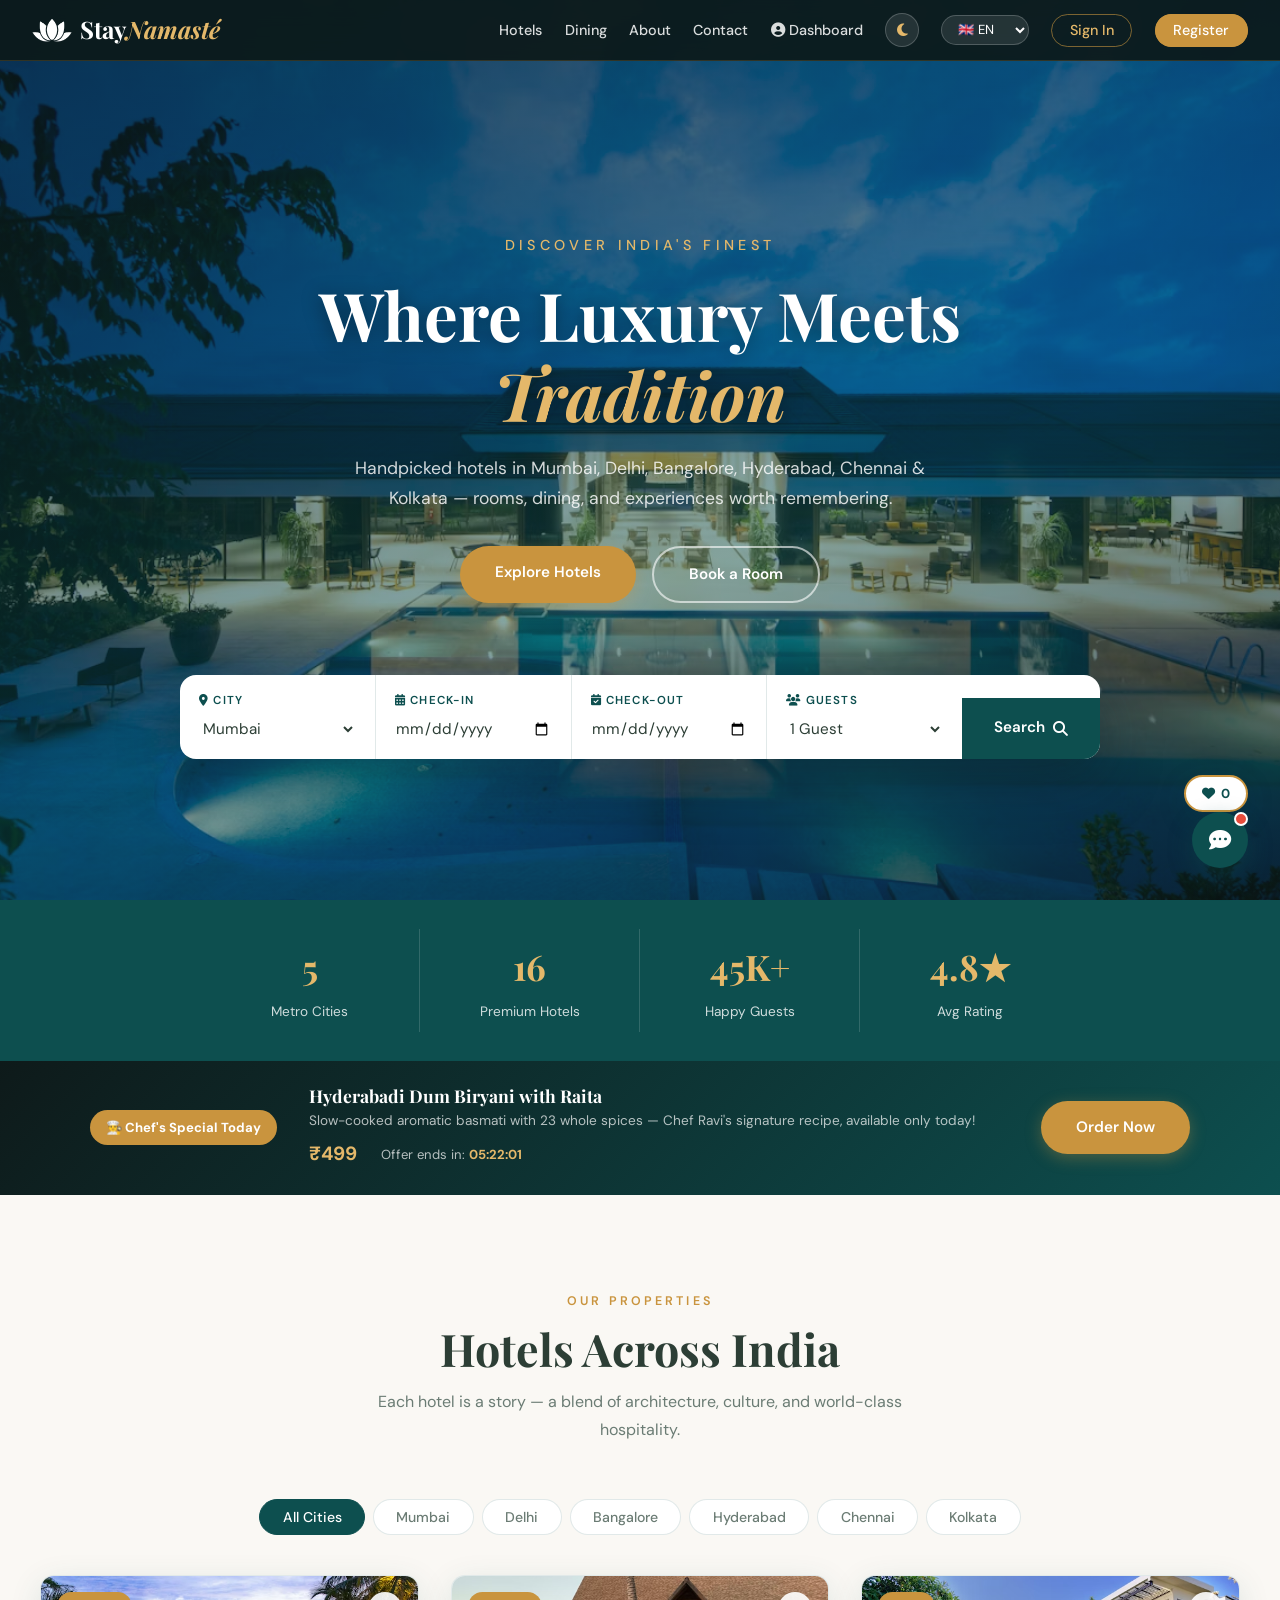
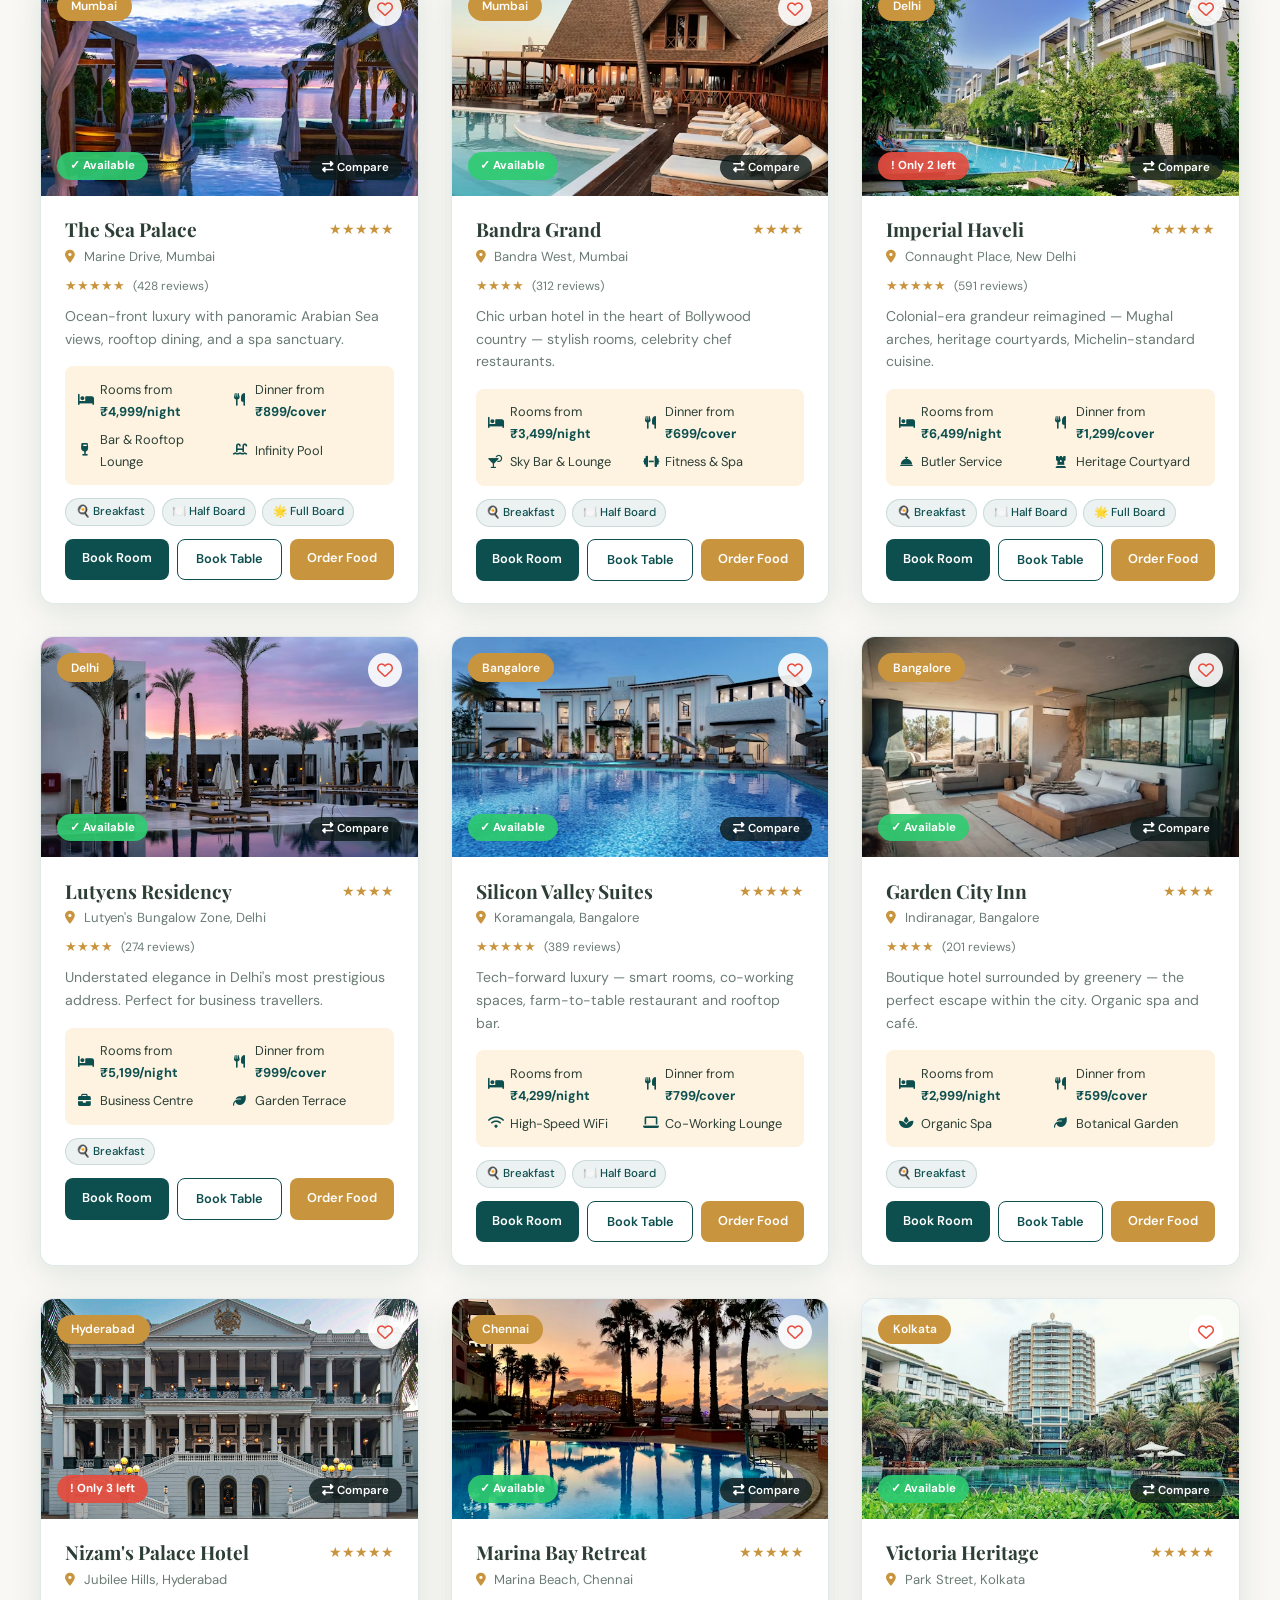
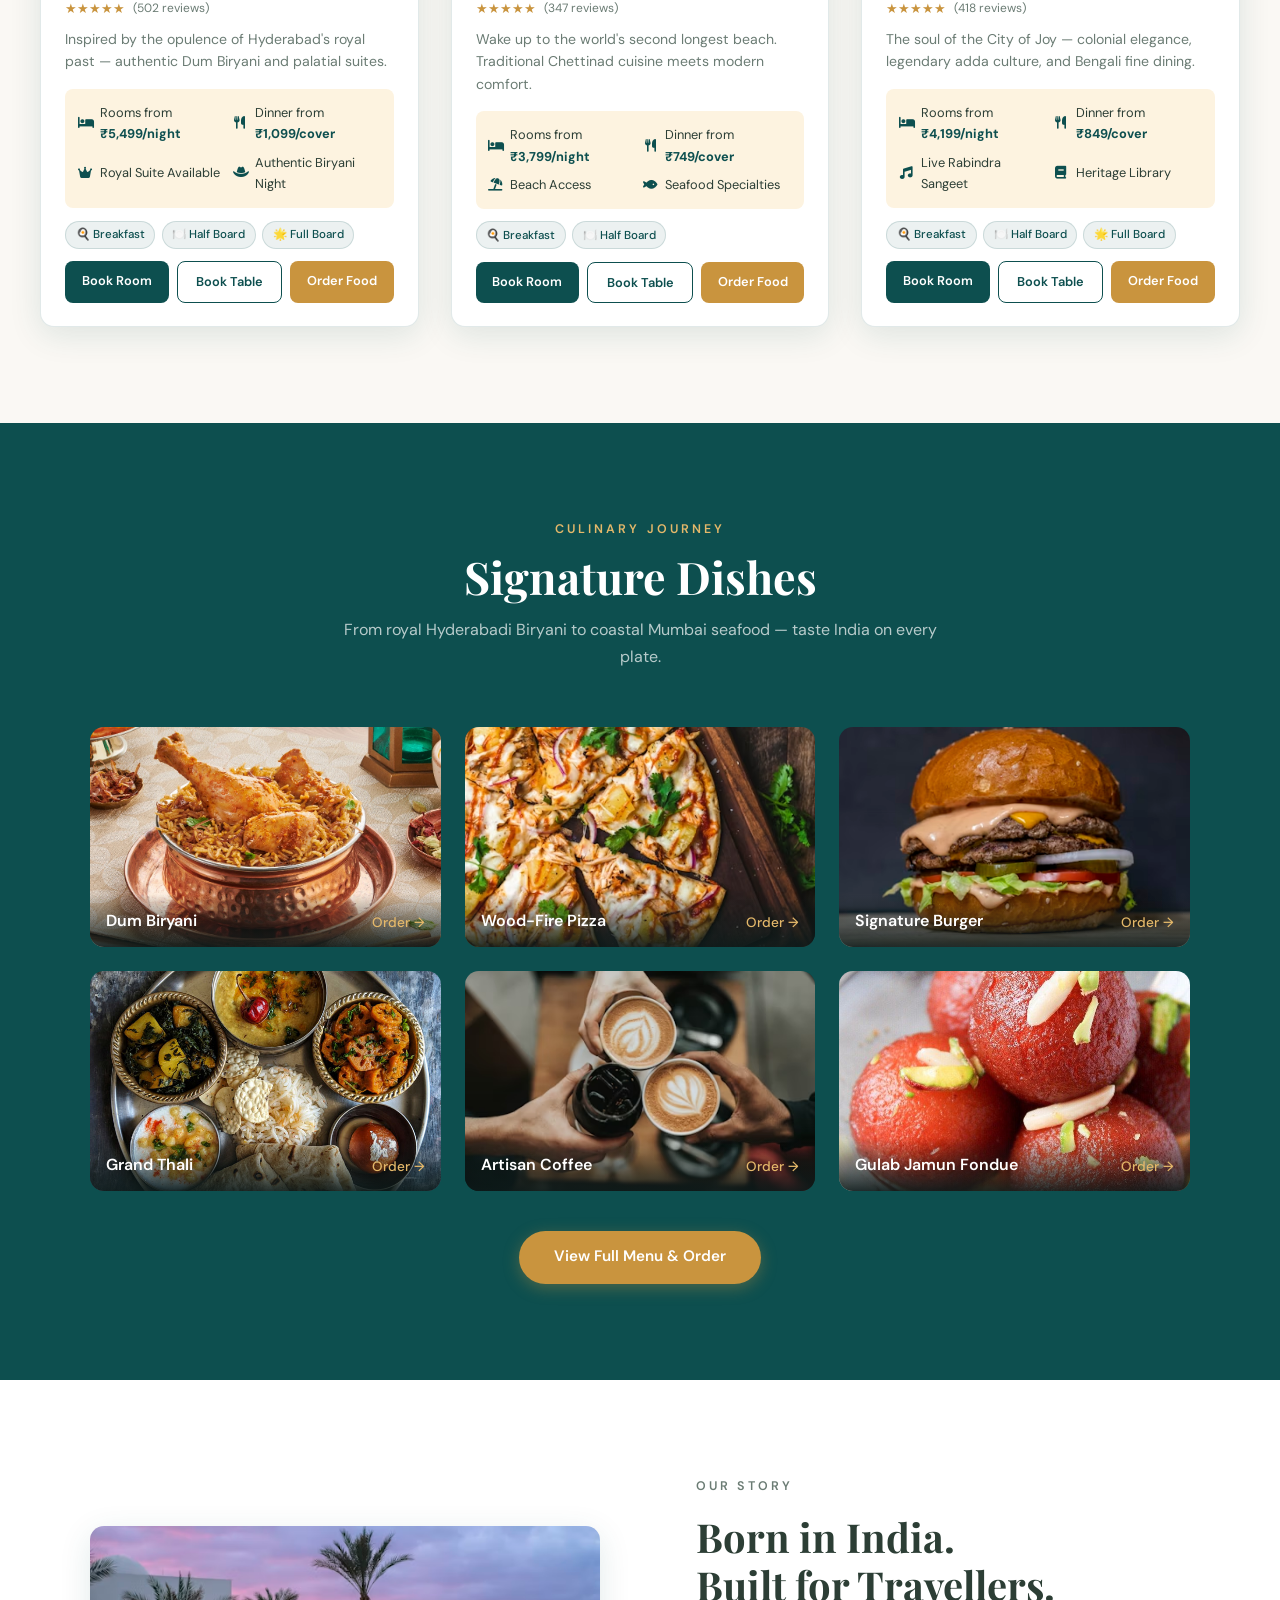
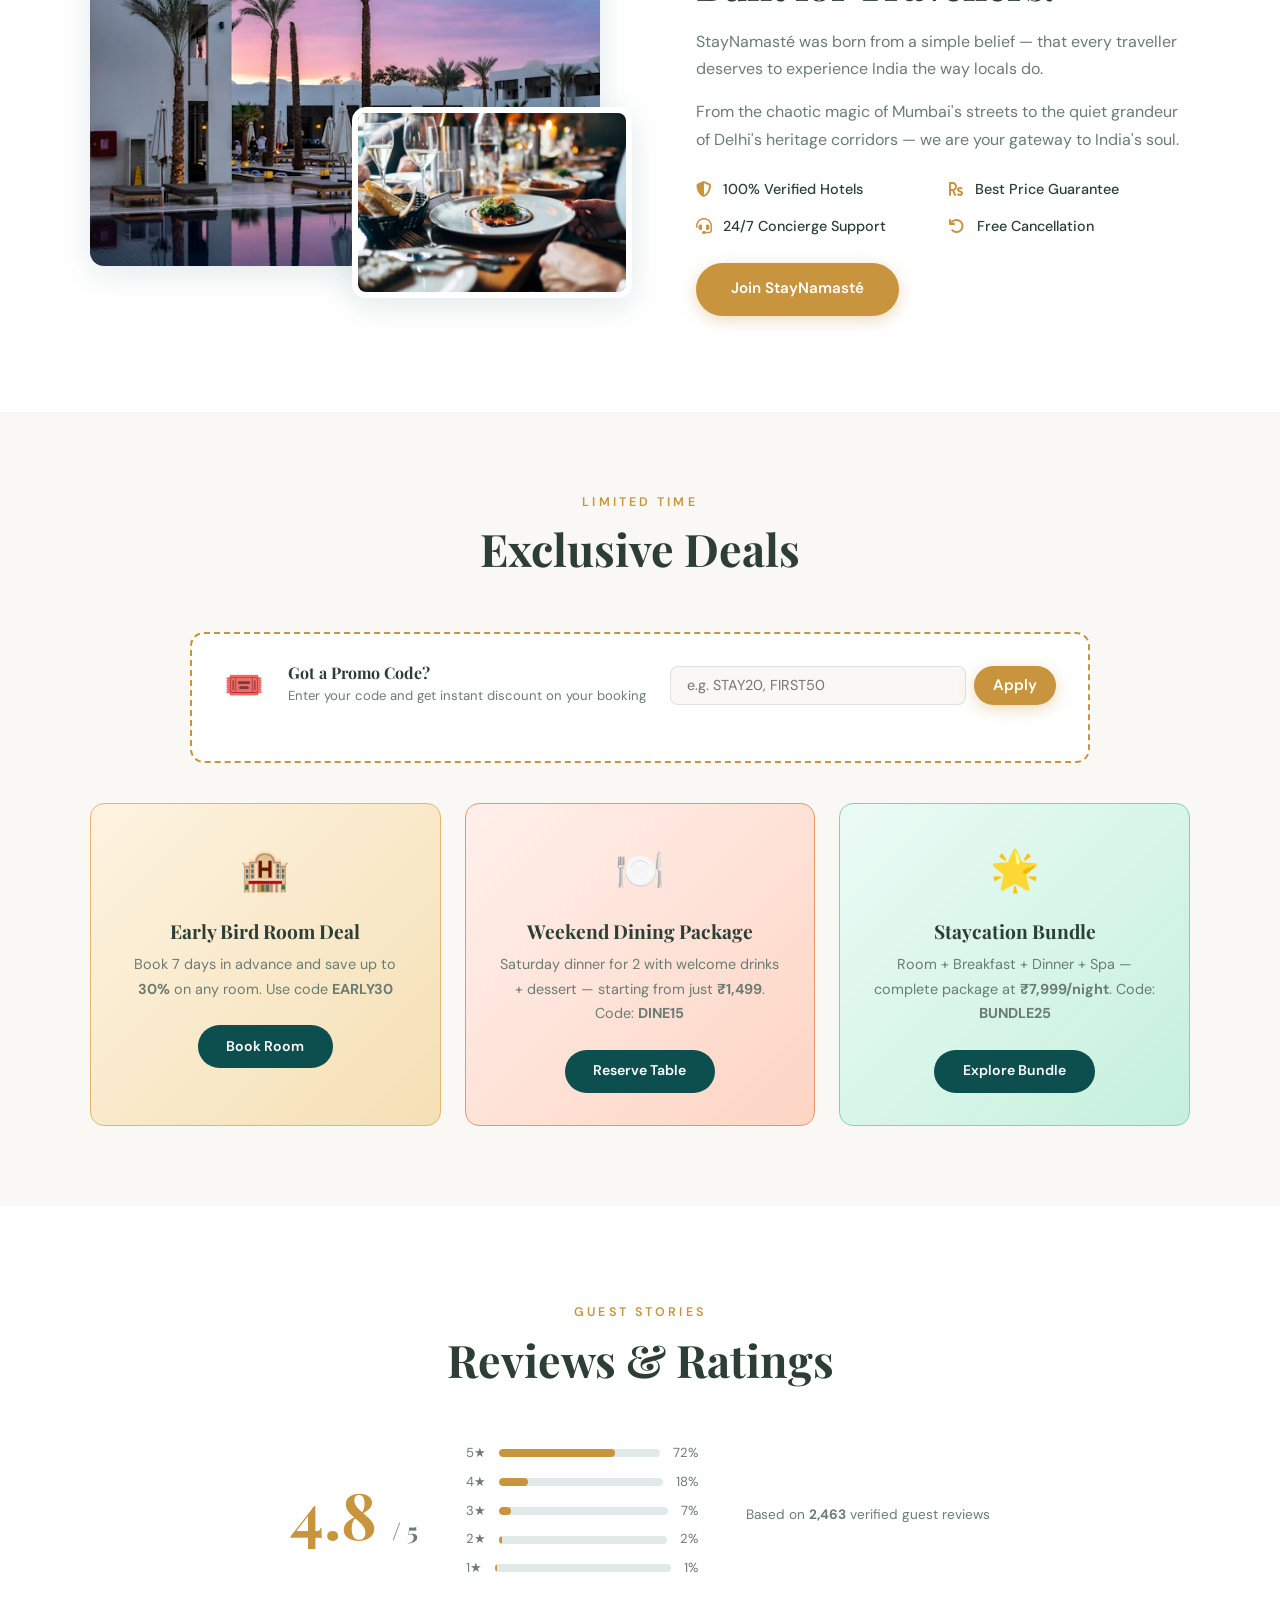
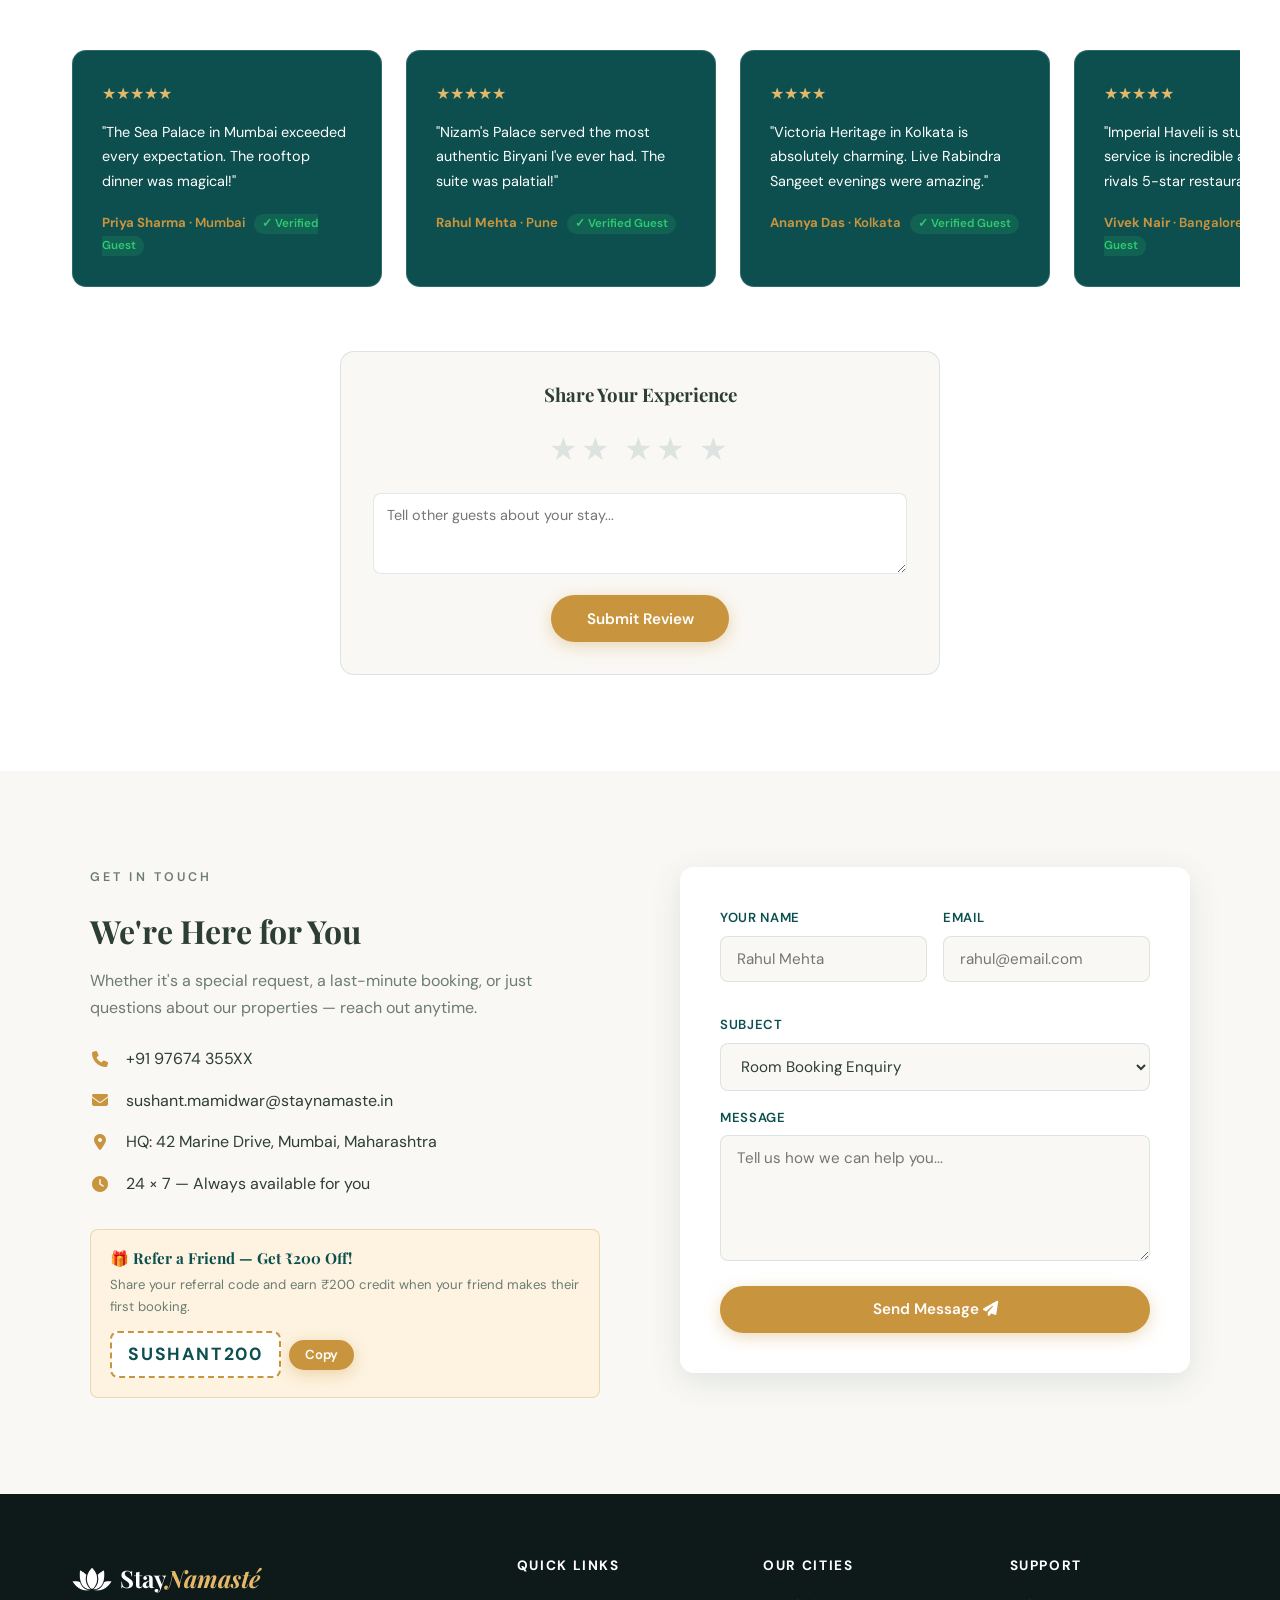
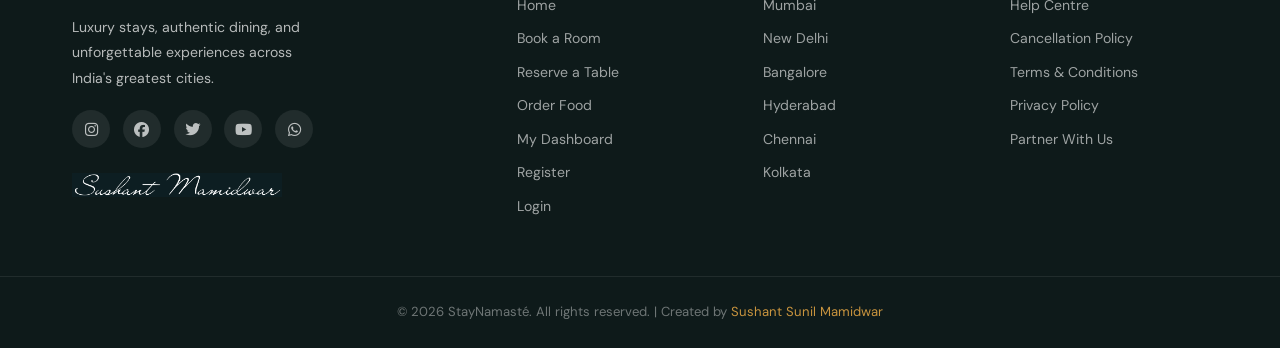
<file: index.html>
<!DOCTYPE html>
<html lang="en" data-theme="light">

<head>
  <meta charset="UTF-8" />
  <meta name="viewport" content="width=device-width, initial-scale=1.0" />
  <title>Hotel-StayNamasté — By_@SushantMamidwar</title>
  <link rel="preconnect" href="https://fonts.googleapis.com" />
  <link
    href="https://fonts.googleapis.com/css2?family=Playfair+Display:ital,wght@0,400;0,700;1,400&family=DM+Sans:wght@300;400;500;600&display=swap"
    rel="stylesheet" />
  <link rel="stylesheet" href="https://cdnjs.cloudflare.com/ajax/libs/font-awesome/6.4.0/css/all.min.css" />
  <link rel="stylesheet" href="style.css" />
</head>

<div class="nav-overlay" id="navOverlay"></div>

<body>

  <!-- ======== NAVBAR ======== -->
  <nav class="navbar" id="navbar">
    <div class="nav-inner">
      <a href="index.html" class="nav-logo">
        <!-- <span class="logo-icon">🕌</span> -->
        <img src="logo.png" alt="Logo" class="logo-img" />
        <span>Stay<em>Namasté</em></span>
      </a>
      <ul class="nav-links" id="nav-links">
        <li><a href="#hotels">Hotels</a></li>
        <li><a href="#food">Dining</a></li>
        <li><a href="#about">About</a></li>
        <li><a href="#contact">Contact</a></li>
        <li><a href="dashboard.html"><i class="fas fa-user-circle"></i> Dashboard</a></li>
        <li>
          <button class="dark-mode-toggle" id="darkToggle" title="Toggle Dark Mode">
            <i class="fas fa-moon"></i>
          </button>
        </li>
        <li>
          <select class="lang-select" id="langSelect" onchange="changeLanguage(this.value)">
            <option value="en">🇬🇧 EN</option>
            <option value="hi">🇮🇳 HI</option>
            <option value="ta">Tamil</option>
            <option value="te">Telugu</option>
            <option value="bn">Bengali</option>
          </select>
        </li>
        <li><a href="login.html" class="nav-btn">Sign In</a></li>
        <li><a href="registration.html" class="nav-btn nav-btn-solid">Register</a></li>

        <!-- <li class="sushant-logo">
            <a href="https://www.linkedin.com/in/sushant-mamidwar-9b4b90257" target="_blank">
              <img src="Sushant_logo.png" alt="Sushant LinkedIn" class="nav-extra-logo" />
            </a>
          </li> -->
      </ul>
      <button class="hamburger" id="hamburger" aria-label="Menu">
        <span></span><span></span><span></span>
      </button>
    </div>
  </nav>

  <!-- ======== HERO ======== -->
  <section class="hero" id="home">
    <div class="hero-bg">
      <div class="hero-overlay"></div>
      <img src="image_list/Homepage/hero_hotel.jpg" alt="Luxury Hotel" class="hero-img" />
    </div>
    <div class="hero-content">
      <p class="hero-tagline" data-i18n="tagline">Discover India's Finest</p>
      <h1 class="hero-title">Where Luxury Meets <em>Tradition</em></h1>
      <p class="hero-sub" data-i18n="heroSub">Handpicked hotels in Mumbai, Delhi, Bangalore, Hyderabad, Chennai &
        Kolkata — rooms, dining, and experiences worth remembering.</p>
      <div class="hero-actions">
        <a href="#hotels" class="btn-primary" data-i18n="exploreHotels">Explore Hotels</a>
        <a href="room_booking.html" class="btn-outline" data-i18n="bookRoom">Book a Room</a>
      </div>
    </div>
    <!-- SEARCH BAR -->
    <div class="search-bar">
      <div class="search-group">
        <label><i class="fas fa-map-marker-alt"></i> City</label>
        <select id="searchCity">
          <option>Mumbai</option>
          <option>Delhi</option>
          <option>Bangalore</option>
          <option>Hyderabad</option>
          <option>Chennai</option>
          <option>Kolkata</option>
        </select>
      </div>
      <div class="search-group">
        <label><i class="fas fa-calendar-alt"></i> Check-In</label>
        <input type="date" id="searchCheckin" />
      </div>
      <div class="search-group">
        <label><i class="fas fa-calendar-check"></i> Check-Out</label>
        <input type="date" id="searchCheckout" />
      </div>
      <div class="search-group">
        <label><i class="fas fa-users"></i> Guests</label>
        <select>
          <option>1 Guest</option>
          <option>2 Guests</option>
          <option>3 Guests</option>
          <option>4+ Guests</option>
        </select>
      </div>
      <a href="room_booking.html" class="search-btn" onclick="passSearchData()">Search <i class="fas fa-search"></i></a>
    </div>
  </section>

  <!-- ======== STATS STRIP ======== -->
  <section class="stats-strip">
    <div class="stat-item"><span class="stat-num" data-count="6">0</span><span class="stat-label">Metro Cities</span>
    </div>
    <div class="stat-item"><span class="stat-num" data-count="18">0</span><span class="stat-label">Premium Hotels</span>
    </div>
    <div class="stat-item"><span class="stat-num counter-k" data-count="50">0</span><span class="stat-label">Happy
        Guests</span></div>
    <div class="stat-item"><span class="stat-num">4.8★</span><span class="stat-label">Avg Rating</span></div>
  </section>

  <!-- ======== CHEF'S SPECIAL OF THE DAY ======== -->
  <section class="chefs-special">
    <div class="chefs-special-inner">
      <div class="chefs-badge">👨‍🍳 Chef's Special Today</div>
      <div class="chefs-content">
        <h3 id="chefsDish">Hyderabadi Dum Biryani with Raita</h3>
        <p id="chefsDesc">Slow-cooked aromatic basmati with 23 whole spices — Chef Ravi's signature recipe, available
          only today!</p>
        <div class="chefs-meta">
          <span class="chefs-price">₹499</span>
          <span class="chefs-timer" id="chefsTimer">Offer ends in: <strong id="chefsCountdown">06:32:14</strong></span>
        </div>
      </div>
      <a href="food_order.html" class="btn-primary">Order Now</a>
    </div>
  </section>

  <!-- ======== HOTELS SECTION ======== -->
  <section id="hotels" class="section hotels-section">
    <div class="section-header">
      <p class="section-tag">Our Properties</p>
      <h2>Hotels Across India</h2>
      <p class="section-sub">Each hotel is a story — a blend of architecture, culture, and world-class hospitality.</p>
    </div>

    <!-- ROOM COMPARISON BAR -->
    <div class="compare-bar" id="compareBar" style="display:none">
      <div class="compare-bar-inner">
        <span>Compare Rooms: </span>
        <div class="compare-chips" id="compareChips"></div>
        <a href="compare.html" class="btn-primary" id="compareBtn"
          style="font-size:0.85rem;padding:0.5rem 1.2rem">Compare Now</a>
        <button onclick="clearCompare()"
          style="background:none;border:none;color:var(--gold);cursor:pointer;font-size:1.2rem">✕</button>
      </div>
    </div>

    <!-- CITY FILTER TABS -->
    <div class="city-tabs" id="cityTabs">
      <button class="city-tab active" data-city="all">All Cities</button>
      <button class="city-tab" data-city="mumbai">Mumbai</button>
      <button class="city-tab" data-city="delhi">Delhi</button>
      <button class="city-tab" data-city="bangalore">Bangalore</button>
      <button class="city-tab" data-city="hyderabad">Hyderabad</button>
      <button class="city-tab" data-city="chennai">Chennai</button>
      <button class="city-tab" data-city="kolkata">Kolkata</button>
    </div>

    <div class="hotels-grid" id="hotelsGrid">

      <!-- HOTEL CARD TEMPLATE (Mumbai) -->
      <div class="hotel-card reveal" data-city="mumbai" data-hotel="sea-palace">
        <div class="hotel-img-wrap">
          <img src="image_list/Homepage/hotel-sea-palace.jpg" alt="The Sea Palace" loading="lazy" />
          <span class="hotel-badge">Mumbai</span>
          <button class="wishlist-btn" onclick="toggleWishlist(this,'The Sea Palace')" title="Save to Wishlist">
            <i class="far fa-heart"></i>
          </button>
          <button class="compare-check-btn" onclick="addToCompare(this,'The Sea Palace','₹4,999')"
            title="Add to Compare">
            <i class="fas fa-exchange-alt"></i> Compare
          </button>
          <div class="hotel-overlay">
            <a href="https://www.google.com/maps/@18.9438,72.8231,3a,75y,90t/data=!3m1!1e3" target="_blank"
              class="overlay-btn">View Details &amp; 360°</a>
          </div>
          <div class="avail-badge avail-good">✓ Available</div>
        </div>
        <div class="hotel-info">
          <div class="hotel-name-row">
            <h3>The Sea Palace</h3>
            <span class="hotel-stars">★★★★★</span>
          </div>
          <p class="hotel-loc"><i class="fas fa-map-marker-alt"></i> Marine Drive, Mumbai</p>
          <div class="hotel-rating-row">
            <div class="mini-stars">★★★★★</div>
            <span class="rating-count">(428 reviews)</span>
          </div>
          <p class="hotel-desc">Ocean-front luxury with panoramic Arabian Sea views, rooftop dining, and a spa
            sanctuary.</p>
          <div class="hotel-params">
            <div class="param"><i class="fas fa-bed"></i><span>Rooms from <strong>₹4,999/night</strong></span></div>
            <div class="param"><i class="fas fa-utensils"></i><span>Dinner from <strong>₹899/cover</strong></span></div>
            <div class="param"><i class="fas fa-wine-glass"></i><span>Bar &amp; Rooftop Lounge</span></div>
            <div class="param"><i class="fas fa-swimming-pool"></i><span>Infinity Pool</span></div>
          </div>
          <div class="meal-plans">
            <span class="meal-tag">🍳 Breakfast</span>
            <span class="meal-tag">🍽️ Half Board</span>
            <span class="meal-tag">🌟 Full Board</span>
          </div>
          <div class="hotel-actions">
            <a href="room_booking.html?hotel=sea-palace" class="btn-book">Book Room</a>
            <a href="table_booking.html?hotel=sea-palace" class="btn-book btn-book-alt">Book Table</a>
            <a href="food_order.html" class="btn-book btn-book-food">Order Food</a>
          </div>
        </div>
      </div>

      <div class="hotel-card reveal" data-city="mumbai" data-hotel="bandra-grand">
        <div class="hotel-img-wrap">
          <img src="image_list/Homepage/hotel-bandra-grand.jpg" alt="Bandra Grand" loading="lazy" />
          <span class="hotel-badge">Mumbai</span>
          <button class="wishlist-btn" onclick="toggleWishlist(this,'Bandra Grand')" title="Save to Wishlist"><i
              class="far fa-heart"></i></button>
          <button class="compare-check-btn" onclick="addToCompare(this,'Bandra Grand','₹3,499')"><i
              class="fas fa-exchange-alt"></i> Compare</button>
          <div class="hotel-overlay">
            <a href="https://www.google.com/maps/@19.0596,72.8295,3a,75y,90t/data=!3m1!1e3" target="_blank"
              class="overlay-btn">View Details &amp; 360°</a>
          </div>
          <div class="avail-badge avail-good">✓ Available</div>
        </div>
        <div class="hotel-info">
          <div class="hotel-name-row">
            <h3>Bandra Grand</h3><span class="hotel-stars">★★★★</span>
          </div>
          <p class="hotel-loc"><i class="fas fa-map-marker-alt"></i> Bandra West, Mumbai</p>
          <div class="hotel-rating-row">
            <div class="mini-stars">★★★★</div><span class="rating-count">(312 reviews)</span>
          </div>
          <p class="hotel-desc">Chic urban hotel in the heart of Bollywood country — stylish rooms, celebrity chef
            restaurants.</p>
          <div class="hotel-params">
            <div class="param"><i class="fas fa-bed"></i><span>Rooms from <strong>₹3,499/night</strong></span></div>
            <div class="param"><i class="fas fa-utensils"></i><span>Dinner from <strong>₹699/cover</strong></span></div>
            <div class="param"><i class="fas fa-cocktail"></i><span>Sky Bar &amp; Lounge</span></div>
            <div class="param"><i class="fas fa-dumbbell"></i><span>Fitness &amp; Spa</span></div>
          </div>
          <div class="meal-plans"><span class="meal-tag">🍳 Breakfast</span><span class="meal-tag">🍽️ Half Board</span>
          </div>
          <div class="hotel-actions">
            <a href="room_booking.html?hotel=bandra-grand" class="btn-book">Book Room</a>
            <a href="table_booking.html" class="btn-book btn-book-alt">Book Table</a>
            <a href="food_order.html" class="btn-book btn-book-food">Order Food</a>
          </div>
        </div>
      </div>

      <div class="hotel-card reveal" data-city="delhi" data-hotel="imperial-haveli">
        <div class="hotel-img-wrap">
          <img src="image_list/Homepage/hotel-imperial-haveli.jpg" alt="Imperial Haveli" loading="lazy" />
          <span class="hotel-badge">Delhi</span>
          <button class="wishlist-btn" onclick="toggleWishlist(this,'Imperial Haveli')"><i
              class="far fa-heart"></i></button>
          <button class="compare-check-btn" onclick="addToCompare(this,'Imperial Haveli','₹6,499')"><i
              class="fas fa-exchange-alt"></i> Compare</button>
          <div class="hotel-overlay"><a href="https://www.google.com/maps/@28.6315,77.2167,3a,75y,90t/data=!3m1!1e3"
              target="_blank" class="overlay-btn">View Details &amp; 360°</a></div>
          <div class="avail-badge avail-few">! Only 2 left</div>
        </div>
        <div class="hotel-info">
          <div class="hotel-name-row">
            <h3>Imperial Haveli</h3><span class="hotel-stars">★★★★★</span>
          </div>
          <p class="hotel-loc"><i class="fas fa-map-marker-alt"></i> Connaught Place, New Delhi</p>
          <div class="hotel-rating-row">
            <div class="mini-stars">★★★★★</div><span class="rating-count">(591 reviews)</span>
          </div>
          <p class="hotel-desc">Colonial-era grandeur reimagined — Mughal arches, heritage courtyards, Michelin-standard
            cuisine.</p>
          <div class="hotel-params">
            <div class="param"><i class="fas fa-bed"></i><span>Rooms from <strong>₹6,499/night</strong></span></div>
            <div class="param"><i class="fas fa-utensils"></i><span>Dinner from <strong>₹1,299/cover</strong></span>
            </div>
            <div class="param"><i class="fas fa-concierge-bell"></i><span>Butler Service</span></div>
            <div class="param"><i class="fas fa-chess-rook"></i><span>Heritage Courtyard</span></div>
          </div>
          <div class="meal-plans"><span class="meal-tag">🍳 Breakfast</span><span class="meal-tag">🍽️ Half
              Board</span><span class="meal-tag">🌟 Full Board</span></div>
          <div class="hotel-actions">
            <a href="room_booking.html?hotel=imperial-haveli" class="btn-book">Book Room</a>
            <a href="table_booking.html" class="btn-book btn-book-alt">Book Table</a>
            <a href="food_order.html" class="btn-book btn-book-food">Order Food</a>
          </div>
        </div>
      </div>

      <div class="hotel-card reveal" data-city="delhi" data-hotel="lutyens">
        <div class="hotel-img-wrap">
          <img src="image_list/Homepage/hotel-lutyens.jpg" alt="Lutyens Residency" loading="lazy" />
          <span class="hotel-badge">Delhi</span>
          <button class="wishlist-btn" onclick="toggleWishlist(this,'Lutyens Residency')"><i
              class="far fa-heart"></i></button>
          <button class="compare-check-btn" onclick="addToCompare(this,'Lutyens Residency','₹5,199')"><i
              class="fas fa-exchange-alt"></i> Compare</button>
          <div class="hotel-overlay"><a href="https://www.google.com/maps/@28.5918,77.1722,3a,75y,90t/data=!3m1!1e3"
              target="_blank" class="overlay-btn">View Details &amp; 360°</a></div>
          <div class="avail-badge avail-good">✓ Available</div>
        </div>
        <div class="hotel-info">
          <div class="hotel-name-row">
            <h3>Lutyens Residency</h3><span class="hotel-stars">★★★★</span>
          </div>
          <p class="hotel-loc"><i class="fas fa-map-marker-alt"></i> Lutyen's Bungalow Zone, Delhi</p>
          <div class="hotel-rating-row">
            <div class="mini-stars">★★★★</div><span class="rating-count">(274 reviews)</span>
          </div>
          <p class="hotel-desc">Understated elegance in Delhi's most prestigious address. Perfect for business
            travellers.</p>
          <div class="hotel-params">
            <div class="param"><i class="fas fa-bed"></i><span>Rooms from <strong>₹5,199/night</strong></span></div>
            <div class="param"><i class="fas fa-utensils"></i><span>Dinner from <strong>₹999/cover</strong></span></div>
            <div class="param"><i class="fas fa-briefcase"></i><span>Business Centre</span></div>
            <div class="param"><i class="fas fa-leaf"></i><span>Garden Terrace</span></div>
          </div>
          <div class="meal-plans"><span class="meal-tag">🍳 Breakfast</span></div>
          <div class="hotel-actions">
            <a href="room_booking.html?hotel=lutyens" class="btn-book">Book Room</a>
            <a href="table_booking.html" class="btn-book btn-book-alt">Book Table</a>
            <a href="food_order.html" class="btn-book btn-book-food">Order Food</a>
          </div>
        </div>
      </div>

      <div class="hotel-card reveal" data-city="bangalore" data-hotel="silicon-suites">
        <div class="hotel-img-wrap">
          <img src="image_list/Homepage/hotel-silicon-suites.jpg" alt="Silicon Valley Suites" loading="lazy" />
          <span class="hotel-badge">Bangalore</span>
          <button class="wishlist-btn" onclick="toggleWishlist(this,'Silicon Valley Suites')"><i
              class="far fa-heart"></i></button>
          <button class="compare-check-btn" onclick="addToCompare(this,'Silicon Valley Suites','₹4,299')"><i
              class="fas fa-exchange-alt"></i> Compare</button>
          <div class="hotel-overlay"><a href="https://www.google.com/maps/@12.9352,77.6245,3a,75y,90t/data=!3m1!1e3"
              target="_blank" class="overlay-btn">View Details &amp; 360°</a></div>
          <div class="avail-badge avail-good">✓ Available</div>
        </div>
        <div class="hotel-info">
          <div class="hotel-name-row">
            <h3>Silicon Valley Suites</h3><span class="hotel-stars">★★★★★</span>
          </div>
          <p class="hotel-loc"><i class="fas fa-map-marker-alt"></i> Koramangala, Bangalore</p>
          <div class="hotel-rating-row">
            <div class="mini-stars">★★★★★</div><span class="rating-count">(389 reviews)</span>
          </div>
          <p class="hotel-desc">Tech-forward luxury — smart rooms, co-working spaces, farm-to-table restaurant and
            rooftop bar.</p>
          <div class="hotel-params">
            <div class="param"><i class="fas fa-bed"></i><span>Rooms from <strong>₹4,299/night</strong></span></div>
            <div class="param"><i class="fas fa-utensils"></i><span>Dinner from <strong>₹799/cover</strong></span></div>
            <div class="param"><i class="fas fa-wifi"></i><span>High-Speed WiFi</span></div>
            <div class="param"><i class="fas fa-laptop"></i><span>Co-Working Lounge</span></div>
          </div>
          <div class="meal-plans"><span class="meal-tag">🍳 Breakfast</span><span class="meal-tag">🍽️ Half Board</span>
          </div>
          <div class="hotel-actions">
            <a href="room_booking.html?hotel=silicon-suites" class="btn-book">Book Room</a>
            <a href="table_booking.html" class="btn-book btn-book-alt">Book Table</a>
            <a href="food_order.html" class="btn-book btn-book-food">Order Food</a>
          </div>
        </div>
      </div>

      <div class="hotel-card reveal" data-city="bangalore" data-hotel="garden-city">
        <div class="hotel-img-wrap">
          <img src="image_list/Homepage/hotel-garden-city.jpg" alt="Garden City Inn" loading="lazy" />
          <span class="hotel-badge">Bangalore</span>
          <button class="wishlist-btn" onclick="toggleWishlist(this,'Garden City Inn')"><i
              class="far fa-heart"></i></button>
          <button class="compare-check-btn" onclick="addToCompare(this,'Garden City Inn','₹2,999')"><i
              class="fas fa-exchange-alt"></i> Compare</button>
          <div class="hotel-overlay"><a href="https://www.google.com/maps/@12.9716,77.6412,3a,75y,90t/data=!3m1!1e3"
              target="_blank" class="overlay-btn">View Details &amp; 360°</a></div>
          <div class="avail-badge avail-good">✓ Available</div>
        </div>
        <div class="hotel-info">
          <div class="hotel-name-row">
            <h3>Garden City Inn</h3><span class="hotel-stars">★★★★</span>
          </div>
          <p class="hotel-loc"><i class="fas fa-map-marker-alt"></i> Indiranagar, Bangalore</p>
          <div class="hotel-rating-row">
            <div class="mini-stars">★★★★</div><span class="rating-count">(201 reviews)</span>
          </div>
          <p class="hotel-desc">Boutique hotel surrounded by greenery — the perfect escape within the city. Organic spa
            and café.</p>
          <div class="hotel-params">
            <div class="param"><i class="fas fa-bed"></i><span>Rooms from <strong>₹2,999/night</strong></span></div>
            <div class="param"><i class="fas fa-utensils"></i><span>Dinner from <strong>₹599/cover</strong></span></div>
            <div class="param"><i class="fas fa-spa"></i><span>Organic Spa</span></div>
            <div class="param"><i class="fas fa-leaf"></i><span>Botanical Garden</span></div>
          </div>
          <div class="meal-plans"><span class="meal-tag">🍳 Breakfast</span></div>
          <div class="hotel-actions">
            <a href="room_booking.html?hotel=garden-city" class="btn-book">Book Room</a>
            <a href="table_booking.html" class="btn-book btn-book-alt">Book Table</a>
            <a href="food_order.html" class="btn-book btn-book-food">Order Food</a>
          </div>
        </div>
      </div>

      <div class="hotel-card reveal" data-city="hyderabad" data-hotel="nizams-palace">
        <div class="hotel-img-wrap">
          <img src="image_list/Homepage/hotel-nizams-palace.jpg" alt="Nizams Palace Hotel" loading="lazy" />
          <span class="hotel-badge">Hyderabad</span>
          <button class="wishlist-btn" onclick="toggleWishlist(this,'Nizams Palace')"><i
              class="far fa-heart"></i></button>
          <button class="compare-check-btn" onclick="addToCompare(this,'Nizams Palace','₹5,499')"><i
              class="fas fa-exchange-alt"></i> Compare</button>

          <div class="hotel-overlay"><a href="https://www.google.com/maps/@17.4239,78.4738,3a,75y,90t/data=!3m1!1e3"
              target="_blank" class="overlay-btn">View Details &amp; 360°</a></div>
          <div class="avail-badge avail-few">! Only 3 left</div>
        </div>
        <div class="hotel-info">
          <div class="hotel-name-row">
            <h3>Nizam's Palace Hotel</h3><span class="hotel-stars">★★★★★</span>
          </div>
          <p class="hotel-loc"><i class="fas fa-map-marker-alt"></i> Jubilee Hills, Hyderabad</p>
          <div class="hotel-rating-row">
            <div class="mini-stars">★★★★★</div><span class="rating-count">(502 reviews)</span>
          </div>
          <p class="hotel-desc">Inspired by the opulence of Hyderabad's royal past — authentic Dum Biryani and palatial
            suites.</p>
          <div class="hotel-params">
            <div class="param"><i class="fas fa-bed"></i><span>Rooms from <strong>₹5,499/night</strong></span></div>
            <div class="param"><i class="fas fa-utensils"></i><span>Dinner from <strong>₹1,099/cover</strong></span>
            </div>
            <div class="param"><i class="fas fa-crown"></i><span>Royal Suite Available</span></div>
            <div class="param"><i class="fas fa-hat-cowboy"></i><span>Authentic Biryani Night</span></div>
          </div>
          <div class="meal-plans"><span class="meal-tag">🍳 Breakfast</span><span class="meal-tag">🍽️ Half
              Board</span><span class="meal-tag">🌟 Full Board</span></div>
          <div class="hotel-actions">
            <a href="room_booking.html?hotel=nizams-palace" class="btn-book">Book Room</a>
            <a href="table_booking.html" class="btn-book btn-book-alt">Book Table</a>
            <a href="food_order.html" class="btn-book btn-book-food">Order Food</a>
          </div>
        </div>
      </div>

      <div class="hotel-card reveal" data-city="chennai" data-hotel="marina-bay">
        <div class="hotel-img-wrap">
          <img src="image_list/Homepage/hotel-marina-bay.jpg" alt="Marina Bay Retreat" loading="lazy" />
          <span class="hotel-badge">Chennai</span>
          <button class="wishlist-btn" onclick="toggleWishlist(this,'Marina Bay Retreat')"><i
              class="far fa-heart"></i></button>
          <button class="compare-check-btn" onclick="addToCompare(this,'Marina Bay Retreat','₹3,799')"><i
              class="fas fa-exchange-alt"></i> Compare</button>
          <div class="hotel-overlay"><a href="https://www.google.com/maps/@13.0500,80.2824,3a,75y,90t/data=!3m1!1e3"
              target="_blank" class="overlay-btn">View Details &amp; 360°</a></div>
          <div class="avail-badge avail-good">✓ Available</div>
        </div>
        <div class="hotel-info">
          <div class="hotel-name-row">
            <h3>Marina Bay Retreat</h3><span class="hotel-stars">★★★★★</span>
          </div>
          <p class="hotel-loc"><i class="fas fa-map-marker-alt"></i> Marina Beach, Chennai</p>
          <div class="hotel-rating-row">
            <div class="mini-stars">★★★★★</div><span class="rating-count">(347 reviews)</span>
          </div>
          <p class="hotel-desc">Wake up to the world's second longest beach. Traditional Chettinad cuisine meets modern
            comfort.</p>
          <div class="hotel-params">
            <div class="param"><i class="fas fa-bed"></i><span>Rooms from <strong>₹3,799/night</strong></span></div>
            <div class="param"><i class="fas fa-utensils"></i><span>Dinner from <strong>₹749/cover</strong></span></div>
            <div class="param"><i class="fas fa-umbrella-beach"></i><span>Beach Access</span></div>
            <div class="param"><i class="fas fa-fish"></i><span>Seafood Specialties</span></div>
          </div>
          <div class="meal-plans"><span class="meal-tag">🍳 Breakfast</span><span class="meal-tag">🍽️ Half Board</span>
          </div>
          <div class="hotel-actions">
            <a href="room_booking.html?hotel=marina-bay" class="btn-book">Book Room</a>
            <a href="table_booking.html" class="btn-book btn-book-alt">Book Table</a>
            <a href="food_order.html" class="btn-book btn-book-food">Order Food</a>
          </div>
        </div>
      </div>

      <div class="hotel-card reveal" data-city="kolkata" data-hotel="victoria-heritage">
        <div class="hotel-img-wrap">
          <img src="image_list/Homepage/hotel-victoria-heritage.jpg" alt="Victoria Heritage" loading="lazy" />
          <span class="hotel-badge">Kolkata</span>
          <button class="wishlist-btn" onclick="toggleWishlist(this,'Victoria Heritage')"><i
              class="far fa-heart"></i></button>
          <button class="compare-check-btn" onclick="addToCompare(this,'Victoria Heritage','₹4,199')"><i
              class="fas fa-exchange-alt"></i> Compare</button>
          <div class="hotel-overlay"><a href="https://www.google.com/maps/@22.5448,88.3426,3a,75y,90t/data=!3m1!1e3"
              target="_blank" class="overlay-btn">View Details &amp; 360°</a></div>
          <div class="avail-badge avail-good">✓ Available</div>
        </div>
        <div class="hotel-info">
          <div class="hotel-name-row">
            <h3>Victoria Heritage</h3><span class="hotel-stars">★★★★★</span>
          </div>
          <p class="hotel-loc"><i class="fas fa-map-marker-alt"></i> Park Street, Kolkata</p>
          <div class="hotel-rating-row">
            <div class="mini-stars">★★★★★</div><span class="rating-count">(418 reviews)</span>
          </div>
          <p class="hotel-desc">The soul of the City of Joy — colonial elegance, legendary adda culture, and Bengali
            fine dining.</p>
          <div class="hotel-params">
            <div class="param"><i class="fas fa-bed"></i><span>Rooms from <strong>₹4,199/night</strong></span></div>
            <div class="param"><i class="fas fa-utensils"></i><span>Dinner from <strong>₹849/cover</strong></span></div>
            <div class="param"><i class="fas fa-music"></i><span>Live Rabindra Sangeet</span></div>
            <div class="param"><i class="fas fa-book"></i><span>Heritage Library</span></div>
          </div>
          <div class="meal-plans"><span class="meal-tag">🍳 Breakfast</span><span class="meal-tag">🍽️ Half
              Board</span><span class="meal-tag">🌟 Full Board</span></div>
          <div class="hotel-actions">
            <a href="room_booking.html?hotel=victoria-heritage" class="btn-book">Book Room</a>
            <a href="table_booking.html" class="btn-book btn-book-alt">Book Table</a>
            <a href="food_order.html" class="btn-book btn-book-food">Order Food</a>
          </div>
        </div>
      </div>

    </div>
  </section>

  <!-- ======== DINING SECTION ======== -->
  <section id="food" class="section dining-section">
    <div class="section-header light">
      <p class="section-tag">Culinary Journey</p>
      <h2>Signature Dishes</h2>
      <p class="section-sub">From royal Hyderabadi Biryani to coastal Mumbai seafood — taste India on every plate.</p>
    </div>
    <div class="food-grid">
      <div class="food-card"><img src="image_list/Food Dining Section/food-biryani.jpg" alt="Biryani" loading="lazy" />
        <div class="food-label"><span>Dum Biryani</span><a href="food_order.html">Order →</a></div>
      </div>
      <div class="food-card"><img src="image_list/Food Dining Section/food-pizza.jpg" alt="Pizza" loading="lazy" />
        <div class="food-label"><span>Wood-Fire Pizza</span><a href="food_order.html">Order →</a></div>
      </div>
      <div class="food-card"><img src="image_list/Food Dining Section/food-burger.jpg" alt="Burger" loading="lazy" />
        <div class="food-label"><span>Signature Burger</span><a href="food_order.html">Order →</a></div>
      </div>
      <div class="food-card"><img src="image_list/Food Dining Section/food-thali.jpg" alt="Thali" loading="lazy" />
        <div class="food-label"><span>Grand Thali</span><a href="food_order.html">Order →</a></div>
      </div>
      <div class="food-card"><img src="image_list/Food Dining Section/food-coffee.jpg" alt="Coffee" loading="lazy" />
        <div class="food-label"><span>Artisan Coffee</span><a href="food_order.html">Order →</a></div>
      </div>
      <div class="food-card"><img src="image_list/Food Dining Section/food-gulabjamun.jpg" alt="Dessert"
          loading="lazy" />
        <div class="food-label"><span>Gulab Jamun Fondue</span><a href="food_order.html">Order →</a></div>
      </div>
    </div>
    <div style="text-align:center;margin-top:2.5rem">
      <a href="food_order.html" class="btn-primary">View Full Menu &amp; Order</a>
    </div>
  </section>

  <!-- ======== ABOUT ======== -->
  <section id="about" class="section about-section">
    <div class="about-grid">
      <div class="about-img-col">
        <img src="image_list/Homepage/hotel-lutyens.jpg" alt="Hotel Lobby" class="about-img-main" />
        <img src="image_list/Homepage/about-dining.jpg" alt="Fine Dining" class="about-img-secondary" />
      </div>
      <div class="about-text-col">
        <p class="section-tag">Our Story</p>
        <h2>Born in India.<br />Built for Travellers.</h2>
        <p>StayNamasté was born from a simple belief — that every traveller deserves to experience India the way locals
          do.</p>
        <p>From the chaotic magic of Mumbai's streets to the quiet grandeur of Delhi's heritage corridors — we are your
          gateway to India's soul.</p>
        <div class="about-features">
          <div class="ab-feat"><i class="fas fa-shield-alt"></i><span>100% Verified Hotels</span></div>
          <div class="ab-feat"><i class="fas fa-rupee-sign"></i><span>Best Price Guarantee</span></div>
          <div class="ab-feat"><i class="fas fa-headset"></i><span>24/7 Concierge Support</span></div>
          <div class="ab-feat"><i class="fas fa-undo"></i><span>Free Cancellation</span></div>
        </div>
        <a href="registration.html" class="btn-primary" style="margin-top:1.5rem;display:inline-block">Join
          StayNamasté</a>
      </div>
    </div>
  </section>

  <!-- ======== SPECIAL OFFERS WITH PROMO ======== -->
  <section class="offers-section">
    <div class="section-header">
      <p class="section-tag">Limited Time</p>
      <h2>Exclusive Deals</h2>
    </div>
    <!-- PROMO CODE BOX -->
    <div class="promo-box">
      <div class="promo-inner">
        <div class="promo-icon">🎟️</div>
        <div>
          <h4>Got a Promo Code?</h4>
          <p>Enter your code and get instant discount on your booking</p>
        </div>
        <div class="promo-input-wrap">
          <input type="text" id="promoInput" placeholder="e.g. STAY20, FIRST50" />
          <button onclick="applyPromo()" class="btn-primary" style="padding:0.6rem 1.2rem">Apply</button>
        </div>
        <div class="promo-result" id="promoResult"></div>
      </div>
    </div>
    <div class="offers-grid">
      <div class="offer-card offer-gold">
        <div class="offer-icon">🏨</div>
        <h3>Early Bird Room Deal</h3>
        <p>Book 7 days in advance and save up to <strong>30%</strong> on any room. Use code <strong>EARLY30</strong></p>
        <a href="room_booking.html" class="offer-btn">Book Room</a>
      </div>
      <div class="offer-card offer-terracotta">
        <div class="offer-icon">🍽️</div>
        <h3>Weekend Dining Package</h3>
        <p>Saturday dinner for 2 with welcome drinks + dessert — starting from just <strong>₹1,499</strong>. Code:
          <strong>DINE15</strong>
        </p>
        <a href="table_booking.html" class="offer-btn">Reserve Table</a>
      </div>
      <div class="offer-card offer-green">
        <div class="offer-icon">🌟</div>
        <h3>Staycation Bundle</h3>
        <p>Room + Breakfast + Dinner + Spa — complete package at <strong>₹7,999/night</strong>. Code:
          <strong>BUNDLE25</strong>
        </p>
        <a href="room_booking.html" class="offer-btn">Explore Bundle</a>
      </div>
    </div>
  </section>

  <!-- ======== REVIEWS SECTION ======== -->
  <section class="reviews-section section">
    <div class="section-header">
      <p class="section-tag">Guest Stories</p>
      <h2>Reviews & Ratings</h2>
    </div>
    <div class="reviews-summary">
      <div class="review-score">4.8 <span>/ 5</span></div>
      <div class="review-bars">
        <div class="review-bar-row"><span>5★</span>
          <div class="review-bar">
            <div style="width:72%"></div>
          </div><span>72%</span>
        </div>
        <div class="review-bar-row"><span>4★</span>
          <div class="review-bar">
            <div style="width:18%"></div>
          </div><span>18%</span>
        </div>
        <div class="review-bar-row"><span>3★</span>
          <div class="review-bar">
            <div style="width:7%"></div>
          </div><span>7%</span>
        </div>
        <div class="review-bar-row"><span>2★</span>
          <div class="review-bar">
            <div style="width:2%"></div>
          </div><span>2%</span>
        </div>
        <div class="review-bar-row"><span>1★</span>
          <div class="review-bar">
            <div style="width:1%"></div>
          </div><span>1%</span>
        </div>
      </div>
      <div class="review-total">Based on <strong>2,463</strong> verified guest reviews</div>
    </div>
    <div class="testimonials-slider">
      <div class="testimonial-card">
        <div class="testi-stars">★★★★★</div>
        <p>"The Sea Palace in Mumbai exceeded every expectation. The rooftop dinner was magical!"</p>
        <div class="testi-author"><strong>Priya Sharma</strong> · Mumbai <span class="verified-badge">✓ Verified
            Guest</span></div>
      </div>
      <div class="testimonial-card">
        <div class="testi-stars">★★★★★</div>
        <p>"Nizam's Palace served the most authentic Biryani I've ever had. The suite was palatial!"</p>
        <div class="testi-author"><strong>Rahul Mehta</strong> · Pune <span class="verified-badge">✓ Verified
            Guest</span></div>
      </div>
      <div class="testimonial-card">
        <div class="testi-stars">★★★★</div>
        <p>"Victoria Heritage in Kolkata is absolutely charming. Live Rabindra Sangeet evenings were amazing."</p>
        <div class="testi-author"><strong>Ananya Das</strong> · Kolkata <span class="verified-badge">✓ Verified
            Guest</span></div>
      </div>
      <div class="testimonial-card">
        <div class="testi-stars">★★★★★</div>
        <p>"Imperial Haveli is stunning. Butler service is incredible and the food rivals 5-star restaurants abroad."
        </p>
        <div class="testi-author"><strong>Vivek Nair</strong> · Bangalore <span class="verified-badge">✓ Verified
            Guest</span></div>
      </div>
    </div>
    <!-- WRITE REVIEW -->
    <div class="write-review-box">
      <h3>Share Your Experience</h3>
      <div class="star-picker" id="starPicker">
        <span onclick="setRating(1)">★</span><span onclick="setRating(2)">★</span>
        <span onclick="setRating(3)">★</span><span onclick="setRating(4)">★</span>
        <span onclick="setRating(5)">★</span>
      </div>
      <textarea id="reviewText" placeholder="Tell other guests about your stay..." rows="3"></textarea>
      <button onclick="submitReview()" class="btn-primary" style="margin-top:0.8rem">Submit Review</button>
      <div id="reviewSuccess" style="display:none;color:#2d7a50;margin-top:0.5rem;font-weight:600">✅ Thank you! Your
        review has been submitted.</div>
    </div>
  </section>

  <!-- ======== CONTACT ======== -->
  <section id="contact" class="contact-section section">
    <div class="contact-grid">
      <div class="contact-info">
        <p class="section-tag">Get in Touch</p>
        <h2>We're Here for You</h2>
        <p>Whether it's a special request, a last-minute booking, or just questions about our properties — reach out
          anytime.</p>
        <div class="contact-details">
          <div class="contact-item"><i class="fas fa-phone"></i><span>+91 97674 355XX</span></div>
          <div class="contact-item"><i class="fas fa-envelope"></i><span>sushant.mamidwar@staynamaste.in</span></div>
          <div class="contact-item"><i class="fas fa-map-marker-alt"></i><span>HQ: 42 Marine Drive, Mumbai,
              Maharashtra</span></div>
          <div class="contact-item"><i class="fas fa-clock"></i><span>24 × 7 — Always available for you</span></div>
        </div>
        <!-- REFERRAL BOX -->
        <div class="referral-box">
          <h4>🎁 Refer a Friend — Get ₹200 Off!</h4>
          <p>Share your referral code and earn ₹200 credit when your friend makes their first booking.</p>
          <div class="referral-code-wrap">
            <span class="referral-code" id="refCode">SUSHANT200</span>
            <button onclick="copyReferral()" class="btn-primary"
              style="padding:0.4rem 1rem;font-size:0.82rem">Copy</button>
          </div>
        </div>
      </div>
      <form class="contact-form" id="contactForm">
        <div class="form-row">
          <div class="form-field">
            <label>Your Name</label>
            <input type="text" placeholder="Rahul Mehta" required />
          </div>
          <div class="form-field">
            <label>Email</label>
            <input type="email" placeholder="rahul@email.com" required />
          </div>
        </div>
        <div class="form-field">
          <label>Subject</label>
          <select>
            <option>Room Booking Enquiry</option>
            <option>Table Reservation</option>
            <option>Food Order</option>
            <option>Feedback</option>
            <option>Other</option>
          </select>
        </div>
        <div class="form-field">
          <label>Message</label>
          <textarea rows="5" placeholder="Tell us how we can help you..."></textarea>
        </div>
        <button type="submit" class="btn-primary" style="width:100%">Send Message <i
            class="fas fa-paper-plane"></i></button>
        <div class="form-success" id="formSuccess">✅ Message sent! We'll get back to you shortly.</div>
      </form>
    </div>
  </section>

  <!-- ======== FOOTER ======== -->
  <footer class="footer">
    <div class="footer-top">
      <div class="footer-brand">
        <!-- <div class="footer-logo">🕌 Stay<em>Namasté</em></div> -->

        <div class="footer-logo">
          <img src="logo.png" alt="StayNamasté Logo" class="footer-logo-img" />
          <span>Stay<em>Namasté</em></span>
        </div>
        <p>Luxury stays, authentic dining, and unforgettable experiences across India's greatest cities.</p>
        <div class="social-links">
          <a href="#" title="Instagram"><i class="fab fa-instagram"></i></a>
          <a href="#" title="Facebook"><i class="fab fa-facebook"></i></a>
          <a href="#" title="Twitter"><i class="fab fa-twitter"></i></a>
          <a href="#" title="YouTube"><i class="fab fa-youtube"></i></a>
          <a href="#" title="WhatsApp"><i class="fab fa-whatsapp"></i></a>
        </div>

        <li class="sushant-logo">
          <a href="https://www.linkedin.com/in/sushant-mamidwar-9b4b90257" target="_blank">
            <img src="Sushant_logo.png" alt="Sushant LinkedIn" class="nav-extra-logo" />
          </a>
        </li>
      </div>
      <div class="footer-col">
        <h4>Quick Links</h4>
        <a href="index.html">Home</a>
        <a href="room_booking.html">Book a Room</a>
        <a href="table_booking.html">Reserve a Table</a>
        <a href="food_order.html">Order Food</a>
        <a href="dashboard.html">My Dashboard</a>
        <a href="registration.html">Register</a>
        <a href="login.html">Login</a>
      </div>
      <div class="footer-col">
        <h4>Our Cities</h4>
        <a href="#">Mumbai</a>
        <a href="#">New Delhi</a>
        <a href="#">Bangalore</a>
        <a href="#">Hyderabad</a>
        <a href="#">Chennai</a>
        <a href="#">Kolkata</a>
      </div>
      <div class="footer-col">
        <h4>Support</h4>
        <a href="#">Help Centre</a>
        <a href="#">Cancellation Policy</a>
        <a href="#">Terms &amp; Conditions</a>
        <a href="#">Privacy Policy</a>
        <a href="#">Partner With Us</a>
      </div>
    </div>
    <!-- <div class="footer-bottom">
      <p>© 2026 StayNamasté. All rights reserved. | Created by <a href="#" style="color:var(--gold)">Sushant Sunil
          Mamidwar</a></p>
    </div> -->

    <div class="footer-bottom">
      <p>
        © 2026 StayNamasté. All rights reserved. | Created by
        <a href="https://www.linkedin.com/in/sushant-mamidwar-9b4b90257" target="_blank" rel="noopener noreferrer"
          style="color:var(--gold)">
          Sushant Sunil Mamidwar
        </a>
      </p>
    </div>
  </footer>



  <!-- ======== CHATBOT ======== -->
  <div class="chatbot-bubble" id="chatbotBubble" onclick="toggleChatbot()">
    <i class="fas fa-comment-dots"></i>
    <span class="chat-ping"></span>
  </div>
  <div class="chatbot-window" id="chatbotWindow">
    <div class="chat-header">
      <div><strong>🤖 NamasteBot</strong><br /><small>Ask me anything!</small></div>
      <button onclick="toggleChatbot()"
        style="background:none;border:none;color:white;font-size:1.2rem;cursor:pointer">✕</button>
    </div>
    <div class="chat-messages" id="chatMessages">
      <div class="chat-msg bot">Namaste! 🙏 I'm NamasBot. I can help you with room bookings, dining, food orders, and
        more. What can I help you with today?</div>
    </div>
    <div class="chat-quick">
      <button onclick="quickChat('Book a room')">Book Room</button>
      <button onclick="quickChat('Order food')">Order Food</button>
      <button onclick="quickChat('Book a table')">Book Table</button>
      <button onclick="quickChat('My loyalty points')">My Points</button>
    </div>
    <div class="chat-input-row">
      <input type="text" id="chatInput" placeholder="Type your message..."
        onkeypress="if(event.key==='Enter')sendChat()" />
      <button onclick="sendChat()" class="chat-send"><i class="fas fa-paper-plane"></i></button>
    </div>
  </div>

  <!-- ======== LOYALTY TOAST ======== -->
  <div class="loyalty-toast" id="loyaltyToast">
    🏆 You've earned <strong id="toastPoints">0</strong> loyalty points!
  </div>

  <!-- WISHLIST SIDEBAR -->
  <div class="wishlist-sidebar" id="wishlistSidebar">
    <div class="wishlist-header">
      <h3>❤️ My Wishlist</h3>
      <button onclick="toggleWishlistSidebar()"
        style="background:none;border:none;font-size:1.3rem;cursor:pointer">✕</button>
    </div>
    <div id="wishlistItems">
      <p style="color:var(--text-muted);padding:1rem">No saved hotels yet.</p>
    </div>
  </div>
  <button class="wishlist-fab" onclick="toggleWishlistSidebar()" title="My Wishlist">
    <i class="fas fa-heart"></i> <span id="wishlistCount">0</span>
  </button>

  <script src="main.js"></script>
</body>

</html>
</file>
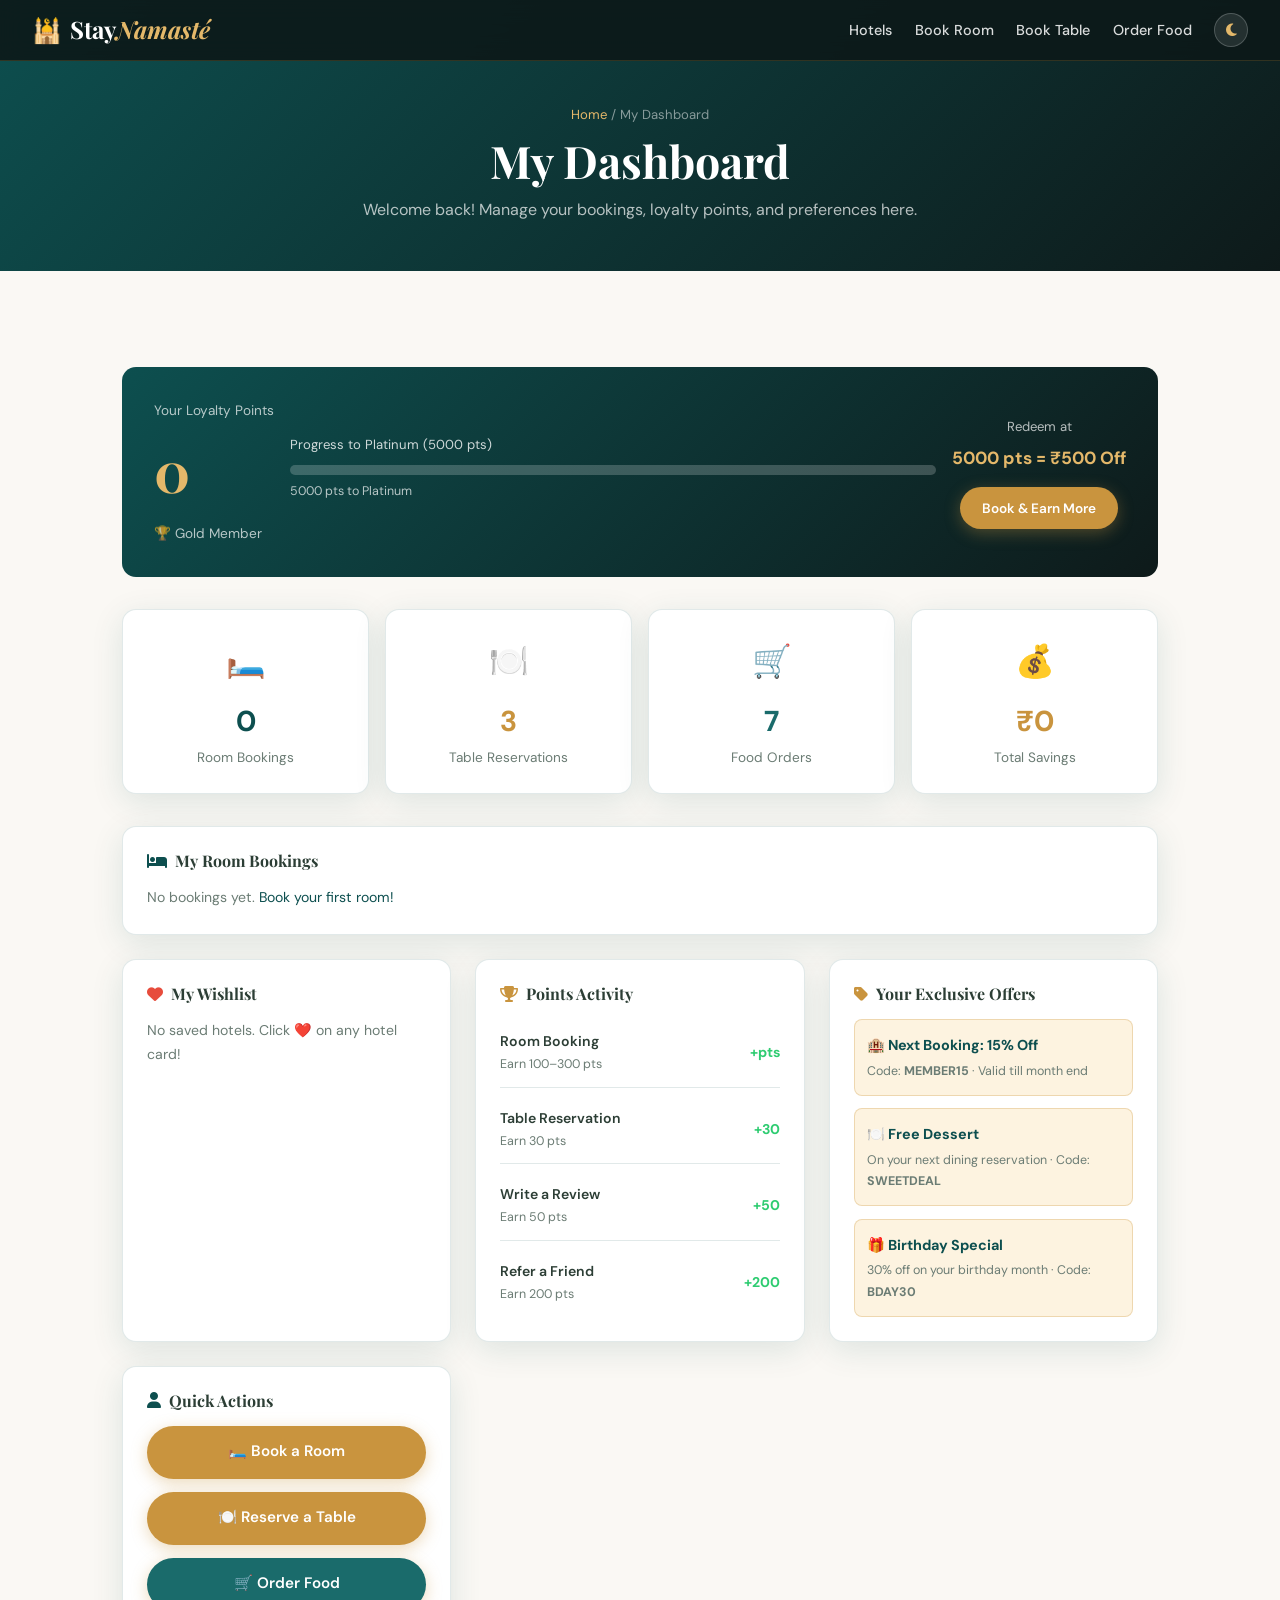
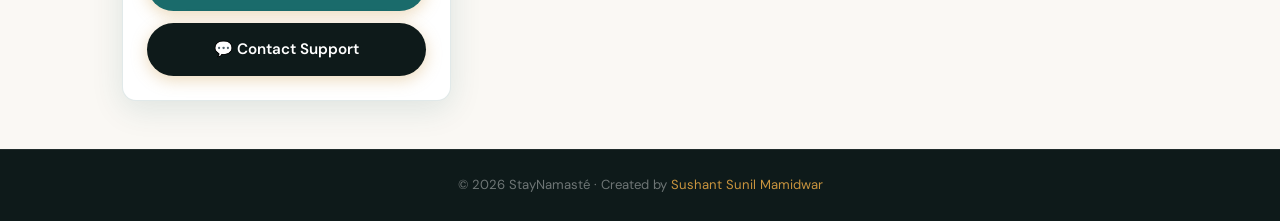
<file: dashboard.html>
<!DOCTYPE html>
<html lang="en" data-theme="light">
<head>
  <meta charset="UTF-8"/>
  <meta name="viewport" content="width=device-width, initial-scale=1.0"/>
  <title>My Dashboard — StayNamasté</title>
  <link href="https://fonts.googleapis.com/css2?family=Playfair+Display:ital,wght@0,400;0,700;1,400&family=DM+Sans:wght@300;400;500;600&display=swap" rel="stylesheet"/>
  <link rel="stylesheet" href="https://cdnjs.cloudflare.com/ajax/libs/font-awesome/6.4.0/css/all.min.css"/>
  <link rel="stylesheet" href="style.css"/>
</head>
<body>
<nav class="navbar" id="navbar">
  <div class="nav-inner">
    <a href="index.html" class="nav-logo"><span class="logo-icon">🕌</span><span>Stay<em>Namasté</em></span></a>
    <ul class="nav-links" id="nav-links">
      <li><a href="index.html#hotels">Hotels</a></li>
      <li><a href="room_booking.html">Book Room</a></li>
      <li><a href="table_booking.html">Book Table</a></li>
      <li><a href="food_order.html">Order Food</a></li>
      <li><button class="dark-mode-toggle" id="darkToggle"><i class="fas fa-moon"></i></button></li>
    </ul>
    <button class="hamburger" id="hamburger"><span></span><span></span><span></span></button>
  </div>
</nav>

<div class="page-header">
  <p class="breadcrumb"><a href="index.html">Home</a> / My Dashboard</p>
  <h1>My Dashboard</h1>
  <p>Welcome back! Manage your bookings, loyalty points, and preferences here.</p>
</div>

<div class="dashboard-page">

  <!-- LOYALTY CARD -->
  <div class="loyalty-card">
    <div>
      <div class="loyalty-label">Your Loyalty Points</div>
      <div class="loyalty-points-display" id="dashPoints">0</div>
      <div class="loyalty-label" style="margin-top:0.3rem">🏆 Gold Member</div>
    </div>
    <div class="loyalty-progress">
      <p>Progress to Platinum (5000 pts)</p>
      <div class="progress-bar-wrap">
        <div class="progress-bar-fill" id="dashProgressBar" style="width:0%"></div>
      </div>
      <p style="margin-top:0.4rem;font-size:0.78rem;opacity:0.7" id="pointsToGo">Loading...</p>
    </div>
    <div style="text-align:center">
      <div style="font-size:0.82rem;opacity:0.7;margin-bottom:0.4rem">Redeem at</div>
      <div style="font-size:1.1rem;font-weight:700;color:var(--gold-light)">5000 pts = ₹500 Off</div>
      <a href="room_booking.html" class="btn-primary" style="margin-top:0.8rem;display:inline-block;font-size:0.85rem;padding:0.6rem 1.4rem">Book & Earn More</a>
    </div>
  </div>

  <!-- QUICK STATS -->
  <div style="display:grid;grid-template-columns:repeat(auto-fill,minmax(200px,1fr));gap:1rem;margin-bottom:2rem">
    <div class="dash-card" style="text-align:center">
      <div style="font-size:2rem;margin-bottom:0.5rem">🛏️</div>
      <div style="font-size:1.8rem;font-weight:700;color:var(--teal)" id="dashRoomCount">0</div>
      <div style="font-size:0.85rem;color:var(--text-muted)">Room Bookings</div>
    </div>
    <div class="dash-card" style="text-align:center">
      <div style="font-size:2rem;margin-bottom:0.5rem">🍽️</div>
      <div style="font-size:1.8rem;font-weight:700;color:var(--gold)">3</div>
      <div style="font-size:0.85rem;color:var(--text-muted)">Table Reservations</div>
    </div>
    <div class="dash-card" style="text-align:center">
      <div style="font-size:2rem;margin-bottom:0.5rem">🛒</div>
      <div style="font-size:1.8rem;font-weight:700;color:var(--teal-mid)">7</div>
      <div style="font-size:0.85rem;color:var(--text-muted)">Food Orders</div>
    </div>
    <div class="dash-card" style="text-align:center">
      <div style="font-size:2rem;margin-bottom:0.5rem">💰</div>
      <div style="font-size:1.8rem;font-weight:700;color:var(--gold)" id="dashSavings">₹0</div>
      <div style="font-size:0.85rem;color:var(--text-muted)">Total Savings</div>
    </div>
  </div>

  <div class="dashboard-grid">
    <!-- MY BOOKINGS -->
    <div class="dash-card" style="grid-column:1/-1">
      <h3><i class="fas fa-bed" style="color:var(--teal)"></i> My Room Bookings</h3>
      <div id="dashBookings"><p style="color:var(--text-muted);font-size:0.88rem">No bookings yet. <a href="room_booking.html" style="color:var(--teal)">Book your first room!</a></p></div>
    </div>

    <!-- WISHLIST -->
    <div class="dash-card">
      <h3><i class="fas fa-heart" style="color:#e74c3c"></i> My Wishlist</h3>
      <div id="dashWishlist"></div>
    </div>

    <!-- POINTS HISTORY -->
    <div class="dash-card">
      <h3><i class="fas fa-trophy" style="color:var(--gold)"></i> Points Activity</h3>
      <div style="display:flex;flex-direction:column;gap:0.5rem">
        <div class="booking-item"><div><div class="booking-item-name">Room Booking</div><div class="booking-item-date">Earn 100–300 pts</div></div><span style="color:#2ecc71;font-weight:700">+pts</span></div>
        <div class="booking-item"><div><div class="booking-item-name">Table Reservation</div><div class="booking-item-date">Earn 30 pts</div></div><span style="color:#2ecc71;font-weight:700">+30</span></div>
        <div class="booking-item"><div><div class="booking-item-name">Write a Review</div><div class="booking-item-date">Earn 50 pts</div></div><span style="color:#2ecc71;font-weight:700">+50</span></div>
        <div class="booking-item"><div><div class="booking-item-name">Refer a Friend</div><div class="booking-item-date">Earn 200 pts</div></div><span style="color:#2ecc71;font-weight:700">+200</span></div>
      </div>
    </div>

    <!-- SPECIAL OFFERS FOR USER -->
    <div class="dash-card">
      <h3><i class="fas fa-tag" style="color:var(--gold)"></i> Your Exclusive Offers</h3>
      <div style="display:flex;flex-direction:column;gap:0.8rem">
        <div style="background:var(--gold-pale);border-radius:8px;padding:0.8rem;border:1px solid rgba(201,148,62,0.3)">
          <div style="font-weight:700;font-size:0.9rem;color:var(--teal)">🏨 Next Booking: 15% Off</div>
          <div style="font-size:0.78rem;color:var(--text-muted);margin-top:0.2rem">Code: <strong>MEMBER15</strong> · Valid till month end</div>
        </div>
        <div style="background:var(--gold-pale);border-radius:8px;padding:0.8rem;border:1px solid rgba(201,148,62,0.3)">
          <div style="font-weight:700;font-size:0.9rem;color:var(--teal)">🍽️ Free Dessert</div>
          <div style="font-size:0.78rem;color:var(--text-muted);margin-top:0.2rem">On your next dining reservation · Code: <strong>SWEETDEAL</strong></div>
        </div>
        <div style="background:var(--gold-pale);border-radius:8px;padding:0.8rem;border:1px solid rgba(201,148,62,0.3)">
          <div style="font-weight:700;font-size:0.9rem;color:var(--teal)">🎁 Birthday Special</div>
          <div style="font-size:0.78rem;color:var(--text-muted);margin-top:0.2rem">30% off on your birthday month · Code: <strong>BDAY30</strong></div>
        </div>
      </div>
    </div>

    <!-- PROFILE SETTINGS -->
    <div class="dash-card">
      <h3><i class="fas fa-user" style="color:var(--teal)"></i> Quick Actions</h3>
      <div style="display:flex;flex-direction:column;gap:0.8rem;margin-top:0.5rem">
        <a href="room_booking.html" class="btn-primary" style="text-align:center;display:block">🛏️ Book a Room</a>
        <a href="table_booking.html" class="btn-primary" style="text-align:center;display:block;background:var(--gold)">🍽️ Reserve a Table</a>
        <a href="food_order.html" class="btn-primary" style="text-align:center;display:block;background:var(--teal-mid)">🛒 Order Food</a>
        <a href="index.html#contact" class="btn-primary" style="text-align:center;display:block;background:var(--dark)">💬 Contact Support</a>
      </div>
    </div>
  </div>
</div>

<footer class="footer">
  <div class="footer-bottom">
    <p>© 2026 StayNamasté · Created by <a href="#" style="color:var(--gold)">Sushant Sunil Mamidwar</a></p>
  </div>
</footer>

<script src="main.js"></script>
<script>
document.addEventListener('DOMContentLoaded', () => {
  // Points
  const pts = parseInt(localStorage.getItem('sn-points') || '0');
  const ptsDisplay = document.getElementById('dashPoints');
  const progressBar = document.getElementById('dashProgressBar');
  const pointsToGo  = document.getElementById('pointsToGo');
  const savings      = document.getElementById('dashSavings');
  if (ptsDisplay) ptsDisplay.textContent = pts.toLocaleString('en-IN');
  if (progressBar) progressBar.style.width = Math.min((pts / 5000) * 100, 100) + '%';
  if (pointsToGo) pointsToGo.textContent = pts >= 5000 ? '🎉 Platinum unlocked!' : `${5000 - pts} pts to Platinum`;
  if (savings) savings.textContent = '₹' + Math.floor(pts / 100) * 10;

  // Bookings
  const bookings = JSON.parse(localStorage.getItem('sn-bookings') || '[]');
  const dashRoomCount = document.getElementById('dashRoomCount');
  if (dashRoomCount) dashRoomCount.textContent = bookings.length;
  const dashBookings = document.getElementById('dashBookings');
  if (dashBookings && bookings.length > 0) {
    dashBookings.innerHTML = bookings.map(b => `
      <div class="booking-item">
        <div>
          <div class="booking-item-name">${b.hotel}</div>
          <div class="booking-item-date">${b.room} · ${b.date} · Booking #${b.id}</div>
        </div>
        <span class="booking-status status-confirmed">✓ Confirmed</span>
      </div>`).join('');
  }

  // Wishlist
  const wl = JSON.parse(localStorage.getItem('sn-wishlist') || '[]');
  const dashWishlist = document.getElementById('dashWishlist');
  if (dashWishlist) {
    dashWishlist.innerHTML = wl.length === 0
      ? '<p style="color:var(--text-muted);font-size:0.88rem">No saved hotels. Click ❤️ on any hotel card!</p>'
      : wl.map(h => `
          <div class="booking-item">
            <div class="booking-item-name">❤️ ${h}</div>
            <a href="room_booking.html" style="font-size:0.8rem;color:var(--teal);font-weight:600">Book →</a>
          </div>`).join('');
  }
});
</script>
</body>
</html>
</file>
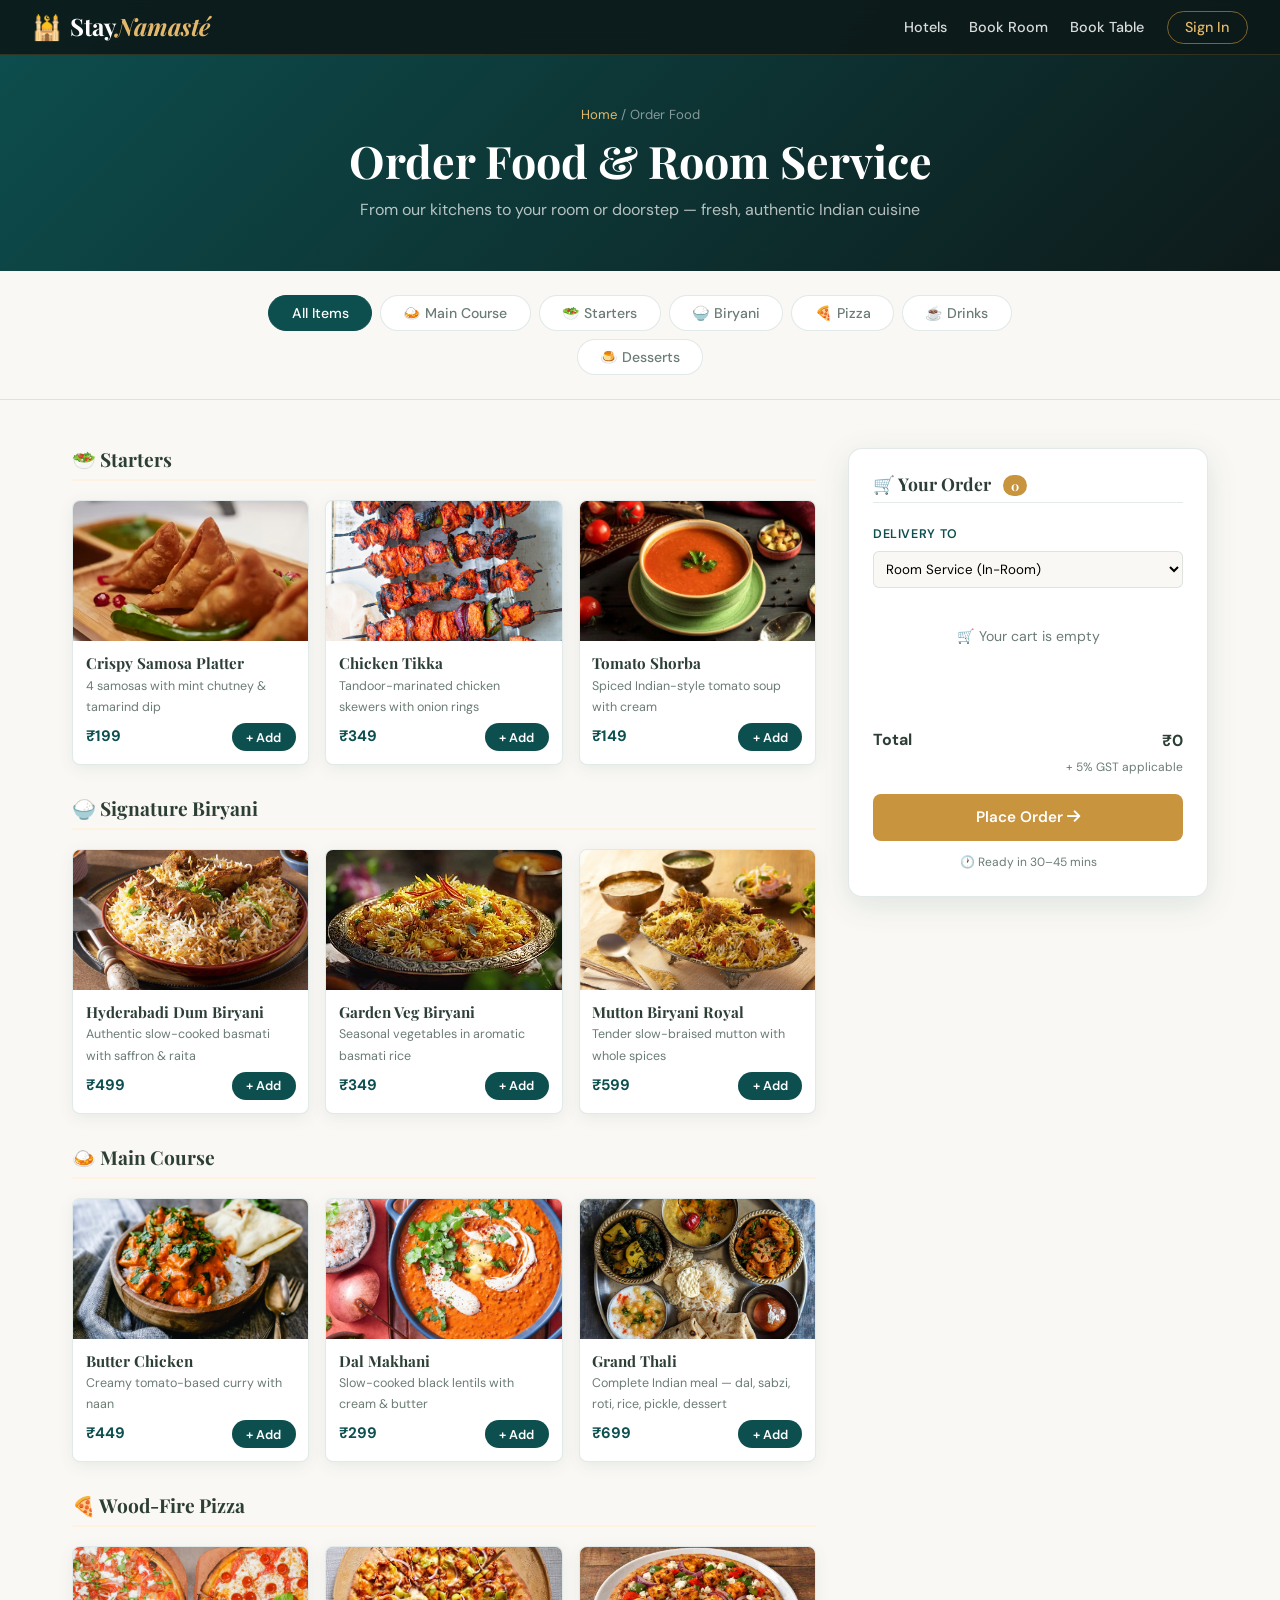
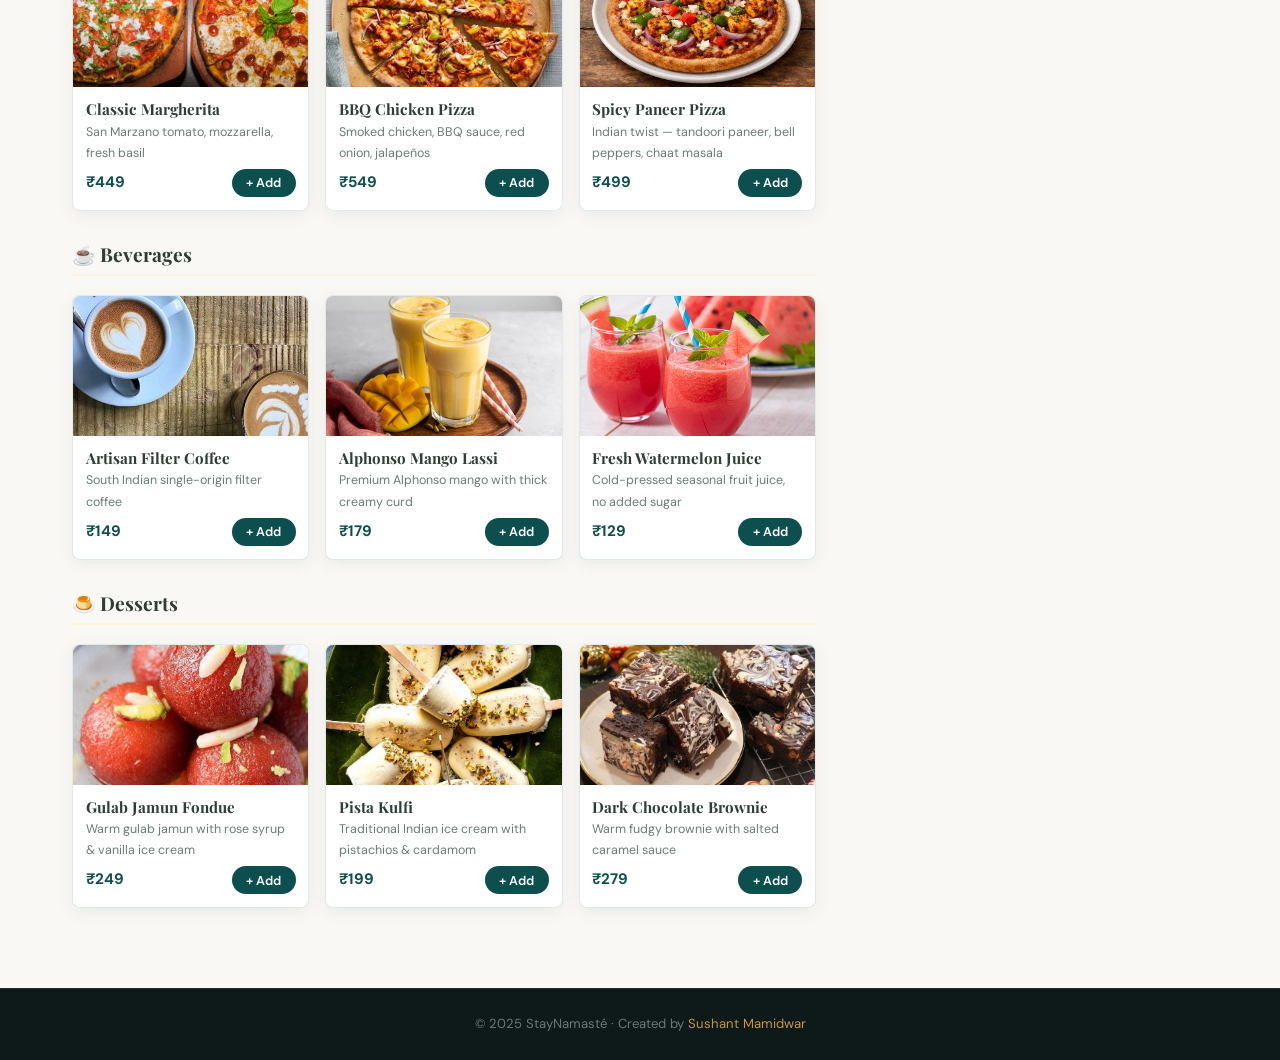
<file: food_order.html>
<!DOCTYPE html>
<html lang="en" data-theme="light">
<head>
  <meta charset="UTF-8" />
  <meta name="viewport" content="width=device-width, initial-scale=1.0" />
  <title>Order Food — StayNamasté</title>
  <link href="https://fonts.googleapis.com/css2?family=Playfair+Display:ital,wght@0,400;0,700;1,400&family=DM+Sans:wght@300;400;500;600&display=swap" rel="stylesheet" />
  <link rel="stylesheet" href="https://cdnjs.cloudflare.com/ajax/libs/font-awesome/6.4.0/css/all.min.css" />
  <link rel="stylesheet" href="style.css" />
</head>
<body>

<nav class="navbar" id="navbar">
  <div class="nav-inner">
    <a href="index.html" class="nav-logo"><span class="logo-icon">🕌</span><span>Stay<em>Namasté</em></span></a>
    <ul class="nav-links" id="nav-links">
      <li><a href="index.html#hotels">Hotels</a></li>
      <li><a href="room_booking.html">Book Room</a></li>
      <li><a href="table_booking.html">Book Table</a></li>
      <li><a href="login.html" class="nav-btn">Sign In</a></li>
    </ul>
    <button class="hamburger" id="hamburger"><span></span><span></span><span></span></button>
  </div>
</nav>

<div class="page-header">
  <p class="breadcrumb"><a href="index.html">Home</a> / Order Food</p>
  <h1>Order Food & Room Service</h1>
  <p>From our kitchens to your room or doorstep — fresh, authentic Indian cuisine</p>
</div>

<!-- CATEGORY PILLS -->
<div style="background:var(--ivory);padding:1.5rem 2rem;text-align:center;border-bottom:1px solid var(--border)">
  <div class="city-tabs" style="max-width:800px;margin:0 auto">
    <button class="city-tab active" onclick="filterMenu('all',this)">All Items</button>
    <button class="city-tab" onclick="filterMenu('main',this)">🍛 Main Course</button>
    <button class="city-tab" onclick="filterMenu('starters',this)">🥗 Starters</button>
    <button class="city-tab" onclick="filterMenu('biryani',this)">🍚 Biryani</button>
    <button class="city-tab" onclick="filterMenu('pizza',this)">🍕 Pizza</button>
    <button class="city-tab" onclick="filterMenu('drinks',this)">☕ Drinks</button>
    <button class="city-tab" onclick="filterMenu('desserts',this)">🍮 Desserts</button>
  </div>
</div>

<div class="food-order-grid">
  <!-- MENU -->
  <div class="menu-panel">

    <!-- STARTERS -->
    <div class="menu-category" data-cat="starters">
      <h3 class="menu-section-title">🥗 Starters</h3>
      <div class="menu-items-grid">
        <div class="menu-item-card">
          <img src="image_list/Food Dining Section/food-samosa.jpg" alt="Samosa"/>
          <div class="menu-item-info">
            <h4>Crispy Samosa Platter</h4>
            <p>4 samosas with mint chutney & tamarind dip</p>
            <div class="menu-item-footer">
              <span class="menu-item-price">₹199</span>
              <button class="add-to-cart-btn" onclick="addToCart('Crispy Samosa Platter', 199)">+ Add</button>
            </div>
          </div>
        </div>
        <div class="menu-item-card">
          <img src="image_list/Food Dining Section/food-chicken-tikka.jpg" alt="Tikka"/>
          <div class="menu-item-info">
            <h4>Chicken Tikka</h4>
            <p>Tandoor-marinated chicken skewers with onion rings</p>
            <div class="menu-item-footer">
              <span class="menu-item-price">₹349</span>
              <button class="add-to-cart-btn" onclick="addToCart('Chicken Tikka', 349)">+ Add</button>
            </div>
          </div>
        </div>
        <div class="menu-item-card">
          <img src="image_list/Food Dining Section/Tomato_Shorba.jpg" alt="Soup"/>
          <div class="menu-item-info">
            <h4>Tomato Shorba</h4>
            <p>Spiced Indian-style tomato soup with cream</p>
            <div class="menu-item-footer">
              <span class="menu-item-price">₹149</span>
              <button class="add-to-cart-btn" onclick="addToCart('Tomato Shorba', 149)">+ Add</button>
            </div>
          </div>
        </div>
      </div>
    </div>

    <!-- BIRYANI -->
    <div class="menu-category" data-cat="biryani">
      <h3 class="menu-section-title">🍚 Signature Biryani</h3>
      <div class="menu-items-grid">
        <div class="menu-item-card">
          <img src="image_list/Food Dining Section/Hyderabadi Dum Biryani.jpg" alt="Biryani"/>
          <div class="menu-item-info">
            <h4>Hyderabadi Dum Biryani</h4>
            <p>Authentic slow-cooked basmati with saffron & raita</p>
            <div class="menu-item-footer">
              <span class="menu-item-price">₹499</span>
              <button class="add-to-cart-btn" onclick="addToCart('Hyderabadi Dum Biryani', 499)">+ Add</button>
            </div>
          </div>
        </div>
        <div class="menu-item-card">
          <img src="image_list/Food Dining Section/Garden Veg Biryani.jpg" alt="Veg Biryani"/>
          <div class="menu-item-info">
            <h4>Garden Veg Biryani</h4>
            <p>Seasonal vegetables in aromatic basmati rice</p>
            <div class="menu-item-footer">
              <span class="menu-item-price">₹349</span>
              <button class="add-to-cart-btn" onclick="addToCart('Garden Veg Biryani', 349)">+ Add</button>
            </div>
          </div>
        </div>
        <div class="menu-item-card">
          <img src="image_list/Food Dining Section/Mutton Biryani Royal.jpg" alt="Mutton Biryani"/>
          <div class="menu-item-info">
            <h4>Mutton Biryani Royal</h4>
            <p>Tender slow-braised mutton with whole spices</p>
            <div class="menu-item-footer">
              <span class="menu-item-price">₹599</span>
              <button class="add-to-cart-btn" onclick="addToCart('Mutton Biryani Royal', 599)">+ Add</button>
            </div>
          </div>
        </div>
      </div>
    </div>

    <!-- MAIN COURSE -->
    <div class="menu-category" data-cat="main">
      <h3 class="menu-section-title">🍛 Main Course</h3>
      <div class="menu-items-grid">
        <div class="menu-item-card">
          <img src="image_list/Food Dining Section/food-butter-chicken.jpg" alt="Butter Chicken"/>
          <div class="menu-item-info">
            <h4>Butter Chicken</h4>
            <p>Creamy tomato-based curry with naan</p>
            <div class="menu-item-footer">
              <span class="menu-item-price">₹449</span>
              <button class="add-to-cart-btn" onclick="addToCart('Butter Chicken', 449)">+ Add</button>
            </div>
          </div>
        </div>
        <div class="menu-item-card">
          <img src="image_list/Food Dining Section/Dal Makhani.jpg" alt="Dal Makhani"/>
          <div class="menu-item-info">
            <h4>Dal Makhani</h4>
            <p>Slow-cooked black lentils with cream & butter</p>
            <div class="menu-item-footer">
              <span class="menu-item-price">₹299</span>
              <button class="add-to-cart-btn" onclick="addToCart('Dal Makhani', 299)">+ Add</button>
            </div>
          </div>
        </div>
        <div class="menu-item-card">
          <img src="image_list/Food Dining Section/food-thali.jpg" alt="Thali"/>
          <div class="menu-item-info">
            <h4>Grand Thali</h4>
            <p>Complete Indian meal — dal, sabzi, roti, rice, pickle, dessert</p>
            <div class="menu-item-footer">
              <span class="menu-item-price">₹699</span>
              <button class="add-to-cart-btn" onclick="addToCart('Grand Thali', 699)">+ Add</button>
            </div>
          </div>
        </div>
      </div>
    </div>

    <!-- PIZZA -->
    <div class="menu-category" data-cat="pizza">
      <h3 class="menu-section-title">🍕 Wood-Fire Pizza</h3>
      <div class="menu-items-grid">
        <div class="menu-item-card">
          <img src="image_list/Food Dining Section/Classic Margherita.jpg" alt="Margherita"/>
          <div class="menu-item-info">
            <h4>Classic Margherita</h4>
            <p>San Marzano tomato, mozzarella, fresh basil</p>
            <div class="menu-item-footer">
              <span class="menu-item-price">₹449</span>
              <button class="add-to-cart-btn" onclick="addToCart('Classic Margherita Pizza', 449)">+ Add</button>
            </div>
          </div>
        </div>
        <div class="menu-item-card">
          <img src="image_list/Food Dining Section/BBQ Chicken Pizza.webp" alt="BBQ Chicken"/>
          <div class="menu-item-info">
            <h4>BBQ Chicken Pizza</h4>
            <p>Smoked chicken, BBQ sauce, red onion, jalapeños</p>
            <div class="menu-item-footer">
              <span class="menu-item-price">₹549</span>
              <button class="add-to-cart-btn" onclick="addToCart('BBQ Chicken Pizza', 549)">+ Add</button>
            </div>
          </div>
        </div>
        <div class="menu-item-card">
          <img src="image_list/Food Dining Section/Spicy Paneer Pizza.jpg" alt="Paneer Pizza"/>
          <div class="menu-item-info">
            <h4>Spicy Paneer Pizza</h4>
            <p>Indian twist — tandoori paneer, bell peppers, chaat masala</p>
            <div class="menu-item-footer">
              <span class="menu-item-price">₹499</span>
              <button class="add-to-cart-btn" onclick="addToCart('Spicy Paneer Pizza', 499)">+ Add</button>
            </div>
          </div>
        </div>
      </div>
    </div>

    <!-- DRINKS -->
    <div class="menu-category" data-cat="drinks">
      <h3 class="menu-section-title">☕ Beverages</h3>
      <div class="menu-items-grid">
        <div class="menu-item-card">
          <img src="image_list/Food Dining Section/Artisan Filter Coffee.jpg" alt="Coffee"/>
          <div class="menu-item-info">
            <h4>Artisan Filter Coffee</h4>
            <p>South Indian single-origin filter coffee</p>
            <div class="menu-item-footer">
              <span class="menu-item-price">₹149</span>
              <button class="add-to-cart-btn" onclick="addToCart('Artisan Filter Coffee', 149)">+ Add</button>
            </div>
          </div>
        </div>
        <div class="menu-item-card">
          <img src="image_list/Food Dining Section/food-mango-lassi.jpg" alt="Mango Lassi"/>
          <div class="menu-item-info">
            <h4>Alphonso Mango Lassi</h4>
            <p>Premium Alphonso mango with thick creamy curd</p>
            <div class="menu-item-footer">
              <span class="menu-item-price">₹179</span>
              <button class="add-to-cart-btn" onclick="addToCart('Alphonso Mango Lassi', 179)">+ Add</button>
            </div>
          </div>
        </div>
        <div class="menu-item-card">
          <img src="image_list/Food Dining Section/Fresh Watermelon Juice.jpg" alt="Juice"/>
          <div class="menu-item-info">
            <h4>Fresh Watermelon Juice</h4>
            <p>Cold-pressed seasonal fruit juice, no added sugar</p>
            <div class="menu-item-footer">
              <span class="menu-item-price">₹129</span>
              <button class="add-to-cart-btn" onclick="addToCart('Fresh Watermelon Juice', 129)">+ Add</button>
            </div>
          </div>
        </div>
      </div>
    </div>

    <!-- DESSERTS -->
    <div class="menu-category" data-cat="desserts">
      <h3 class="menu-section-title">🍮 Desserts</h3>
      <div class="menu-items-grid">
        <div class="menu-item-card">
          <img src="image_list/Food Dining Section/food-gulabjamun.jpg" alt="Gulab Jamun"/>
          <div class="menu-item-info">
            <h4>Gulab Jamun Fondue</h4>
            <p>Warm gulab jamun with rose syrup & vanilla ice cream</p>
            <div class="menu-item-footer">
              <span class="menu-item-price">₹249</span>
              <button class="add-to-cart-btn" onclick="addToCart('Gulab Jamun Fondue', 249)">+ Add</button>
            </div>
          </div>
        </div>
        <div class="menu-item-card">
          <img src="image_list/Food Dining Section/food-kulfi.jpg" alt="Kulfi"/>
          <div class="menu-item-info">
            <h4>Pista Kulfi</h4>
            <p>Traditional Indian ice cream with pistachios & cardamom</p>
            <div class="menu-item-footer">
              <span class="menu-item-price">₹199</span>
              <button class="add-to-cart-btn" onclick="addToCart('Pista Kulfi', 199)">+ Add</button>
            </div>
          </div>
        </div>
        <div class="menu-item-card">
          <img src="image_list/Food Dining Section/Dark Chocolate Brownie.jpg" alt="Brownie"/>
          <div class="menu-item-info">
            <h4>Dark Chocolate Brownie</h4>
            <p>Warm fudgy brownie with salted caramel sauce</p>
            <div class="menu-item-footer">
              <span class="menu-item-price">₹279</span>
              <button class="add-to-cart-btn" onclick="addToCart('Dark Chocolate Brownie', 279)">+ Add</button>
            </div>
          </div>
        </div>
      </div>
    </div>

  </div>

  <!-- CART -->
  <div class="cart-panel">
    <h3>🛒 Your Order <span id="cartCount" style="background:var(--gold);color:white;padding:2px 8px;border-radius:50px;font-size:0.8rem;margin-left:0.5rem">0</span></h3>

    <div style="margin-bottom:0.8rem">
      <label style="font-size:0.78rem;font-weight:600;color:var(--teal);text-transform:uppercase;letter-spacing:0.05em">Delivery To</label>
      <select style="width:100%;margin-top:0.3rem;padding:0.5rem;border:1.5px solid var(--border);border-radius:6px;font-family:'DM Sans',sans-serif;background:var(--ivory)">
        <option>Room Service (In-Room)</option>
        <option>Dine-In (Restaurant)</option>
        <option>Takeaway</option>
        <option>Home Delivery</option>
      </select>
    </div>

    <div class="cart-items" id="cartItems">
      <div class="cart-empty">🛒 Your cart is empty</div>
    </div>

    <div class="cart-total">
      <span>Total</span>
      <span id="cartTotal">₹0</span>
    </div>
    <div style="font-size:0.75rem;color:var(--text-muted);text-align:right;margin-top:0.2rem">+ 5% GST applicable</div>

    <button class="checkout-btn" id="checkoutBtn">
      Place Order <i class="fas fa-arrow-right"></i>
    </button>
    <p style="text-align:center;font-size:0.75rem;color:var(--text-muted);margin-top:0.7rem">🕐 Ready in 30–45 mins</p>
  </div>
</div>

<footer class="footer">
  <div class="footer-bottom">
    <p>© 2025 StayNamasté · Created by <a href="#" style="color:var(--gold)">Sushant Mamidwar</a></p>
  </div>
</footer>

<script src="main.js"></script>
<script>
function filterMenu(cat, btn) {
  document.querySelectorAll('.city-tab').forEach(t => t.classList.remove('active'));
  btn.classList.add('active');
  document.querySelectorAll('.menu-category').forEach(c => {
    c.style.display = (cat === 'all' || c.dataset.cat === cat) ? '' : 'none';
  });
}
</script>
</body>
</html>
</file>
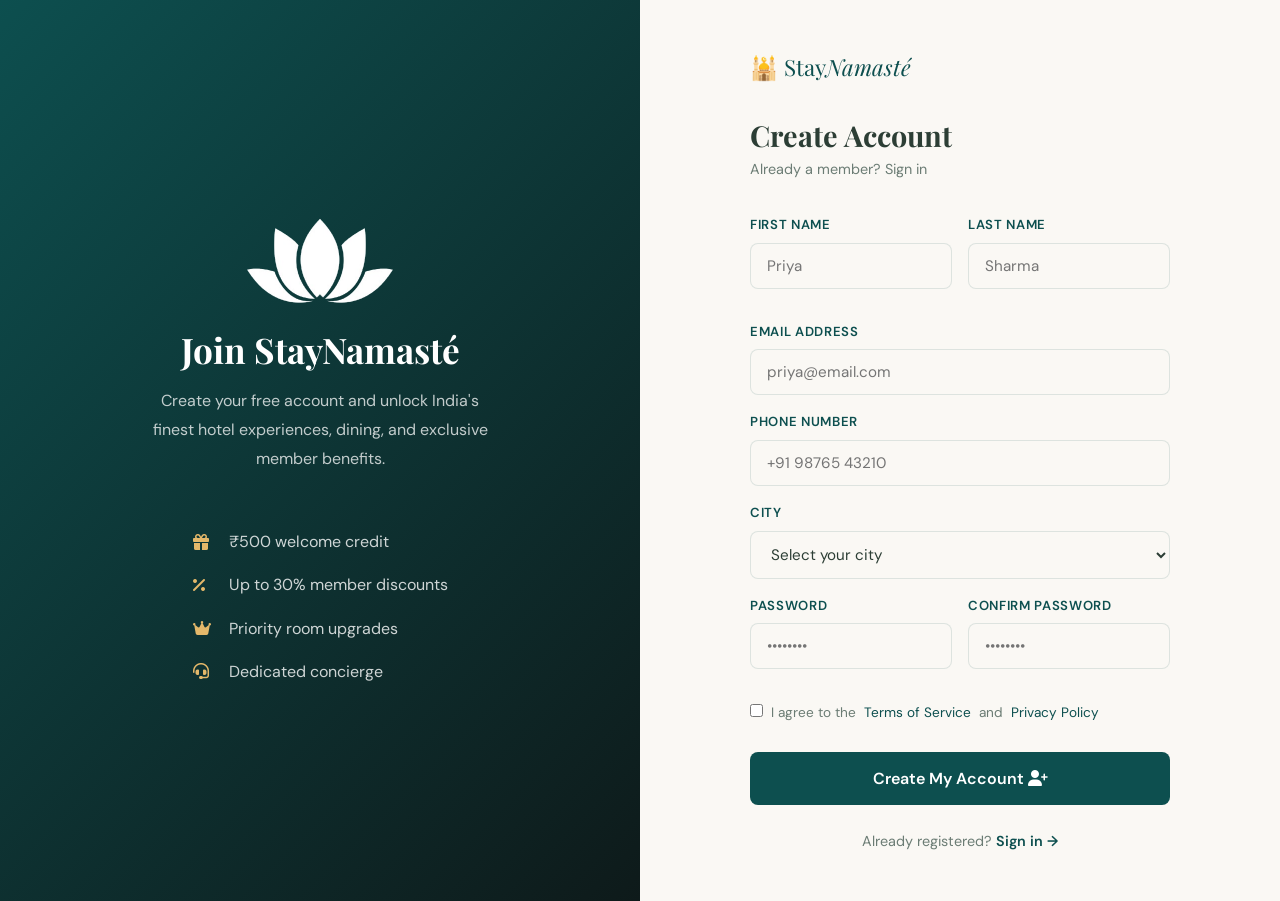
<file: registration.html>
<!DOCTYPE html>
<html lang="en" data-theme="light">

<head>
  <meta charset="UTF-8" />
  <meta name="viewport" content="width=device-width, initial-scale=1.0" />
  <title>Register — StayNamasté</title>
  <link
    href="https://fonts.googleapis.com/css2?family=Playfair+Display:ital,wght@0,400;0,700;1,400&family=DM+Sans:wght@300;400;500;600&display=swap"
    rel="stylesheet" />
  <link rel="stylesheet" href="https://cdnjs.cloudflare.com/ajax/libs/font-awesome/6.4.0/css/all.min.css" />
  <link rel="stylesheet" href="style.css" />
</head>

<body>
  <div class="auth-page">
    <div class="auth-visual">
      <!-- <div class="visual-icon"></div> -->
      <div class="visual-icon"><img src="logo.png" alt="StayNamasté Logo" class="auth-logo-img"></div>

      <h2>Join StayNamasté</h2>
      <p>Create your free account and unlock India's finest hotel experiences, dining, and exclusive member benefits.
      </p>
      <br /><br />
      <div style="display:flex;flex-direction:column;gap:1rem;max-width:280px;text-align:left">
        <div style="display:flex;align-items:center;gap:1rem;color:rgba(255,255,255,0.8)"><i class="fas fa-gift"
            style="color:var(--gold-light);width:20px"></i><span>₹500 welcome credit</span></div>
        <div style="display:flex;align-items:center;gap:1rem;color:rgba(255,255,255,0.8)"><i class="fas fa-percent"
            style="color:var(--gold-light);width:20px"></i><span>Up to 30% member discounts</span></div>
        <div style="display:flex;align-items:center;gap:1rem;color:rgba(255,255,255,0.8)"><i class="fas fa-crown"
            style="color:var(--gold-light);width:20px"></i><span>Priority room upgrades</span></div>
        <div style="display:flex;align-items:center;gap:1rem;color:rgba(255,255,255,0.8)"><i class="fas fa-headset"
            style="color:var(--gold-light);width:20px"></i><span>Dedicated concierge</span></div>
      </div>
    </div>

    <div class="auth-form-side">
      <div class="auth-form-wrap">
        <div class="auth-logo">🕌 Stay<em style="color:var(--teal);font-style:italic">Namasté</em></div>
        <h2>Create Account</h2>
        <p>Already a member? <a href="login.html">Sign in</a></p>

        <form id="regForm" style="margin-top:2rem">
          <div class="form-row">
            <div class="form-field">
              <label>First Name</label>
              <input type="text" placeholder="Priya" required />
            </div>
            <div class="form-field">
              <label>Last Name</label>
              <input type="text" placeholder="Sharma" required />
            </div>
          </div>
          <div class="form-field">
            <label>Email Address</label>
            <input type="email" placeholder="priya@email.com" required />
          </div>
          <div class="form-field">
            <label>Phone Number</label>
            <input type="tel" placeholder="+91 98765 43210" required />
          </div>
          <div class="form-field">
            <label>City</label>
            <select>
              <option value="">Select your city</option>
              <option>Mumbai</option>
              <option>Delhi</option>
              <option>Bangalore</option>
              <option>Hyderabad</option>
              <option>Chennai</option>
              <option>Kolkata</option>
              <option>Other</option>
            </select>
          </div>
          <div class="form-row">
            <div class="form-field">
              <label>Password</label>
              <input type="password" placeholder="••••••••" required />
            </div>
            <div class="form-field">
              <label>Confirm Password</label>
              <input type="password" placeholder="••••••••" required />
            </div>
          </div>
          <div style="margin-bottom:1.2rem;font-size:0.85rem;color:var(--text-muted)">
            <label style="display:flex;align-items:flex-start;gap:0.5rem;cursor:pointer">
              <input type="checkbox" required style="margin-top:3px;flex-shrink:0" />
              I agree to the <a href="#" style="color:var(--teal)">Terms of Service</a> and <a href="#"
                style="color:var(--teal)">Privacy Policy</a>
            </label>
          </div>
          <button type="submit" class="auth-submit">Create My Account <i class="fas fa-user-plus"></i></button>
        </form>

        <div class="auth-switch" style="margin-top:1.5rem">Already registered? <a href="login.html">Sign in →</a></div>
      </div>
    </div>
  </div>

  <script src="main.js"></script>
  <script>
    document.getElementById('regForm').addEventListener('submit', e => {
      e.preventDefault();
      alert('🎉 Welcome to StayNamasté!\n\nYour account has been created successfully. Your ₹500 welcome credit has been added!\n\nRedirecting you home...');
      setTimeout(() => window.location.href = 'index.html', 800);
    });
  </script>
</body>

</html>
</file>
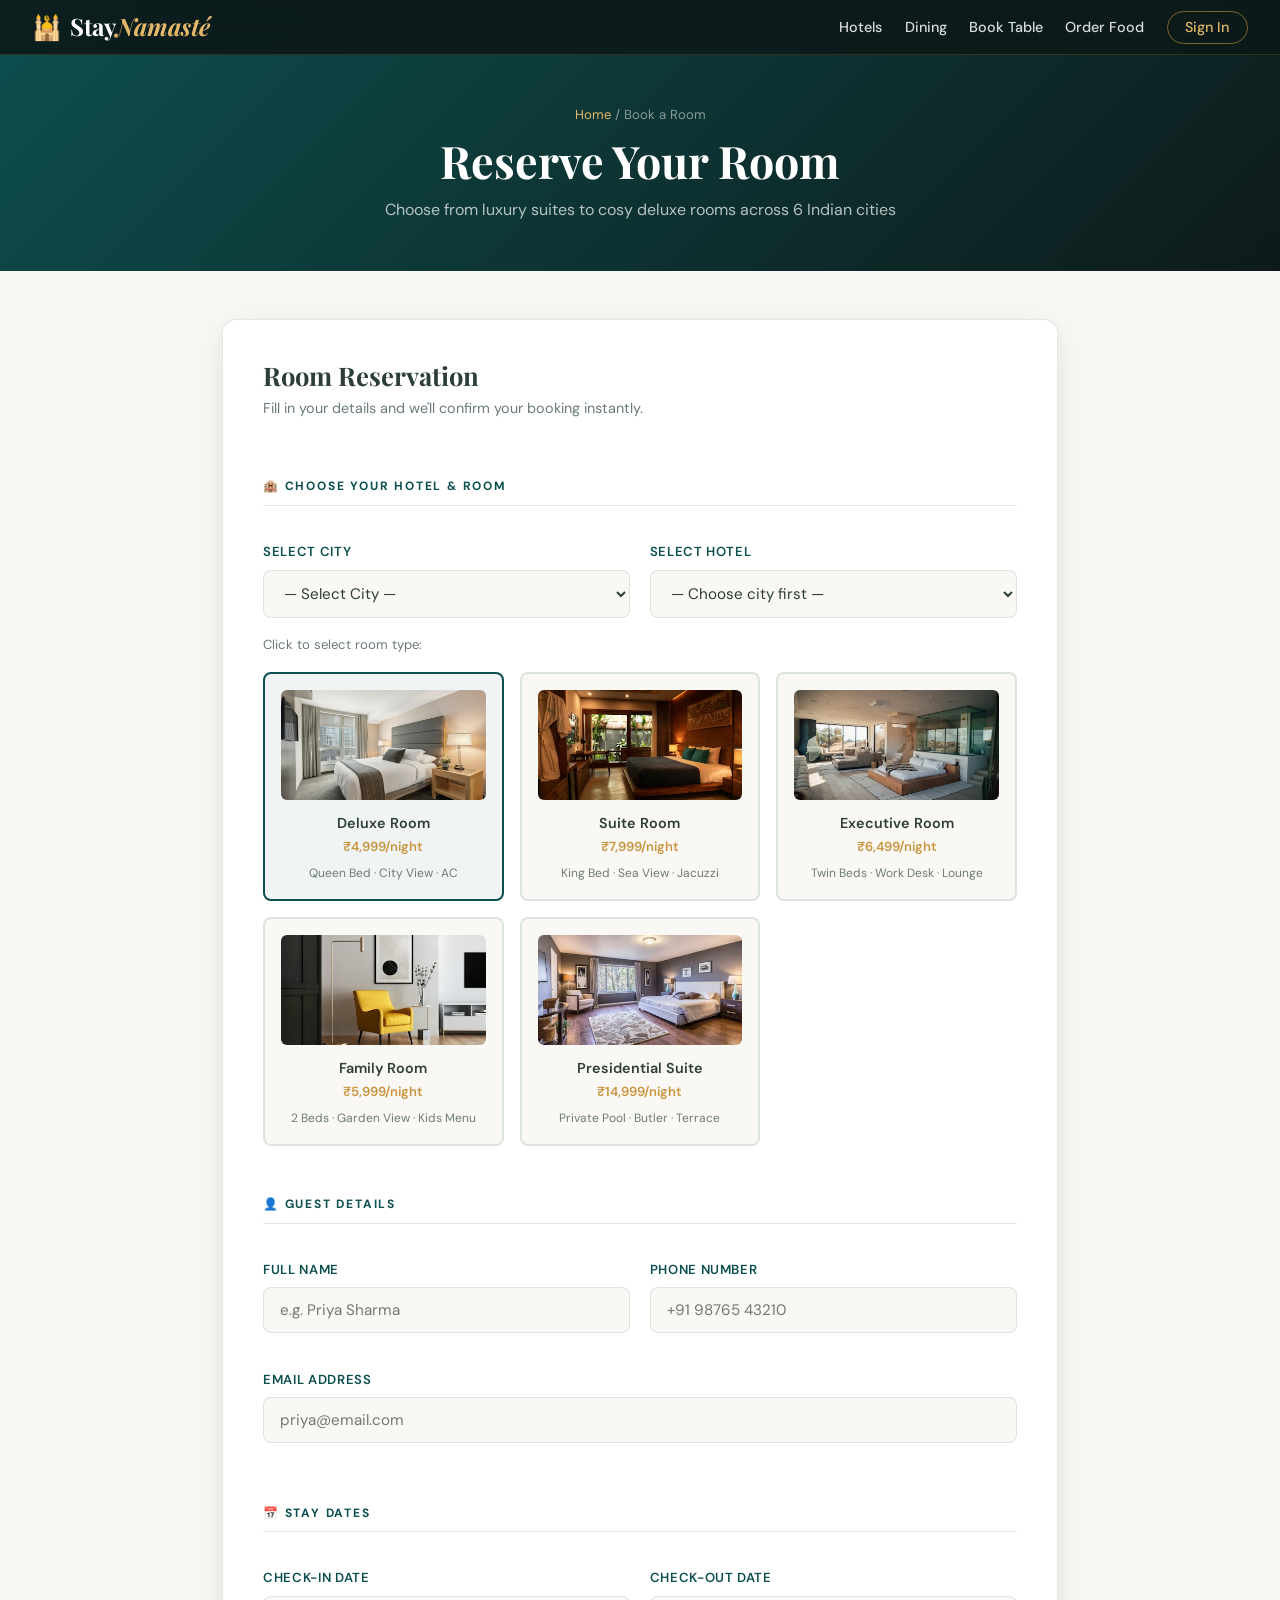
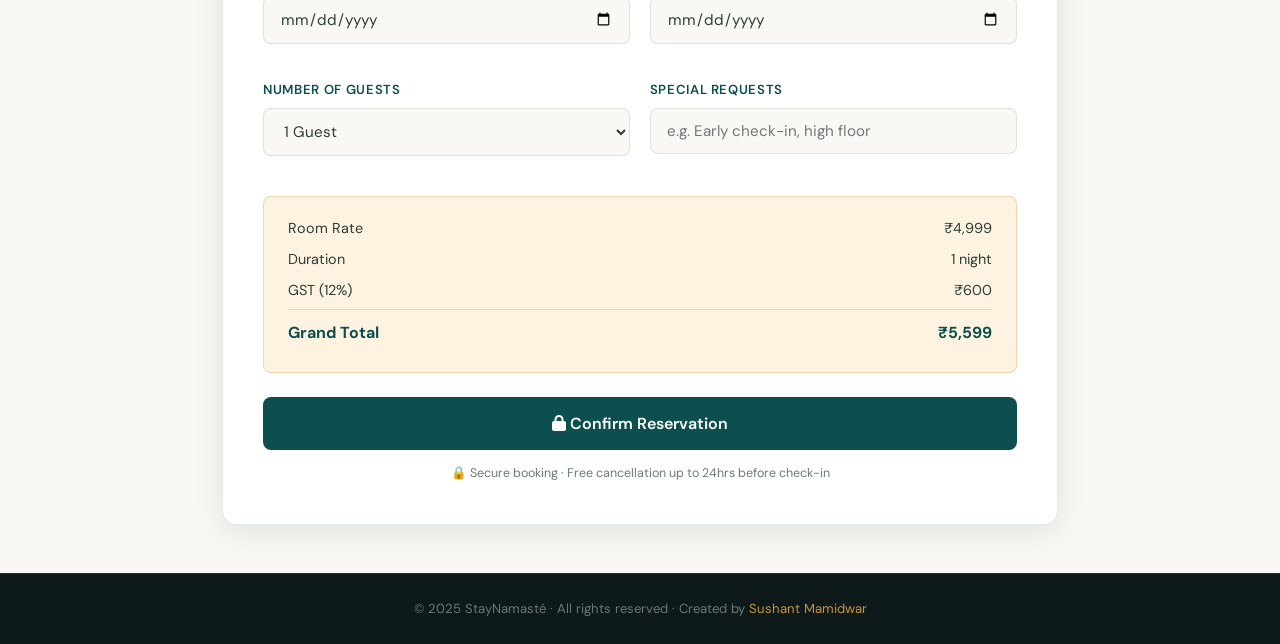
<file: room_booking.html>
<!DOCTYPE html>
<html lang="en" data-theme="light">

<head>
  <meta charset="UTF-8" />
  <meta name="viewport" content="width=device-width, initial-scale=1.0" />
  <title>Book a Room — StayNamasté</title>
  <link
    href="https://fonts.googleapis.com/css2?family=Playfair+Display:ital,wght@0,400;0,700;1,400&family=DM+Sans:wght@300;400;500;600&display=swap"
    rel="stylesheet" />
  <link rel="stylesheet" href="https://cdnjs.cloudflare.com/ajax/libs/font-awesome/6.4.0/css/all.min.css" />
  <link rel="stylesheet" href="style.css" />
</head>

<body>

  <nav class="navbar" id="navbar">
    <div class="nav-inner">
      <a href="index.html" class="nav-logo"><span class="logo-icon">🕌</span><span>Stay<em>Namasté</em></span></a>
      <ul class="nav-links" id="nav-links">
        <li><a href="index.html#hotels">Hotels</a></li>
        <li><a href="index.html#food">Dining</a></li>
        <li><a href="table_booking.html">Book Table</a></li>
        <li><a href="food_order.html">Order Food</a></li>
        <li><a href="login.html" class="nav-btn">Sign In</a></li>
      </ul>
      <button class="hamburger" id="hamburger"><span></span><span></span><span></span></button>
    </div>
  </nav>

  <div class="page-header">
    <p class="breadcrumb"><a href="index.html">Home</a> / Book a Room</p>
    <h1>Reserve Your Room</h1>
    <p>Choose from luxury suites to cosy deluxe rooms across 6 Indian cities</p>
  </div>

  <div class="booking-wrapper">
    <div class="booking-form-card" id="bookingFormCard">
      <h2>Room Reservation</h2>
      <p class="form-desc">Fill in your details and we'll confirm your booking instantly.</p>

      <form id="bookingForm">
        <div class="form-grid-2">
          <div class="booking-section-title">🏨 Choose Your Hotel & Room</div>

          <div class="form-field">
            <label>Select City</label>
            <select id="citySelect" onchange="updateHotels()">
              <option value="">— Select City —</option>
              <option>Mumbai</option>
              <option>Delhi</option>
              <option>Bangalore</option>
              <option>Hyderabad</option>
              <option>Chennai</option>
              <option>Kolkata</option>
            </select>
          </div>
          <div class="form-field">
            <label>Select Hotel</label>
            <select id="hotelSelect">
              <option value="">— Choose city first —</option>
            </select>
          </div>
        </div>

        <p style="font-size:0.82rem;color:var(--text-muted);margin-bottom:1rem">Click to select room type:</p>
        <div class="room-cards-grid">
          <div class="room-select-card selected" data-room="Deluxe Room">
            <img src="image_list/room_booking/room-deluxe.jpg" alt="Deluxe" />
            <div class="room-name">Deluxe Room</div>
            <div class="room-price">₹4,999/night</div>
            <div class="room-features">Queen Bed · City View · AC</div>
          </div>
          <div class="room-select-card" data-room="Suite Room">
            <img src="image_list/room_booking/room-suite.jpg" alt="Suite" />
            <div class="room-name">Suite Room</div>
            <div class="room-price">₹7,999/night</div>
            <div class="room-features">King Bed · Sea View · Jacuzzi</div>
          </div>
          <div class="room-select-card" data-room="Executive Room">
            <img src="image_list/room_booking/room-executive.jpg" alt="Executive" />
            <div class="room-name">Executive Room</div>
            <div class="room-price">₹6,499/night</div>
            <div class="room-features">Twin Beds · Work Desk · Lounge</div>
          </div>
          <div class="room-select-card" data-room="Family Room">
            <img src="image_list/room_booking/room-family.jpg" alt="Family" />
            <div class="room-name">Family Room</div>
            <div class="room-price">₹5,999/night</div>
            <div class="room-features">2 Beds · Garden View · Kids Menu</div>
          </div>
          <div class="room-select-card" data-room="Presidential Suite">
            <img src="image_list/room_booking/room-presidential.jpg" alt="Presidential" />
            <div class="room-name">Presidential Suite</div>
            <div class="room-price">₹14,999/night</div>
            <div class="room-features">Private Pool · Butler · Terrace</div>
          </div>
        </div>

        <!-- Hidden room type for calc -->
        <select id="roomType" style="display:none">
          <option value="Deluxe Room">Deluxe Room</option>
          <option value="Suite Room">Suite Room</option>
          <option value="Executive Room">Executive Room</option>
          <option value="Family Room">Family Room</option>
          <option value="Presidential Suite">Presidential Suite</option>
        </select>

        <div class="form-grid-2">
          <div class="booking-section-title">👤 Guest Details</div>
          <div class="form-field">
            <label>Full Name</label>
            <input type="text" placeholder="e.g. Priya Sharma" required />
          </div>
          <div class="form-field">
            <label>Phone Number</label>
            <input type="tel" placeholder="+91 98765 43210" required />
          </div>
          <div class="form-field" style="grid-column:1/-1">
            <label>Email Address</label>
            <input type="email" placeholder="priya@email.com" required />
          </div>

          <div class="booking-section-title">📅 Stay Dates</div>
          <div class="form-field">
            <label>Check-In Date</label>
            <input type="date" id="checkin" required />
          </div>
          <div class="form-field">
            <label>Check-Out Date</label>
            <input type="date" id="checkout" required />
          </div>
          <div class="form-field">
            <label>Number of Guests</label>
            <select>
              <option>1 Guest</option>
              <option>2 Guests</option>
              <option>3 Guests</option>
              <option>4 Guests</option>
              <option>5+ Guests</option>
            </select>
          </div>
          <div class="form-field">
            <label>Special Requests</label>
            <input type="text" placeholder="e.g. Early check-in, high floor" />
          </div>
        </div>

        <div class="price-summary">
          <div class="price-row"><span>Room Rate</span><span id="totalPrice">₹4,999</span></div>
          <div class="price-row"><span>Duration</span><span id="nightsCount">1 night</span></div>
          <div class="price-row"><span>GST (12%)</span><span id="taxAmount">₹600</span></div>
          <div class="price-row total"><span>Grand Total</span><span id="grandTotal">₹5,599</span></div>
        </div>

        <button type="submit" class="booking-submit-btn">
          <i class="fas fa-lock"></i> Confirm Reservation
        </button>
        <p style="text-align:center;font-size:0.78rem;color:var(--text-muted);margin-top:0.8rem">
          🔒 Secure booking · Free cancellation up to 24hrs before check-in
        </p>
      </form>
    </div>

    <!-- Confirmation -->
    <div class="booking-confirm-msg" id="bookingConfirm">
      <div class="confirm-icon">🎉</div>
      <h3>Booking Confirmed!</h3>
      <p>Your reservation has been received. You'll get a confirmation email shortly.</p>
      <br />
      <a href="index.html" class="btn-primary">← Back to Home</a>
      &nbsp;&nbsp;
      <a href="food_order.html" class="btn-primary" style="background:var(--gold)">Order Room Service 🍽️</a>
    </div>
  </div>

  <footer class="footer">
    <div class="footer-bottom">
      <p>© 2025 StayNamasté · All rights reserved · Created by <a href="#" style="color:var(--gold)">Sushant
          Mamidwar</a></p>
    </div>
  </footer>

  <script src="main.js"></script>
  <script>
    const hotelsByCity = {
      'Mumbai': ['The Sea Palace', 'Bandra Grand', 'Juhu Beach Resort'],
      'Delhi': ['Imperial Haveli', 'Lutyens Residency', 'Delhi Crown Hotel'],
      'Bangalore': ['Silicon Valley Suites', 'Garden City Inn', 'MG Road Grand'],
      'Hyderabad': ["Nizam's Palace Hotel", 'Cyber Pearl Inn', 'Pearl City Grand'],
      'Chennai': ['Marina Bay Retreat', 'Chettinad Palace', 'Adyar Riverside'],
      'Kolkata': ['Victoria Heritage', 'Howrah Grand', 'Salt Lake Suites'],
    };
    function updateHotels() {
      const city = document.getElementById('citySelect').value;
      const hotelSel = document.getElementById('hotelSelect');
      hotelSel.innerHTML = '';
      if (hotelsByCity[city]) {
        hotelsByCity[city].forEach(h => {
          const opt = document.createElement('option');
          opt.value = h; opt.textContent = h;
          hotelSel.appendChild(opt);
        });
      } else {
        hotelSel.innerHTML = '<option>— Choose city first —</option>';
      }
    }
    // Set min dates
    const today = new Date().toISOString().split('T')[0];
    document.getElementById('checkin').min = today;
    document.getElementById('checkout').min = today;
  </script>
</body>

</html>
</file>
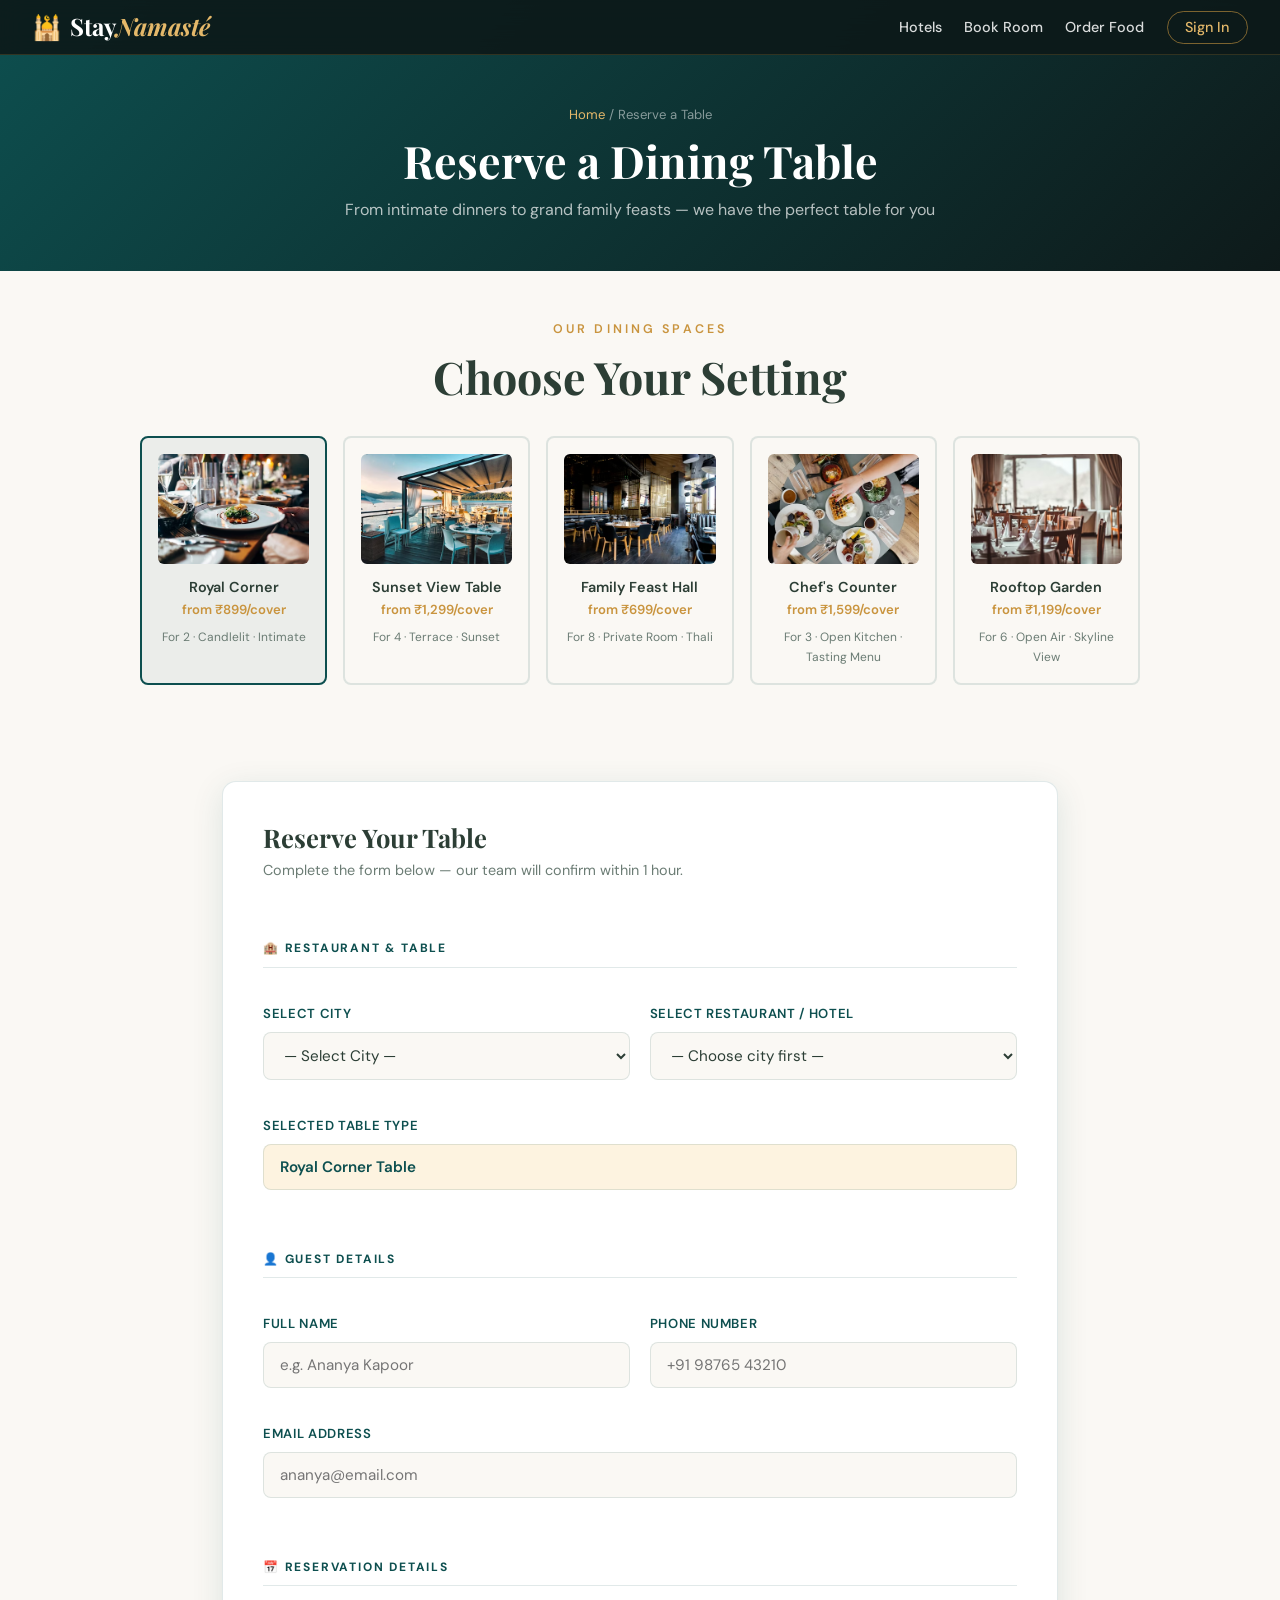
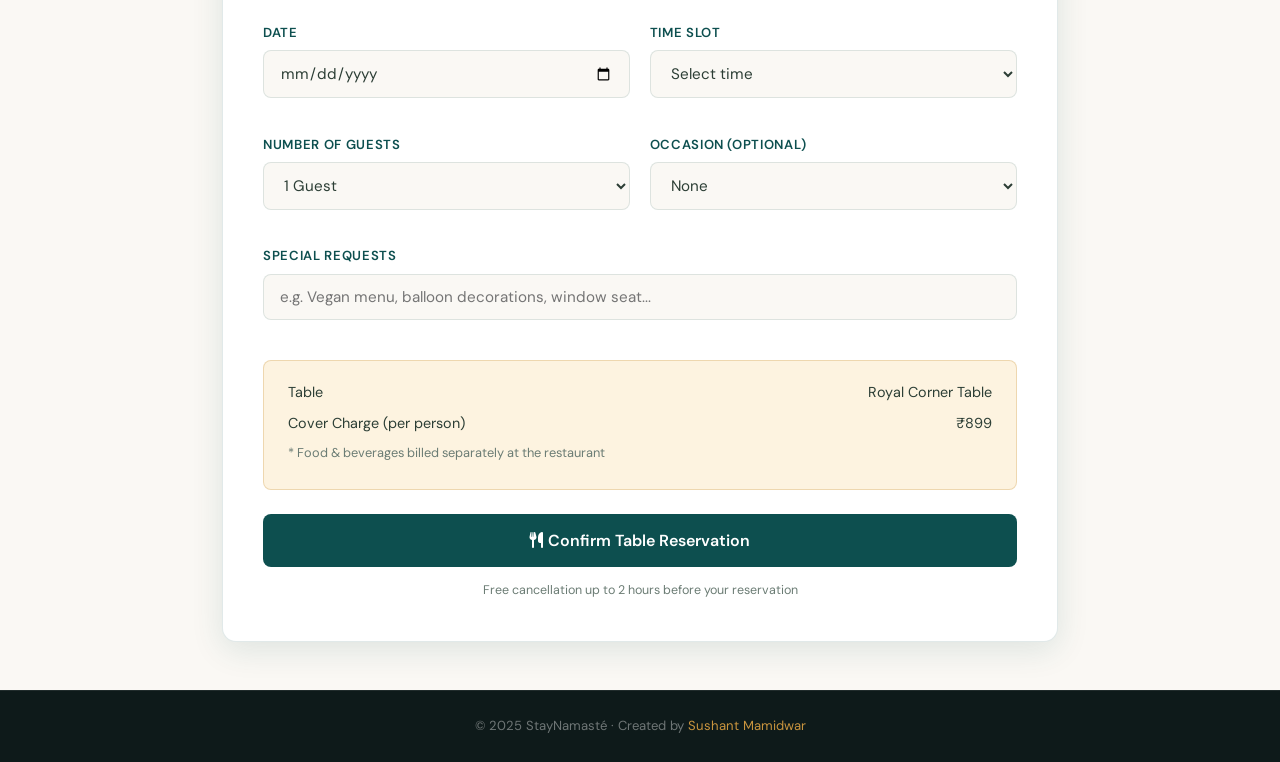
<file: table_booking.html>
<!DOCTYPE html>
<html lang="en" data-theme="light">

<head>
  <meta charset="UTF-8" />
  <meta name="viewport" content="width=device-width, initial-scale=1.0" />
  <title>Book a Table — StayNamasté</title>
  <link
    href="https://fonts.googleapis.com/css2?family=Playfair+Display:ital,wght@0,400;0,700;1,400&family=DM+Sans:wght@300;400;500;600&display=swap"
    rel="stylesheet" />
  <link rel="stylesheet" href="https://cdnjs.cloudflare.com/ajax/libs/font-awesome/6.4.0/css/all.min.css" />
  <link rel="stylesheet" href="style.css" />
</head>

<body>

  <nav class="navbar" id="navbar">
    <div class="nav-inner">
      <a href="index.html" class="nav-logo"><span class="logo-icon">🕌</span><span>Stay<em>Namasté</em></span></a>
      <ul class="nav-links" id="nav-links">
        <li><a href="index.html#hotels">Hotels</a></li>
        <li><a href="room_booking.html">Book Room</a></li>
        <li><a href="food_order.html">Order Food</a></li>
        <li><a href="login.html" class="nav-btn">Sign In</a></li>
      </ul>
      <button class="hamburger" id="hamburger"><span></span><span></span><span></span></button>
    </div>
  </nav>

  <div class="page-header">
    <p class="breadcrumb"><a href="index.html">Home</a> / Reserve a Table</p>
    <h1>Reserve a Dining Table</h1>
    <p>From intimate dinners to grand family feasts — we have the perfect table for you</p>
  </div>

  <!-- TABLE TYPES SHOWCASE -->
  <div style="background:var(--ivory);padding:3rem 2rem">
    <div class="section-header" style="margin-bottom:2rem">
      <p class="section-tag">Our Dining Spaces</p>
      <h2>Choose Your Setting</h2>
    </div>
    <div class="room-cards-grid" style="max-width:1000px;margin:0 auto">
      <div class="room-select-card selected" onclick="selectTable(this,'Royal Corner Table','For 2 guests',899)"
        data-room="Royal Corner Table">
        <img src="image_list/Dining Table Images/table-royal-corner.jpg" alt="Royal Corner" />
        <div class="room-name">Royal Corner</div>
        <div class="room-price">from ₹899/cover</div>
        <div class="room-features">For 2 · Candlelit · Intimate</div>
      </div>
      <div class="room-select-card" onclick="selectTable(this,'Sunset View Table','For 2-4 guests',1299)"
        data-room="Sunset View Table">
        <img src="image_list/Dining Table Images/table-sunset-view.jpg" alt="Sunset View" />
        <div class="room-name">Sunset View Table</div>
        <div class="room-price">from ₹1,299/cover</div>
        <div class="room-features">For 4 · Terrace · Sunset</div>
      </div>
      <div class="room-select-card" onclick="selectTable(this,'Family Feast Table','For 6-8 guests',699)"
        data-room="Family Feast Table">
        <img src="image_list/Dining Table Images/table-family-feast.jpg" alt="Family Feast" />
        <div class="room-name">Family Feast Hall</div>
        <div class="room-price">from ₹699/cover</div>
        <div class="room-features">For 8 · Private Room · Thali</div>
      </div>
      <!-- <div class="room-select-card" onclick="selectTable(this,'Chef's Special Table','For 2-3 guests',1599)" -->
      <div class="room-select-card" onclick="selectTable(this,'Chef Special Table','For 2-3 guests',1599)"

        data-room="Chef's Special Table">
        
        <img src="image_list/Dining Table Images/table-chefs-counter.jpg" alt="Chef Special" />
        <div class="room-name">Chef's Counter</div>
        <div class="room-price">from ₹1,599/cover</div>
        <div class="room-features">For 3 · Open Kitchen · Tasting Menu</div>
      </div>
      <div class="room-select-card" onclick="selectTable(this,'Rooftop Garden Table','For 4-6 guests',1199)"
        data-room="Rooftop Garden Table">
        <img src="image_list/Dining Table Images/table-rooftop-garden.jpg" alt="Rooftop" />
        <div class="room-name">Rooftop Garden</div>
        <div class="room-price">from ₹1,199/cover</div>
        <div class="room-features">For 6 · Open Air · Skyline View</div>
      </div>
    </div>
  </div>

  <div class="booking-wrapper">
    <div class="booking-form-card" id="bookingFormCard">
      <h2>Reserve Your Table</h2>
      <p class="form-desc">Complete the form below — our team will confirm within 1 hour.</p>

      <form id="bookingForm">
        <div class="form-grid-2">
          <div class="booking-section-title">🏨 Restaurant & Table</div>

          <div class="form-field">
            <label>Select City</label>
            <select id="citySelect" onchange="updateRestaurants()">
              <option value="">— Select City —</option>
              <option>Mumbai</option>
              <option>Delhi</option>
              <option>Bangalore</option>
              <option>Hyderabad</option>
              <option>Chennai</option>
              <option>Kolkata</option>
            </select>
          </div>
          <div class="form-field">
            <label>Select Restaurant / Hotel</label>
            <select id="restSelect">
              <option>— Choose city first —</option>
            </select>
          </div>
          <div class="form-field" style="grid-column:1/-1">
            <label>Selected Table Type</label>
            <input type="text" id="tableTypeDisplay" value="Royal Corner Table" readonly
              style="background:var(--gold-pale);color:var(--teal);font-weight:600" />
          </div>

          <div class="booking-section-title">👤 Guest Details</div>
          <div class="form-field">
            <label>Full Name</label>
            <input type="text" placeholder="e.g. Ananya Kapoor" required />
          </div>
          <div class="form-field">
            <label>Phone Number</label>
            <input type="tel" placeholder="+91 98765 43210" required />
          </div>
          <div class="form-field" style="grid-column:1/-1">
            <label>Email Address</label>
            <input type="email" placeholder="ananya@email.com" />
          </div>

          <div class="booking-section-title">📅 Reservation Details</div>
          <div class="form-field">
            <label>Date</label>
            <input type="date" id="resvDate" required />
          </div>
          <div class="form-field">
            <label>Time Slot</label>
            <select required>
              <option value="">Select time</option>
              <option>12:00 PM – Lunch</option>
              <option>1:00 PM – Lunch</option>
              <option>2:00 PM – Lunch</option>
              <option>7:00 PM – Dinner</option>
              <option>7:30 PM – Dinner</option>
              <option>8:00 PM – Dinner</option>
              <option>8:30 PM – Dinner</option>
              <option>9:00 PM – Dinner</option>
            </select>
          </div>
          <div class="form-field">
            <label>Number of Guests</label>
            <select required>
              <option>1 Guest</option>
              <option>2 Guests</option>
              <option>3 Guests</option>
              <option>4 Guests</option>
              <option>5 Guests</option>
              <option>6+ Guests</option>
            </select>
          </div>
          <div class="form-field">
            <label>Occasion (optional)</label>
            <select>
              <option value="">None</option>
              <option>Birthday 🎂</option>
              <option>Anniversary 💍</option>
              <option>Business Dinner 💼</option>
              <option>Romantic Date 🌹</option>
              <option>Family Gathering 👨‍👩‍👧</option>
            </select>
          </div>
          <div class="form-field" style="grid-column:1/-1">
            <label>Special Requests</label>
            <input type="text" placeholder="e.g. Vegan menu, balloon decorations, window seat..." />
          </div>
        </div>

        <div class="price-summary">
          <div class="price-row"><span>Table</span><span id="tableTypeSummary">Royal Corner Table</span></div>
          <div class="price-row"><span>Cover Charge (per person)</span><span id="coverCharge">₹899</span></div>
          <div class="price-row" style="font-size:0.8rem;color:var(--text-muted)"><span colspan="2">* Food & beverages
              billed separately at the restaurant</span></div>
        </div>

        <button type="submit" class="booking-submit-btn">
          <i class="fas fa-utensils"></i> Confirm Table Reservation
        </button>
        <p style="text-align:center;font-size:0.78rem;color:var(--text-muted);margin-top:0.8rem">
          Free cancellation up to 2 hours before your reservation
        </p>
      </form>
    </div>

    <div class="booking-confirm-msg" id="bookingConfirm">
      <div class="confirm-icon">🍽️</div>
      <h3>Table Reserved!</h3>
      <p>Your dining reservation is confirmed. We look forward to welcoming you!</p>
      <br />
      <a href="index.html" class="btn-primary">← Back to Home</a>
      &nbsp;&nbsp;
      <a href="food_order.html" class="btn-primary" style="background:var(--gold)">Pre-Order Food 🍛</a>
    </div>
  </div>

  <footer class="footer">
    <div class="footer-bottom">
      <p>© 2025 StayNamasté · Created by <a href="#" style="color:var(--gold)">Sushant Mamidwar</a></p>
    </div>
  </footer>

  <script src="main.js"></script>
  <script>
    const restByCity = {
      'Mumbai': ['The Sea Palace — Marina Restaurant', 'Bandra Grand — Bandra Bites', 'Juhu Beach Resort — Sunset Grill'],
      'Delhi': ['Imperial Haveli — Mughal Kitchen', 'Lutyens Residency — The Garden Table', 'Delhi Crown — Royal Diner'],
      'Bangalore': ['Silicon Valley Suites — Farm & Fork', 'Garden City Inn — The Leaf Café', 'MG Road Grand — Canopy'],
      'Hyderabad': ["Nizam's Palace — Dum Khana", "Cyber Pearl Inn — Pearl Grill", "Pearl City Grand — Heritage Kitchen"],
      'Chennai': ['Marina Bay Retreat — Coastal Table', 'Chettinad Palace — Spice Route', 'Adyar Riverside — River View Bistro'],
      'Kolkata': ['Victoria Heritage — Adda Diner', 'Howrah Grand — Riverside Table', 'Salt Lake Suites — The Bong Feast'],
    };
    function updateRestaurants() {
      const city = document.getElementById('citySelect').value;
      const sel = document.getElementById('restSelect');
      sel.innerHTML = '';
      (restByCity[city] || []).forEach(r => {
        const o = document.createElement('option'); o.value = r; o.textContent = r; sel.appendChild(o);
      });
      if (!restByCity[city]) sel.innerHTML = '<option>— Choose city first —</option>';
    }
    let selectedCover = 899;
    function selectTable(el, name, guests, price) {
      document.querySelectorAll('.room-select-card').forEach(c => c.classList.remove('selected'));
      el.classList.add('selected');
      document.getElementById('tableTypeDisplay').value = name;
      document.getElementById('tableTypeSummary').textContent = name;
      document.getElementById('coverCharge').textContent = '₹' + price.toLocaleString('en-IN');
      selectedCover = price;
    }
    const today = new Date().toISOString().split('T')[0];
    document.getElementById('resvDate').min = today;
  </script>
</body>

</html>
</file>
<file: style.css>
/* ============================================
   StayNamasté v2.0 — Full Feature Theme
   Dark Mode + All New Features
   ============================================ */

:root {
  --teal: #0d4f4f;
  --teal-mid: #1a6b6b;
  --teal-light: #2d8a8a;
  --gold: #c9943e;
  --gold-light: #e4b86a;
  --gold-pale: #fdf3e0;
  --ivory: #faf8f4;
  --dark: #0e1a1a;
  --text: #2c3e35;
  --text-muted: #6b7c74;
  --white: #ffffff;
  --border: rgba(13, 79, 79, 0.12);
  --shadow: 0 8px 32px rgba(13, 79, 79, 0.12);
  --radius: 14px;
  --radius-sm: 8px;
  --bg: #faf8f4;
  --card-bg: #ffffff;
  --nav-bg: rgba(13, 26, 26, 0.92);
}

[data-theme="dark"] {
  --bg: #0e1a1a;
  --card-bg: #142020;
  --ivory: #0e1a1a;
  --white: #142020;
  --text: #d4e8e0;
  --text-muted: #8aada0;
  --border: rgba(255, 255, 255, 0.1);
  --shadow: 0 8px 32px rgba(0, 0, 0, 0.4);
  --gold-pale: #1e2e2a;
  --nav-bg: rgba(10, 20, 20, 0.98);
}

*,
*::before,
*::after {
  margin: 0;
  padding: 0;
  box-sizing: border-box;
}

html {
  scroll-behavior: smooth;
}

body {
  font-family: 'DM Sans', sans-serif;
  background: var(--bg);
  color: var(--text);
  line-height: 1.7;
  overflow-x: hidden;
  transition: background 0.3s, color 0.3s;
}

h1,
h2,
h3,
h4 {
  font-family: 'Playfair Display', serif;
  line-height: 1.2;
}

a {
  text-decoration: none;
  color: inherit;
}

img {
  display: block;
  width: 100%;
}

/* ======== NAVBAR ======== */
.navbar {
  position: fixed;
  top: 0;
  left: 0;
  right: 0;
  z-index: 1000;
  padding: 0.8rem 2rem;
  background: var(--nav-bg);
  backdrop-filter: blur(12px);
  border-bottom: 1px solid rgba(201, 148, 62, 0.2);
  transition: all 0.3s;
}

.navbar.scrolled {
  padding: 0.5rem 2rem;
  box-shadow: 0 4px 20px rgba(0, 0, 0, 0.3);
}

.nav-inner {
  max-width: 1300px;
  margin: auto;
  display: flex;
  align-items: center;
  justify-content: space-between;
}

.nav-logo {
  font-family: 'Playfair Display', serif;
  font-size: 1.5rem;
  font-weight: 700;
  color: var(--white);
  display: flex;
  align-items: center;
  gap: 0.5rem;
  width: 40px;
  /* reduce size here */
  height: 28px;
  object-fit: contain;
}

.nav-logo em {
  color: var(--gold-light);
  font-style: italic;
}

.nav-links {
  list-style: none;
  display: flex;
  align-items: center;
  gap: 1.4rem;
}

.nav-links li a {
  color: rgba(255, 255, 255, 0.85);
  font-size: 0.9rem;
  font-weight: 500;
  transition: color 0.2s;
}

.nav-links li a:hover {
  color: var(--gold-light);
}

.nav-btn {
  padding: 0.4rem 1.1rem;
  border: 1.5px solid rgba(201, 148, 62, 0.6);
  border-radius: 50px;
  color: var(--gold-light) !important;
  transition: all 0.2s !important;
}

.nav-btn:hover {
  background: rgba(201, 148, 62, 0.15) !important;
}

.nav-btn-solid {
  background: var(--gold) !important;
  color: var(--white) !important;
  border-color: var(--gold) !important;
}

.nav-btn-solid:hover {
  background: var(--gold-light) !important;
}

.dark-mode-toggle {
  background: rgba(255, 255, 255, 0.1);
  border: 1.5px solid rgba(255, 255, 255, 0.2);
  border-radius: 50px;
  color: var(--gold-light);
  width: 34px;
  height: 34px;
  cursor: pointer;
  display: flex;
  align-items: center;
  justify-content: center;
  transition: all 0.2s;
  font-size: 0.9rem;
}

.dark-mode-toggle:hover {
  background: rgba(201, 148, 62, 0.2);
}

.lang-select {
  background: rgba(255, 255, 255, 0.1);
  border: 1.5px solid rgba(255, 255, 255, 0.2);
  border-radius: 50px;
  color: white;
  padding: 0.3rem 0.7rem;
  font-size: 0.82rem;
  cursor: pointer;
  font-family: 'DM Sans', sans-serif;
}

/* Align properly in navbar */
.nav-extra-logo {
  width: 210px;
  /* increase here */
  height: auto;
  object-fit: contain;
}

/* Align properly in navbar */
.sushant-logo {
  display: flex;
  align-items: center;
  /* margin-left: 10px; */
  margin-top: 25px;
  /* margin-right: 10px; */
  /* pushes it to right */
  display: flex;
  align-items: center;
}

/* .hamburger {
  display: none;
  flex-direction: column;
  gap: 5px;
  background: none;
  border: none;
  cursor: pointer;
  padding: 4px;
}

.hamburger span {
  width: 26px;
  height: 2.5px;
  background: white;
  border-radius: 2px;
  transition: all 0.3s;
}

.hamburger.open span:nth-child(1) {
  transform: translateY(7.5px) rotate(45deg);
}

.hamburger.open span:nth-child(2) {
  opacity: 0;
}

.hamburger.open span:nth-child(3) {
  transform: translateY(-7.5px) rotate(-45deg);
} */

.hamburger {
  display: none;
  flex-direction: column;
  justify-content: center;
  gap: 5px;
  background: none;
  border: none;
  cursor: pointer;
  padding: 6px;
  z-index: 1001;
  flex-shrink: 0;
}

.hamburger span {
  width: 24px;
  height: 2.5px;
  background: white;
  border-radius: 2px;
  transition: all 0.3s;
  display: block;
}

.hamburger.open span:nth-child(1) {
  transform: translateY(7.5px) rotate(45deg);
}

.hamburger.open span:nth-child(2) {
  opacity: 0;
  transform: scaleX(0);
}

.hamburger.open span:nth-child(3) {
  transform: translateY(-7.5px) rotate(-45deg);
}

@media (max-width:768px) {

  .navbar {
    padding: 0.75rem 1rem;
  }

  .hamburger {
    display: flex;
  }

  .navbar {
    padding: 0.75rem 1rem;
  }

  .hamburger {
    display: flex;
  }

  .hero-content {
    margin-top: 70px;
  }

  .search-bar {
    margin-bottom: 3rem !important;
  }

  /* ← ADD THIS LINE */

  .nav-links {
    display: none;
    position: fixed;
    top: 56px;
    left: 0;
    right: 0;
    width: 100%;
    background: #0a1818;
    flex-direction: column;
    align-items: stretch;
    gap: 0;
    padding: 0;
    z-index: 1000;
    box-shadow: 0 8px 32px rgba(0, 0, 0, 0.5);
    border-top: 2px solid var(--gold);
    max-height: calc(100vh - 56px);
    overflow-y: auto;
  }

  .nav-links.open {
    display: flex;
  }

  .nav-links li {
    border-bottom: 1px solid rgba(255, 255, 255, 0.07);
  }

  .nav-links li a {
    display: block;
    width: 100%;
    padding: 1rem 1.5rem;
    color: rgba(255, 255, 255, 0.9) !important;
    font-size: 1rem !important;
    font-weight: 500;
  }

  .nav-links li a:hover {
    background: rgba(201, 148, 62, 0.12);
    color: var(--gold-light) !important;
  }

  .nav-btn {
    margin: 0.5rem 1.5rem !important;
    display: block !important;
    text-align: center !important;
    border-radius: 50px !important;
    padding: 0.7rem 1rem !important;
    width: calc(100% - 3rem) !important;
  }

  .dark-mode-toggle {
    width: calc(100% - 3rem);
    margin: 0.5rem 1.5rem;
    border-radius: 8px;
    height: 44px;
    justify-content: center;
  }

  .lang-select {
    display: block;
    width: calc(100% - 3rem);
    margin: 0.5rem 1.5rem 1rem;
    padding: 0.7rem 1rem;
    border-radius: 8px;
    font-size: 0.95rem;
    max-width: none;
  }

  /* Fix search bar on mobile */
  .search-bar {
    flex-direction: column;
    width: 92%;
    margin: 1.5rem auto 0;
    border-radius: 14px;
  }

  .search-group {
    width: 100%;
    border-right: none;
    border-bottom: 1px solid var(--border);
    padding: 0.85rem 1.2rem;
    display: flex;
    align-items: center;
    gap: 1rem;
  }

  .search-group label {
    min-width: 90px;
    margin-bottom: 0;
    font-size: 0.7rem;
  }

  .search-group select,
  .search-group input {
    flex: 1;
    font-size: 0.92rem;
  }

  .search-btn {
    width: 100%;
    justify-content: center;
    padding: 1rem;
    font-size: 1rem;
    border-radius: 0 0 14px 14px;
  }

  /* Fix hero top padding */
  .hero-content {
    margin-top: 70px;
    padding: 1.5rem;
  }

  .hero-title {
    font-size: 2.2rem;
  }

  .hero-sub {
    font-size: 0.95rem;
  }

  /* Fix wishlist fab overlapping */
  .wishlist-fab {
    bottom: 6.5rem;
    right: 1rem;
  }

  .chatbot-bubble {
    bottom: 1.5rem;
    right: 1rem;
  }

  .hero-content {
    margin-top: 70px;
  }

  .hero-content {
    position: relative;
    z-index: 2;
    text-align: center;
    color: white;
    max-width: 780px;
    padding: 2rem;
    margin-top: -80px;
  }

}

/* ======== TABLET VIEW (769px - 1024px) ======== */
@media (min-width:769px) and (max-width:1024px) {

  /* NAVBAR */
  .navbar {
    padding: 0.75rem 1.5rem;
  }

  .nav-links {
    gap: 0.6rem;
  }

  .nav-links li a {
    font-size: 0.8rem;
  }

  .lang-select {
    display: none;
  }

  .nav-logo {
    font-size: 1.2rem;
  }

  /* HERO */
  .hero-title {
    font-size: 2.8rem;
  }

  .hero-sub {
    font-size: 1rem;
  }

  .search-bar {
    max-width: 95%;
  }

  .search-group {
    padding: 0.8rem 0.9rem;
  }

  /* STATS */
  .stats-strip {
    gap: 0;
  }

  .stat-item {
    padding: 0.5rem 0.6rem;
  }

  .stat-num {
    font-size: 1.8rem;
  }

  /* HOTELS GRID - 2 columns on tablet */
  .hotels-grid {
    grid-template-columns: 1fr 1fr;
    gap: 1.5rem;
  }

  .hotel-params {
    grid-template-columns: 1fr;
  }

  .hotel-actions {
    flex-wrap: wrap;
  }

  .btn-book {
    font-size: 0.75rem;
    padding: 0.5rem 0.6rem;
  }

  /* FOOD GRID - 2 columns */
  .food-grid {
    grid-template-columns: 1fr 1fr;
    gap: 1rem;
  }

  .food-card {
    height: 180px;
  }

  /* OFFERS - 1 column */
  .offers-grid {
    grid-template-columns: 1fr 1fr;
    gap: 1rem;
  }

  /* ABOUT */
  .about-grid {
    gap: 2.5rem;
  }

  .about-img-secondary {
    width: 45%;
    right: -1rem;
    bottom: -1rem;
  }

  /* FOOTER */
  .footer-top {
    grid-template-columns: 1fr 1fr;
    gap: 2rem;
  }

  /* CONTACT */
  .contact-grid {
    grid-template-columns: 1fr;
    gap: 2rem;
  }

  /* FOOD ORDER PAGE */
  .food-order-grid {
    grid-template-columns: 1fr 300px;
    gap: 1.5rem;
  }

  /* ROOM CARDS */
  .room-cards-grid {
    grid-template-columns: repeat(3, 1fr);
  }

  /* DASHBOARD */
  .dashboard-grid {
    grid-template-columns: 1fr 1fr;
  }

  /* CHEF SPECIAL */
  .chefs-special-inner {
    gap: 1rem;
  }

  .chefs-content h3 {
    font-size: 1rem;
  }

  /* TESTIMONIALS */
  .testimonial-card {
    min-width: 260px;
  }

  /* COMPARE BAR */
  .compare-bar-inner {
    gap: 0.8rem;
  }

  /* SEARCH BAR */
  .search-bar {
    flex-wrap: wrap;
  }

  .search-group {
    min-width: 45%;
  }

  /* SECTIONS PADDING */
  .section {
    padding: 4rem 1.5rem;
  }

  .about-section {
    padding: 4rem 1.5rem;
  }

  .offers-section {
    padding: 4rem 1.5rem;
  }

  /* AUTH PAGE */
  .auth-page {
    grid-template-columns: 1fr 1fr;
  }

  .auth-visual {
    padding: 2rem;
  }

  .auth-visual h2 {
    font-size: 1.8rem;
  }

  /* CHATBOT */
  .chatbot-window {
    width: 300px;
  }

  /* WISHLIST SIDEBAR */
  .wishlist-sidebar {
    width: 280px;
  }

  /* PROMO BOX */
  .promo-inner {
    flex-wrap: wrap;
    gap: 1rem;
  }

  .promo-input-wrap {
    min-width: 100%;
  }
}

/* ======== HERO ======== */
.hero {
  position: relative;
  min-height: 100vh;
  display: flex;
  flex-direction: column;
  align-items: center;
  justify-content: center;
  overflow: hidden;
}

.hero-bg {
  position: absolute;
  inset: 0;
}

.hero-bg .hero-img {
  width: 100%;
  height: 100%;
  object-fit: cover;
}

.hero-overlay {
  position: absolute;
  inset: 0;
  background: linear-gradient(160deg, rgba(13, 26, 26, 0.72) 0%, rgba(13, 79, 79, 0.5) 60%, rgba(13, 26, 26, 0.75) 100%);
}

/* .hero-content {
  position: relative;
  z-index: 2;
  text-align: center;
  color: white;
  max-width: 780px;
  padding: 2rem;
  margin-top: -80px;
} */

.hero-content {
  position: relative;
  z-index: 2;
  text-align: center;
  color: white;
  max-width: 780px;
  padding: 2rem;
  margin-top: 60px;
}

.hero-tagline {
  font-size: 0.9rem;
  letter-spacing: 0.3em;
  text-transform: uppercase;
  color: var(--gold-light);
  margin-bottom: 1rem;
  font-weight: 500;
}

.hero-title {
  font-size: clamp(2.4rem, 6vw, 4.2rem);
  margin-bottom: 1.2rem;
  text-shadow: 0 2px 20px rgba(0, 0, 0, 0.4);
}

.hero-title em {
  color: var(--gold-light);
  font-style: italic;
}

.hero-sub {
  font-size: 1.1rem;
  color: rgba(255, 255, 255, 0.82);
  max-width: 580px;
  margin: 0 auto 2rem;
}

.hero-actions {
  display: flex;
  gap: 1rem;
  justify-content: center;
  flex-wrap: wrap;
}

.btn-primary {
  padding: 0.85rem 2.2rem;
  background: var(--gold);
  color: white;
  border-radius: 50px;
  font-weight: 600;
  font-size: 0.95rem;
  transition: all 0.25s;
  display: inline-block;
  box-shadow: 0 4px 16px rgba(201, 148, 62, 0.35);
  border: none;
  cursor: pointer;
  font-family: 'DM Sans', sans-serif;
}

.btn-primary:hover {
  background: var(--gold-light);
  transform: translateY(-2px);
  box-shadow: 0 8px 24px rgba(201, 148, 62, 0.4);
}

.btn-outline {
  padding: 0.85rem 2.2rem;
  border: 2px solid rgba(255, 255, 255, 0.6);
  color: white;
  border-radius: 50px;
  font-weight: 600;
  font-size: 0.95rem;
  transition: all 0.25s;
  display: inline-block;
}

.btn-outline:hover {
  background: rgba(255, 255, 255, 0.12);
}

/* SEARCH BAR */
/* .search-bar {
  position: relative;
  z-index: 2;
  background: var(--card-bg);
  border-radius: 16px;
  display: flex;
  align-items: flex-end;
  box-shadow: 0 20px 60px rgba(13, 26, 26, 0.35);
  margin: 2.5rem auto 0;
  max-width: 920px;
  width: 94%;
  overflow: hidden;
} */
.search-bar {
  position: relative;
  z-index: 2;
  background: var(--card-bg);
  border-radius: 16px;
  display: flex;
  align-items: flex-end;
  box-shadow: 0 20px 60px rgba(13, 26, 26, 0.35);
  margin: 2.5rem auto 0;
  max-width: 920px;
  width: 94%;
  overflow: hidden;
  flex-wrap: nowrap;
}

.search-group {
  flex: 1;
  padding: 1rem 1.2rem;
  border-right: 1px solid var(--border);
}

.search-group:last-of-type {
  border-right: none;
}

.search-group label {
  display: block;
  font-size: 0.72rem;
  font-weight: 600;
  text-transform: uppercase;
  letter-spacing: 0.1em;
  color: var(--teal);
  margin-bottom: 0.3rem;
}

.search-group select,
.search-group input {
  border: none;
  outline: none;
  width: 100%;
  background: transparent;
  font-size: 0.95rem;
  color: var(--text);
  font-family: 'DM Sans', sans-serif;
  cursor: pointer;
}

.search-btn {
  padding: 1.1rem 2rem;
  background: var(--teal);
  color: white;
  font-weight: 600;
  font-size: 0.95rem;
  transition: background 0.2s;
  white-space: nowrap;
  display: flex;
  align-items: center;
  gap: 0.5rem;
}

.search-btn:hover {
  background: var(--teal-mid);
}

/* ======== STATS ======== */
.stats-strip {
  background: var(--teal);
  display: flex;
  justify-content: center;
  padding: 1.8rem 2rem;
}

.stat-item {
  flex: 1;
  max-width: 220px;
  text-align: center;
  color: white;
  border-right: 1px solid rgba(255, 255, 255, 0.15);
  padding: 0.5rem 1rem;
}

.stat-item:last-child {
  border-right: none;
}

.stat-num {
  display: block;
  font-family: 'Playfair Display', serif;
  font-size: 2.2rem;
  font-weight: 700;
  color: var(--gold-light);
}

.stat-label {
  font-size: 0.85rem;
  opacity: 0.8;
}

/* ======== CHEF'S SPECIAL ======== */
.chefs-special {
  background: linear-gradient(135deg, var(--dark) 0%, var(--teal) 100%);
  padding: 1.5rem 2rem;
}

.chefs-special-inner {
  max-width: 1100px;
  margin: auto;
  display: flex;
  align-items: center;
  gap: 2rem;
  flex-wrap: wrap;
}

.chefs-badge {
  background: var(--gold);
  color: white;
  padding: 0.4rem 1rem;
  border-radius: 50px;
  font-size: 0.82rem;
  font-weight: 700;
  white-space: nowrap;
}

.chefs-content {
  flex: 1;
  color: white;
}

.chefs-content h3 {
  font-size: 1.1rem;
  margin-bottom: 0.2rem;
}

.chefs-content p {
  font-size: 0.85rem;
  color: rgba(255, 255, 255, 0.7);
}

.chefs-meta {
  display: flex;
  align-items: center;
  gap: 1.5rem;
  margin-top: 0.4rem;
}

.chefs-price {
  font-size: 1.2rem;
  font-weight: 700;
  color: var(--gold-light);
}

.chefs-timer {
  font-size: 0.82rem;
  color: rgba(255, 255, 255, 0.7);
}

.chefs-timer strong {
  color: var(--gold-light);
}

/* ======== SECTION COMMONS ======== */
.section {
  padding: 6rem 2rem;
}

.section-header {
  text-align: center;
  margin-bottom: 3.5rem;
  max-width: 600px;
  margin-left: auto;
  margin-right: auto;
}

.section-header.light * {
  color: white;
}

.section-tag {
  font-size: 0.78rem;
  letter-spacing: 0.25em;
  text-transform: uppercase;
  color: var(--gold);
  font-weight: 600;
  margin-bottom: 0.6rem;
  display: block;
}

.section-header h2 {
  font-size: clamp(1.8rem, 4vw, 2.8rem);
  color: var(--text);
  margin-bottom: 0.8rem;
}

.section-sub {
  color: var(--text-muted);
  font-size: 1rem;
}

/* COMPARE BAR */
.compare-bar {
  background: var(--teal);
  padding: 0.8rem 2rem;
  position: sticky;
  top: 64px;
  z-index: 900;
}

.compare-bar-inner {
  max-width: 1200px;
  margin: auto;
  display: flex;
  align-items: center;
  gap: 1rem;
  flex-wrap: wrap;
  color: white;
  font-size: 0.9rem;
}

.compare-chips {
  display: flex;
  gap: 0.5rem;
  flex-wrap: wrap;
}

.compare-chip {
  background: rgba(255, 255, 255, 0.15);
  border: 1px solid rgba(255, 255, 255, 0.3);
  border-radius: 50px;
  padding: 0.25rem 0.8rem;
  font-size: 0.8rem;
  color: white;
  display: flex;
  align-items: center;
  gap: 0.4rem;
}

.compare-chip button {
  background: none;
  border: none;
  color: rgba(255, 255, 255, 0.7);
  cursor: pointer;
  font-size: 1rem;
}

/* CITY TABS */
.city-tabs {
  display: flex;
  justify-content: center;
  flex-wrap: wrap;
  gap: 0.5rem;
  margin-bottom: 2.5rem;
}

.city-tab {
  padding: 0.5rem 1.4rem;
  border-radius: 50px;
  border: 1.5px solid var(--border);
  background: var(--card-bg);
  font-size: 0.88rem;
  font-weight: 500;
  color: var(--text-muted);
  cursor: pointer;
  transition: all 0.2s;
  font-family: 'DM Sans', sans-serif;
}

.city-tab:hover {
  border-color: var(--teal);
  color: var(--teal);
}

.city-tab.active {
  background: var(--teal);
  color: white;
  border-color: var(--teal);
}

/* HOTEL GRID */
.hotels-section {
  background: var(--bg);
}

.hotels-grid {
  display: grid;
  grid-template-columns: repeat(auto-fill, minmax(340px, 1fr));
  gap: 2rem;
  max-width: 1200px;
  margin: auto;
}

.hotel-card {
  background: var(--card-bg);
  border-radius: var(--radius);
  overflow: hidden;
  box-shadow: var(--shadow);
  transition: all 0.3s;
  border: 1px solid var(--border);
}

.hotel-card:hover {
  transform: translateY(-6px);
  box-shadow: 0 20px 50px rgba(13, 79, 79, 0.18);
}

.hotel-img-wrap {
  position: relative;
  height: 220px;
  overflow: hidden;
}

.hotel-img-wrap img {
  width: 100%;
  height: 100%;
  object-fit: cover;
  transition: transform 0.5s;
}

.hotel-card:hover .hotel-img-wrap img {
  transform: scale(1.06);
}

.hotel-badge {
  position: absolute;
  top: 1rem;
  left: 1rem;
  background: var(--gold);
  color: white;
  padding: 0.28rem 0.9rem;
  border-radius: 50px;
  font-size: 0.75rem;
  font-weight: 600;
}

.wishlist-btn {
  position: absolute;
  top: 1rem;
  right: 1rem;
  background: rgba(255, 255, 255, 0.9);
  border: none;
  border-radius: 50%;
  width: 34px;
  height: 34px;
  cursor: pointer;
  display: flex;
  align-items: center;
  justify-content: center;
  color: #e74c3c;
  font-size: 1rem;
  transition: all 0.2s;
  z-index: 2;
}

.wishlist-btn:hover {
  background: white;
  transform: scale(1.1);
}

.wishlist-btn.active {
  background: #e74c3c;
  color: white;
}

.wishlist-btn.active i {
  font-weight: 900;
}

.compare-check-btn {
  position: absolute;
  bottom: 1rem;
  right: 1rem;
  background: rgba(13, 26, 26, 0.8);
  border: none;
  border-radius: 50px;
  padding: 0.3rem 0.8rem;
  cursor: pointer;
  color: white;
  font-size: 0.72rem;
  font-family: 'DM Sans', sans-serif;
  font-weight: 600;
  transition: all 0.2s;
  z-index: 2;
}

.compare-check-btn:hover {
  background: var(--teal);
}

.compare-check-btn.added {
  background: var(--gold);
}

.avail-badge {
  position: absolute;
  bottom: 1rem;
  left: 1rem;
  padding: 0.25rem 0.8rem;
  border-radius: 50px;
  font-size: 0.72rem;
  font-weight: 700;
}

.avail-good {
  background: rgba(46, 204, 113, 0.9);
  color: white;
}

.avail-few {
  background: rgba(231, 76, 60, 0.9);
  color: white;
}

.hotel-overlay {
  position: absolute;
  inset: 0;
  background: rgba(13, 26, 26, 0.55);
  display: flex;
  align-items: center;
  justify-content: center;
  opacity: 0;
  transition: opacity 0.3s;
}

.hotel-card:hover .hotel-overlay {
  opacity: 1;
}

.overlay-btn {
  padding: 0.6rem 1.8rem;
  background: white;
  color: var(--teal);
  border-radius: 50px;
  font-weight: 600;
  font-size: 0.88rem;
}

.hotel-info {
  padding: 1.4rem 1.5rem;
}

.hotel-name-row {
  display: flex;
  justify-content: space-between;
  align-items: flex-start;
  margin-bottom: 0.3rem;
}

.hotel-name-row h3 {
  font-size: 1.2rem;
  color: var(--text);
}

.hotel-stars {
  color: var(--gold);
  font-size: 0.85rem;
}

.hotel-loc {
  font-size: 0.82rem;
  color: var(--text-muted);
  margin-bottom: 0.4rem;
}

.hotel-loc i {
  color: var(--gold);
  margin-right: 0.3rem;
}

.hotel-rating-row {
  display: flex;
  align-items: center;
  gap: 0.5rem;
  margin-bottom: 0.5rem;
}

.mini-stars {
  color: var(--gold);
  font-size: 0.82rem;
}

.rating-count {
  font-size: 0.75rem;
  color: var(--text-muted);
}

.hotel-desc {
  font-size: 0.88rem;
  color: var(--text-muted);
  margin-bottom: 1rem;
  line-height: 1.6;
}

.hotel-params {
  display: grid;
  grid-template-columns: 1fr 1fr;
  gap: 0.4rem;
  background: var(--gold-pale);
  border-radius: var(--radius-sm);
  padding: 0.8rem;
  margin-bottom: 0.8rem;
}

.param {
  display: flex;
  align-items: center;
  gap: 0.5rem;
  font-size: 0.8rem;
  color: var(--text);
}

.param i {
  color: var(--teal);
  width: 14px;
  text-align: center;
  flex-shrink: 0;
}

.param strong {
  color: var(--teal);
}

.meal-plans {
  display: flex;
  gap: 0.4rem;
  flex-wrap: wrap;
  margin-bottom: 0.8rem;
}

.meal-tag {
  font-size: 0.72rem;
  background: rgba(13, 79, 79, 0.08);
  color: var(--teal);
  padding: 0.2rem 0.6rem;
  border-radius: 50px;
  border: 1px solid rgba(13, 79, 79, 0.15);
  font-weight: 500;
}

.hotel-actions {
  display: flex;
  gap: 0.5rem;
  flex-wrap: wrap;
}

.btn-book {
  flex: 1;
  min-width: 80px;
  text-align: center;
  padding: 0.55rem 0.8rem;
  background: var(--teal);
  color: white;
  border-radius: var(--radius-sm);
  font-size: 0.8rem;
  font-weight: 600;
  transition: all 0.2s;
}

.btn-book:hover {
  background: var(--teal-mid);
  transform: translateY(-1px);
}

.btn-book-alt {
  background: transparent;
  color: var(--teal);
  border: 1.5px solid var(--teal);
}

.btn-book-alt:hover {
  background: var(--teal);
  color: white;
}

.btn-book-food {
  background: var(--gold);
}

.btn-book-food:hover {
  background: var(--gold-light);
}

/* ======== DINING ======== */
.dining-section {
  background: var(--teal);
}

.dining-section .section-tag {
  color: var(--gold-light);
}

.dining-section h2 {
  color: white;
}

.dining-section .section-sub {
  color: rgba(255, 255, 255, 0.7);
}

.food-grid {
  display: grid;
  grid-template-columns: repeat(3, 1fr);
  gap: 1.5rem;
  max-width: 1100px;
  margin: 0 auto;
}

.food-card {
  border-radius: var(--radius);
  overflow: hidden;
  position: relative;
  height: 220px;
}

.food-card img {
  width: 100%;
  height: 100%;
  object-fit: cover;
  transition: transform 0.5s;
}

.food-card:hover img {
  transform: scale(1.08);
}

.food-label {
  position: absolute;
  bottom: 0;
  left: 0;
  right: 0;
  padding: 0.8rem 1rem;
  background: linear-gradient(to top, rgba(13, 26, 26, 0.9), transparent);
  display: flex;
  justify-content: space-between;
  align-items: flex-end;
  color: white;
}

.food-label span {
  font-weight: 600;
  font-size: 1rem;
}

.food-label a {
  font-size: 0.85rem;
  color: var(--gold-light);
  font-weight: 500;
}

/* ======== ABOUT ======== */
.about-section {
  background: var(--card-bg);
}

.about-grid {
  display: grid;
  grid-template-columns: 1fr 1fr;
  gap: 5rem;
  max-width: 1100px;
  margin: auto;
  align-items: center;
}

.about-img-col {
  position: relative;
}

.about-img-main {
  width: 100%;
  border-radius: var(--radius);
  box-shadow: var(--shadow);
}

.about-img-secondary {
  position: absolute;
  bottom: -2rem;
  right: -2rem;
  width: 55%;
  border-radius: var(--radius);
  border: 6px solid var(--card-bg);
  box-shadow: var(--shadow);
}

.about-text-col {
  padding-left: 1rem;
}

.about-text-col h2 {
  font-size: clamp(1.8rem, 3.5vw, 2.5rem);
  color: var(--text);
  margin-bottom: 1.2rem;
}

.about-text-col p {
  color: var(--text-muted);
  margin-bottom: 1rem;
}

.about-features {
  display: grid;
  grid-template-columns: 1fr 1fr;
  gap: 0.8rem;
  margin-top: 1.5rem;
}

.ab-feat {
  display: flex;
  align-items: center;
  gap: 0.7rem;
  font-size: 0.9rem;
  font-weight: 500;
  color: var(--text);
}

.ab-feat i {
  color: var(--gold);
  font-size: 1rem;
}

/* ======== PROMO CODE ======== */
.promo-box {
  max-width: 900px;
  margin: 0 auto 2.5rem;
  background: var(--card-bg);
  border: 2px dashed var(--gold);
  border-radius: var(--radius);
  padding: 1.5rem 2rem;
}

.promo-inner {
  display: flex;
  align-items: center;
  gap: 1.5rem;
  flex-wrap: wrap;
}

.promo-icon {
  font-size: 2rem;
}

.promo-inner h4 {
  font-size: 1rem;
  color: var(--text);
  margin-bottom: 0.2rem;
}

.promo-inner p {
  font-size: 0.82rem;
  color: var(--text-muted);
}

.promo-input-wrap {
  display: flex;
  gap: 0.5rem;
  flex: 1;
  min-width: 240px;
}

.promo-input-wrap input {
  flex: 1;
  padding: 0.6rem 1rem;
  border: 1.5px solid var(--border);
  border-radius: var(--radius-sm);
  font-family: 'DM Sans', sans-serif;
  font-size: 0.9rem;
  background: var(--bg);
  color: var(--text);
  outline: none;
}

.promo-result {
  font-weight: 600;
  font-size: 0.9rem;
  width: 100%;
}

.promo-success {
  color: #2d7a50;
}

.promo-error {
  color: #e74c3c;
}

/* ======== OFFERS ======== */
.offers-section {
  background: var(--bg);
  padding: 5rem 2rem;
}

.offers-grid {
  display: grid;
  grid-template-columns: repeat(3, 1fr);
  gap: 1.5rem;
  max-width: 1100px;
  margin: 0 auto;
}

.offer-card {
  border-radius: var(--radius);
  padding: 2rem;
  text-align: center;
}

.offer-gold {
  background: linear-gradient(135deg, #fdf3e0, #f5e0b5);
  border: 1px solid #e4b86a;
}

.offer-terracotta {
  background: linear-gradient(135deg, #fff0eb, #fdd5c4);
  border: 1px solid #e8956b;
}

.offer-green {
  background: linear-gradient(135deg, #ebfbf5, #c5f0dd);
  border: 1px solid #7fd4b0;
}

[data-theme="dark"] .offer-gold {
  background: linear-gradient(135deg, #1e2a18, #2a3318);
}

[data-theme="dark"] .offer-terracotta {
  background: linear-gradient(135deg, #2a1a18, #2a2018);
}

[data-theme="dark"] .offer-green {
  background: linear-gradient(135deg, #182a22, #182a20);
}

.offer-icon {
  font-size: 2.5rem;
  margin-bottom: 1rem;
}

.offer-card h3 {
  font-size: 1.2rem;
  margin-bottom: 0.6rem;
  color: var(--text);
}

.offer-card p {
  font-size: 0.9rem;
  color: var(--text-muted);
  margin-bottom: 1.5rem;
}

.offer-btn {
  display: inline-block;
  padding: 0.6rem 1.8rem;
  background: var(--teal);
  color: white;
  border-radius: 50px;
  font-size: 0.88rem;
  font-weight: 600;
  transition: all 0.2s;
}

.offer-btn:hover {
  background: var(--teal-mid);
  transform: translateY(-2px);
}

/* ======== REVIEWS ======== */
.reviews-section {
  background: var(--card-bg);
}

.reviews-summary {
  display: flex;
  align-items: center;
  gap: 3rem;
  max-width: 700px;
  margin: 0 auto 3rem;
  flex-wrap: wrap;
}

.review-score {
  font-family: 'Playfair Display', serif;
  font-size: 4rem;
  color: var(--gold);
  font-weight: 700;
}

.review-score span {
  font-size: 1.5rem;
  color: var(--text-muted);
}

.review-bars {
  flex: 1;
  min-width: 200px;
}

.review-bar-row {
  display: flex;
  align-items: center;
  gap: 0.8rem;
  margin-bottom: 0.4rem;
  font-size: 0.82rem;
  color: var(--text-muted);
}

.review-bar {
  flex: 1;
  height: 8px;
  background: var(--border);
  border-radius: 50px;
  overflow: hidden;
}

.review-bar div {
  height: 100%;
  background: var(--gold);
  border-radius: 50px;
}

.review-total {
  font-size: 0.85rem;
  color: var(--text-muted);
}

.testimonials-slider {
  display: flex;
  gap: 1.5rem;
  overflow-x: auto;
  padding: 1rem 2rem;
  max-width: 1200px;
  margin: 0 auto;
  scrollbar-width: none;
}

.testimonials-slider::-webkit-scrollbar {
  display: none;
}

.testimonial-card {
  min-width: 290px;
  max-width: 310px;
  flex-shrink: 0;
  border-radius: var(--radius);
  padding: 1.8rem;
  background: #0d4f4f;
  border: 1px solid rgba(255, 255, 255, 0.15);
}

.testi-stars {
  color: var(--gold-light);
  font-size: 1rem;
  margin-bottom: 0.8rem;
}

.testimonial-card p {
  color: #ffffff;
  font-size: 0.9rem;
  line-height: 1.7;
  margin-bottom: 1.2rem;
}

.testi-author {
  font-size: 0.82rem;
  color: var(--gold);
  font-weight: 600;
}

.verified-badge {
  background: rgba(46, 204, 113, 0.15);
  color: #2ecc71;
  font-size: 0.72rem;
  padding: 0.15rem 0.5rem;
  border-radius: 50px;
  margin-left: 0.4rem;
  font-weight: 600;
}

.write-review-box {
  max-width: 600px;
  margin: 3rem auto 0;
  background: var(--bg);
  border: 1.5px solid var(--border);
  border-radius: var(--radius);
  padding: 2rem;
  text-align: center;
}

.write-review-box h3 {
  margin-bottom: 1rem;
  color: var(--text);
}

.star-picker {
  font-size: 2rem;
  color: var(--border);
  cursor: pointer;
  margin-bottom: 1rem;
  letter-spacing: 0.1em;
}

.star-picker span {
  transition: color 0.1s;
}

.star-picker span.active {
  color: var(--gold);
}

.write-review-box textarea {
  width: 100%;
  padding: 0.8rem;
  border: 1.5px solid var(--border);
  border-radius: var(--radius-sm);
  font-family: 'DM Sans', sans-serif;
  font-size: 0.9rem;
  background: var(--card-bg);
  color: var(--text);
  resize: vertical;
  outline: none;
}

/* ======== CONTACT ======== */
.contact-section {
  background: var(--bg);
}

.contact-grid {
  display: grid;
  grid-template-columns: 1fr 1fr;
  gap: 5rem;
  max-width: 1100px;
  margin: auto;
  align-items: start;
}

.contact-info h2 {
  font-size: 2rem;
  color: var(--text);
  margin: 0.5rem 0 1rem;
}

.contact-info p {
  color: var(--text-muted);
  margin-bottom: 1.5rem;
}

.contact-details {
  display: flex;
  flex-direction: column;
  gap: 0.9rem;
}

.contact-item {
  display: flex;
  align-items: center;
  gap: 1rem;
  color: var(--text);
}

.contact-item i {
  color: var(--gold);
  width: 20px;
  text-align: center;
}

.contact-form {
  background: var(--card-bg);
  padding: 2.5rem;
  border-radius: var(--radius);
  box-shadow: var(--shadow);
}

.form-row {
  display: grid;
  grid-template-columns: 1fr 1fr;
  gap: 1rem;
  margin-bottom: 1rem;
}

.form-field {
  margin-bottom: 1rem;
}

.form-field label {
  display: block;
  font-size: 0.82rem;
  font-weight: 600;
  color: var(--teal);
  margin-bottom: 0.4rem;
  text-transform: uppercase;
  letter-spacing: 0.05em;
}

.form-field input,
.form-field select,
.form-field textarea {
  width: 100%;
  padding: 0.75rem 1rem;
  border: 1.5px solid var(--border);
  border-radius: var(--radius-sm);
  font-family: 'DM Sans', sans-serif;
  font-size: 0.95rem;
  color: var(--text);
  transition: border-color 0.2s;
  outline: none;
  background: var(--bg);
}

.form-field input:focus,
.form-field select:focus,
.form-field textarea:focus {
  border-color: var(--teal);
}

.form-success {
  display: none;
  margin-top: 1rem;
  padding: 0.75rem 1rem;
  background: #e6f9ef;
  color: #2d7a50;
  border-radius: var(--radius-sm);
  font-weight: 500;
  font-size: 0.9rem;
}

/* REFERRAL */
.referral-box {
  background: var(--gold-pale);
  border: 1.5px solid rgba(201, 148, 62, 0.3);
  border-radius: var(--radius-sm);
  padding: 1.2rem;
  margin-top: 2rem;
}

.referral-box h4 {
  color: var(--teal);
  margin-bottom: 0.4rem;
  font-size: 0.95rem;
}

.referral-box p {
  font-size: 0.82rem;
  color: var(--text-muted);
  margin-bottom: 0.8rem;
}

.referral-code-wrap {
  display: flex;
  gap: 0.5rem;
  align-items: center;
}

.referral-code {
  background: var(--card-bg);
  border: 2px dashed var(--gold);
  border-radius: var(--radius-sm);
  padding: 0.4rem 1rem;
  font-weight: 700;
  font-size: 1.1rem;
  color: var(--teal);
  letter-spacing: 0.1em;
}

/* ======== FOOTER ======== */
.footer {
  background: var(--dark);
  color: rgba(255, 255, 255, 0.7);
}

.footer-top {
  max-width: 1200px;
  margin: auto;
  padding: 4rem 2rem 3rem;
  display: grid;
  grid-template-columns: 2fr 1fr 1fr 1fr;
  gap: 3rem;
}

.footer-logo {
  font-family: 'Playfair Display', serif;
  font-size: 1.5rem;
  font-weight: 700;
  color: white;
  margin-bottom: 1rem;
}

.footer-logo em {
  color: var(--gold-light);
  font-style: italic;
}

.footer-logo {
  display: flex;
  align-items: center;
  gap: 0.5rem;
  font-family: 'Playfair Display', serif;
  font-size: 1.5rem;
  font-weight: 700;
  color: white;
}

.footer-logo-img {
  width: 40px;
  /* 👈 adjust size */
  height: auto;
  object-fit: contain;
}

.footer-brand p {
  font-size: 0.88rem;
  line-height: 1.8;
  max-width: 260px;
}

.social-links {
  display: flex;
  gap: 0.8rem;
  margin-top: 1.2rem;
}

.social-links a {
  width: 38px;
  height: 38px;
  background: rgba(255, 255, 255, 0.08);
  border-radius: 50%;
  display: flex;
  align-items: center;
  justify-content: center;
  color: rgba(255, 255, 255, 0.7);
  font-size: 0.95rem;
  transition: all 0.2s;
}

.social-links a:hover {
  background: var(--gold);
  color: white;
}

.footer-col h4 {
  font-family: 'DM Sans', sans-serif;
  font-weight: 700;
  font-size: 0.85rem;
  letter-spacing: 0.12em;
  text-transform: uppercase;
  color: white;
  margin-bottom: 1.2rem;
}

.footer-col a {
  display: block;
  font-size: 0.88rem;
  color: rgba(255, 255, 255, 0.6);
  margin-bottom: 0.6rem;
  transition: color 0.2s;
}

.footer-col a:hover {
  color: var(--gold-light);
}

.footer-bottom {
  border-top: 1px solid rgba(255, 255, 255, 0.08);
  text-align: center;
  padding: 1.5rem 2rem;
  font-size: 0.82rem;
  color: rgba(255, 255, 255, 0.4);
}

/* ======== BOOKING PAGES ======== */
.page-header {
  background: linear-gradient(135deg, var(--teal) 0%, var(--dark) 100%);
  padding: 6rem 2rem 3rem;
  text-align: center;
  color: white;
}

.page-header .breadcrumb {
  font-size: 0.82rem;
  color: rgba(255, 255, 255, 0.5);
  margin-bottom: 0.5rem;
}

.page-header .breadcrumb a {
  color: var(--gold-light);
}

.page-header h1 {
  font-size: clamp(1.8rem, 4vw, 2.8rem);
}

.page-header p {
  color: rgba(255, 255, 255, 0.7);
  margin-top: 0.5rem;
}

.booking-wrapper {
  max-width: 900px;
  margin: 3rem auto;
  padding: 0 2rem;
}

.booking-form-card {
  background: var(--card-bg);
  border-radius: var(--radius);
  box-shadow: var(--shadow);
  padding: 2.5rem;
  border: 1px solid var(--border);
}

.booking-form-card h2 {
  font-size: 1.6rem;
  color: var(--text);
  margin-bottom: 0.3rem;
}

.booking-form-card .form-desc {
  color: var(--text-muted);
  font-size: 0.9rem;
  margin-bottom: 2rem;
}

.form-grid-2 {
  display: grid;
  grid-template-columns: 1fr 1fr;
  gap: 1.2rem;
}

.booking-section-title {
  font-size: 0.75rem;
  font-weight: 700;
  letter-spacing: 0.15em;
  text-transform: uppercase;
  color: var(--teal);
  border-bottom: 1px solid var(--border);
  padding-bottom: 0.5rem;
  margin: 1.5rem 0 1rem;
  grid-column: 1/-1;
}

.room-cards-grid {
  display: grid;
  grid-template-columns: repeat(auto-fill, minmax(180px, 1fr));
  gap: 1rem;
  margin-bottom: 1.5rem;
}

.room-select-card {
  border: 2px solid var(--border);
  border-radius: var(--radius-sm);
  padding: 1rem;
  cursor: pointer;
  transition: all 0.2s;
  text-align: center;
  background: var(--bg);
}

.room-select-card:hover {
  border-color: var(--teal);
}

.room-select-card.selected {
  border-color: var(--teal);
  background: rgba(13, 79, 79, 0.06);
}

.room-select-card img {
  width: 100%;
  height: 110px;
  object-fit: cover;
  border-radius: 6px;
  margin-bottom: 0.7rem;
}

.room-select-card .room-name {
  font-weight: 600;
  font-size: 0.9rem;
  color: var(--text);
}

.room-select-card .room-price {
  font-size: 0.82rem;
  color: var(--gold);
  font-weight: 600;
}

.room-select-card .room-features {
  font-size: 0.75rem;
  color: var(--text-muted);
  margin-top: 0.3rem;
}

.price-summary {
  background: var(--gold-pale);
  border-radius: var(--radius-sm);
  padding: 1.2rem 1.5rem;
  margin-top: 1.5rem;
  border: 1px solid rgba(201, 148, 62, 0.3);
}

.price-row {
  display: flex;
  justify-content: space-between;
  font-size: 0.9rem;
  margin-bottom: 0.4rem;
  color: var(--text);
}

.price-row.total {
  font-weight: 700;
  font-size: 1rem;
  color: var(--teal);
  border-top: 1px solid rgba(201, 148, 62, 0.3);
  padding-top: 0.6rem;
  margin-top: 0.4rem;
}

.booking-submit-btn {
  width: 100%;
  padding: 1rem;
  margin-top: 1.5rem;
  background: var(--teal);
  color: white;
  font-family: 'DM Sans', sans-serif;
  font-size: 1rem;
  font-weight: 600;
  border: none;
  border-radius: var(--radius-sm);
  cursor: pointer;
  transition: all 0.25s;
}

.booking-submit-btn:hover {
  background: var(--teal-mid);
  transform: translateY(-2px);
  box-shadow: 0 8px 24px rgba(13, 79, 79, 0.25);
}

.booking-confirm-msg {
  display: none;
  text-align: center;
  padding: 2.5rem;
}

.booking-confirm-msg .confirm-icon {
  font-size: 4rem;
  margin-bottom: 1rem;
}

.booking-confirm-msg h3 {
  font-size: 1.5rem;
  color: var(--teal);
  margin-bottom: 0.5rem;
}

.booking-confirm-msg p {
  color: var(--text-muted);
}

/* ======== FOOD ORDER ======== */
.food-order-grid {
  display: grid;
  grid-template-columns: 1fr 360px;
  gap: 2rem;
  max-width: 1200px;
  margin: 3rem auto;
  padding: 0 2rem;
  align-items: start;
}

.menu-section-title {
  font-size: 1.2rem;
  color: var(--text);
  margin-bottom: 1.2rem;
  padding-bottom: 0.5rem;
  border-bottom: 2px solid var(--gold-pale);
}

.menu-items-grid {
  display: grid;
  grid-template-columns: repeat(auto-fill, minmax(210px, 1fr));
  gap: 1rem;
  margin-bottom: 2rem;
}

.menu-item-card {
  background: var(--card-bg);
  border-radius: var(--radius-sm);
  overflow: hidden;
  box-shadow: 0 4px 16px rgba(13, 79, 79, 0.08);
  border: 1px solid var(--border);
  transition: all 0.2s;
}

.menu-item-card:hover {
  transform: translateY(-3px);
  box-shadow: var(--shadow);
}

.menu-item-card img {
  width: 100%;
  height: 140px;
  object-fit: cover;
}

.menu-item-info {
  padding: 0.8rem;
}

.menu-item-info h4 {
  font-size: 0.95rem;
  color: var(--text);
  margin-bottom: 0.2rem;
}

.menu-item-info p {
  font-size: 0.78rem;
  color: var(--text-muted);
  margin-bottom: 0.3rem;
}

.diet-tag {
  display: inline-block;
  font-size: 0.68rem;
  padding: 0.1rem 0.5rem;
  border-radius: 50px;
  margin-bottom: 0.4rem;
  font-weight: 600;
}

.diet-veg {
  background: #e8f8ec;
  color: #27ae60;
  border: 1px solid #27ae60;
}

.diet-nonveg {
  background: #fde8e8;
  color: #e74c3c;
  border: 1px solid #e74c3c;
}

.diet-jain {
  background: #fff3cd;
  color: #856404;
  border: 1px solid #c9943e;
}

.menu-item-footer {
  display: flex;
  justify-content: space-between;
  align-items: center;
}

.menu-item-price {
  font-weight: 700;
  color: var(--teal);
  font-size: 0.95rem;
}

.add-to-cart-btn {
  background: var(--teal);
  color: white;
  border: none;
  padding: 0.35rem 0.9rem;
  border-radius: 50px;
  font-size: 0.8rem;
  cursor: pointer;
  transition: all 0.2s;
  font-family: 'DM Sans', sans-serif;
  font-weight: 600;
}

.add-to-cart-btn:hover {
  background: var(--teal-mid);
}

.cart-panel {
  background: var(--card-bg);
  border-radius: var(--radius);
  box-shadow: var(--shadow);
  padding: 1.5rem;
  position: sticky;
  top: 100px;
  border: 1px solid var(--border);
}

.cart-panel h3 {
  font-size: 1.1rem;
  color: var(--text);
  margin-bottom: 1rem;
  padding-bottom: 0.5rem;
  border-bottom: 1px solid var(--border);
}

.cart-items {
  min-height: 100px;
  margin-bottom: 1rem;
}

.cart-item {
  display: flex;
  justify-content: space-between;
  align-items: center;
  padding: 0.5rem 0;
  border-bottom: 1px solid var(--border);
  font-size: 0.88rem;
}

.cart-item-name {
  color: var(--text);
}

.cart-item-price {
  color: var(--teal);
  font-weight: 600;
}

.cart-remove {
  background: none;
  border: none;
  color: #e74c3c;
  cursor: pointer;
  font-size: 0.9rem;
}

.cart-empty {
  text-align: center;
  color: var(--text-muted);
  font-size: 0.88rem;
  padding: 1.5rem 0;
}

.cart-total {
  font-weight: 700;
  font-size: 1rem;
  color: var(--text);
  display: flex;
  justify-content: space-between;
  padding-top: 0.6rem;
}

.checkout-btn {
  width: 100%;
  padding: 0.85rem;
  margin-top: 1rem;
  background: var(--gold);
  color: white;
  border: none;
  border-radius: var(--radius-sm);
  font-size: 0.95rem;
  font-weight: 600;
  cursor: pointer;
  font-family: 'DM Sans', sans-serif;
  transition: all 0.2s;
}

.checkout-btn:hover {
  background: var(--gold-light);
}

/* ======== AUTH ======== */
.auth-page {
  min-height: 100vh;
  display: grid;
  grid-template-columns: 1fr 1fr;
}

.auth-visual {
  background: linear-gradient(135deg, var(--teal) 0%, var(--dark) 100%);
  display: flex;
  flex-direction: column;
  align-items: center;
  justify-content: center;
  padding: 3rem;
  color: white;
}

.auth-visual h2 {
  font-size: 2.2rem;
  margin-bottom: 1rem;
}

.auth-visual p {
  color: rgba(255, 255, 255, 0.75);
  max-width: 340px;
  text-align: center;
  line-height: 1.8;
}

.auth-visual .visual-icon {
  font-size: 5rem;
  margin-bottom: 1.5rem;
}

.auth-logo-img {
  width: 150px;
  /* 👈 adjust size here */
  height: auto;
  object-fit: contain;
}

.auth-form-side {
  display: flex;
  align-items: center;
  justify-content: center;
  padding: 3rem 2rem;
  background: var(--bg);
}

.auth-form-wrap {
  width: 100%;
  max-width: 420px;
}

.auth-logo {
  font-family: 'Playfair Display', serif;
  font-size: 1.4rem;
  color: var(--teal);
  margin-bottom: 2rem;
}

.auth-form-wrap h2 {
  font-size: 1.8rem;
  color: var(--text);
  margin-bottom: 0.3rem;
}

.auth-form-wrap p {
  color: var(--text-muted);
  font-size: 0.9rem;
  margin-bottom: 2rem;
}

.auth-submit {
  width: 100%;
  padding: 1rem;
  background: var(--teal);
  color: white;
  border: none;
  border-radius: var(--radius-sm);
  font-size: 1rem;
  font-weight: 600;
  cursor: pointer;
  font-family: 'DM Sans', sans-serif;
  transition: all 0.25s;
  margin-top: 0.5rem;
}

.auth-submit:hover {
  background: var(--teal-mid);
  transform: translateY(-2px);
}

.auth-switch {
  text-align: center;
  margin-top: 1.5rem;
  font-size: 0.9rem;
  color: var(--text-muted);
}

.auth-switch a {
  color: var(--teal);
  font-weight: 600;
}

.form-divider {
  text-align: center;
  margin: 1.2rem 0;
  position: relative;
  font-size: 0.82rem;
  color: var(--text-muted);
}

.form-divider::before {
  content: '';
  position: absolute;
  top: 50%;
  left: 0;
  right: 0;
  height: 1px;
  background: var(--border);
}

.form-divider span {
  background: var(--bg);
  padding: 0 0.8rem;
  position: relative;
}

/* ======== DASHBOARD ======== */
.dashboard-page {
  max-width: 1100px;
  margin: 6rem auto 3rem;
  padding: 0 2rem;
}

.dashboard-header {
  display: flex;
  justify-content: space-between;
  align-items: center;
  margin-bottom: 2rem;
  flex-wrap: wrap;
  gap: 1rem;
}

.dashboard-header h1 {
  font-size: 2rem;
  color: var(--text);
}

.loyalty-card {
  background: linear-gradient(135deg, var(--teal) 0%, var(--dark) 100%);
  color: white;
  border-radius: var(--radius);
  padding: 2rem;
  margin-bottom: 2rem;
  display: flex;
  justify-content: space-between;
  align-items: center;
  flex-wrap: wrap;
  gap: 1rem;
}

.loyalty-points-display {
  font-family: 'Playfair Display', serif;
  font-size: 3.5rem;
  color: var(--gold-light);
  font-weight: 700;
}

.loyalty-label {
  font-size: 0.85rem;
  opacity: 0.7;
}

.loyalty-progress {
  flex: 1;
  min-width: 200px;
}

.loyalty-progress p {
  font-size: 0.82rem;
  margin-bottom: 0.5rem;
  opacity: 0.8;
}

.progress-bar-wrap {
  background: rgba(255, 255, 255, 0.2);
  border-radius: 50px;
  height: 10px;
  overflow: hidden;
}

.progress-bar-fill {
  height: 100%;
  background: var(--gold-light);
  border-radius: 50px;
  transition: width 1s ease;
}

.dashboard-grid {
  display: grid;
  grid-template-columns: repeat(auto-fill, minmax(300px, 1fr));
  gap: 1.5rem;
}

.dash-card {
  background: var(--card-bg);
  border-radius: var(--radius);
  box-shadow: var(--shadow);
  padding: 1.5rem;
  border: 1px solid var(--border);
}

.dash-card h3 {
  font-size: 1rem;
  color: var(--text);
  margin-bottom: 1rem;
  display: flex;
  align-items: center;
  gap: 0.5rem;
}

.booking-item {
  display: flex;
  justify-content: space-between;
  align-items: center;
  padding: 0.7rem 0;
  border-bottom: 1px solid var(--border);
  font-size: 0.88rem;
}

.booking-item:last-child {
  border-bottom: none;
}

.booking-item-name {
  font-weight: 600;
  color: var(--text);
}

.booking-item-date {
  font-size: 0.78rem;
  color: var(--text-muted);
}

.booking-status {
  padding: 0.2rem 0.6rem;
  border-radius: 50px;
  font-size: 0.72rem;
  font-weight: 700;
}

.status-confirmed {
  background: #e8f8ec;
  color: #27ae60;
}

.status-pending {
  background: #fff3cd;
  color: #856404;
}

/* ======== CHATBOT ======== */
.chatbot-bubble {
  position: fixed;
  bottom: 2rem;
  right: 2rem;
  width: 56px;
  height: 56px;
  background: var(--teal);
  border-radius: 50%;
  display: flex;
  align-items: center;
  justify-content: center;
  color: white;
  font-size: 1.4rem;
  cursor: pointer;
  box-shadow: 0 8px 24px rgba(13, 79, 79, 0.4);
  z-index: 999;
  transition: all 0.2s;
}

.chatbot-bubble:hover {
  background: var(--teal-mid);
  transform: scale(1.1);
}

.chat-ping {
  position: absolute;
  top: 0;
  right: 0;
  width: 14px;
  height: 14px;
  background: #e74c3c;
  border-radius: 50%;
  border: 2px solid white;
  animation: ping 1.5s infinite;
}

@keyframes ping {

  0%,
  100% {
    transform: scale(1);
    opacity: 1;
  }

  50% {
    transform: scale(1.3);
    opacity: 0.7;
  }
}

.chatbot-window {
  position: fixed;
  bottom: 5.5rem;
  right: 2rem;
  width: 330px;
  background: var(--card-bg);
  border-radius: var(--radius);
  box-shadow: 0 20px 60px rgba(0, 0, 0, 0.25);
  z-index: 998;
  display: none;
  flex-direction: column;
  border: 1px solid var(--border);
  overflow: hidden;
  max-height: 480px;
}

.chatbot-window.open {
  display: flex;
}

.chat-header {
  background: var(--teal);
  color: white;
  padding: 1rem 1.2rem;
  display: flex;
  justify-content: space-between;
  align-items: center;
}

.chat-messages {
  flex: 1;
  overflow-y: auto;
  padding: 1rem;
  display: flex;
  flex-direction: column;
  gap: 0.8rem;
  max-height: 250px;
}

.chat-msg {
  padding: 0.6rem 1rem;
  border-radius: 12px;
  font-size: 0.85rem;
  max-width: 85%;
  line-height: 1.5;
}

.chat-msg.bot {
  background: var(--gold-pale);
  color: var(--text);
  align-self: flex-start;
  border-bottom-left-radius: 4px;
}

.chat-msg.user {
  background: var(--teal);
  color: white;
  align-self: flex-end;
  border-bottom-right-radius: 4px;
}

.chat-quick {
  display: flex;
  gap: 0.4rem;
  padding: 0.6rem 0.8rem;
  flex-wrap: wrap;
  border-top: 1px solid var(--border);
}

.chat-quick button {
  font-size: 0.72rem;
  padding: 0.3rem 0.7rem;
  border-radius: 50px;
  border: 1px solid var(--teal);
  background: transparent;
  color: var(--teal);
  cursor: pointer;
  font-family: 'DM Sans', sans-serif;
  transition: all 0.2s;
}

.chat-quick button:hover {
  background: var(--teal);
  color: white;
}

.chat-input-row {
  display: flex;
  gap: 0.5rem;
  padding: 0.8rem;
  border-top: 1px solid var(--border);
}

.chat-input-row input {
  flex: 1;
  border: 1.5px solid var(--border);
  border-radius: var(--radius-sm);
  padding: 0.5rem 0.8rem;
  font-family: 'DM Sans', sans-serif;
  font-size: 0.85rem;
  outline: none;
  background: var(--bg);
  color: var(--text);
}

.chat-send {
  background: var(--teal);
  color: white;
  border: none;
  border-radius: var(--radius-sm);
  padding: 0.5rem 0.9rem;
  cursor: pointer;
  transition: background 0.2s;
}

.chat-send:hover {
  background: var(--teal-mid);
}

/* ======== LOYALTY TOAST ======== */
.loyalty-toast {
  position: fixed;
  top: 80px;
  right: 2rem;
  background: var(--teal);
  color: white;
  padding: 0.8rem 1.5rem;
  border-radius: var(--radius-sm);
  box-shadow: var(--shadow);
  z-index: 9999;
  display: none;
  font-size: 0.9rem;
  animation: slideIn 0.3s ease;
}

@keyframes slideIn {
  from {
    transform: translateX(100%);
    opacity: 0;
  }

  to {
    transform: translateX(0);
    opacity: 1;
  }
}

/* ======== WISHLIST SIDEBAR ======== */
.wishlist-sidebar {
  position: fixed;
  right: -360px;
  top: 0;
  bottom: 0;
  width: 320px;
  background: var(--card-bg);
  box-shadow: -8px 0 32px rgba(0, 0, 0, 0.15);
  z-index: 1100;
  transition: right 0.35s ease;
  padding: 2rem 1.5rem;
  overflow-y: auto;
}

.wishlist-sidebar.open {
  right: 0;
}

.wishlist-header {
  display: flex;
  justify-content: space-between;
  align-items: center;
  margin-bottom: 1.5rem;
}

.wishlist-header h3 {
  color: var(--text);
}

.wishlist-fab {
  position: fixed;
  bottom: 5.5rem;
  right: 2rem;
  background: white;
  border: 2px solid var(--gold);
  color: var(--teal);
  border-radius: 50px;
  padding: 0.5rem 1rem;
  font-size: 0.82rem;
  font-weight: 700;
  cursor: pointer;
  box-shadow: var(--shadow);
  z-index: 997;
  display: flex;
  align-items: center;
  gap: 0.4rem;
  transition: all 0.2s;
  font-family: 'DM Sans', sans-serif;
}

.wishlist-fab:hover {
  background: var(--gold);
  color: white;
}

.wishlist-item {
  display: flex;
  justify-content: space-between;
  align-items: center;
  padding: 0.8rem 0;
  border-bottom: 1px solid var(--border);
}

.wishlist-item-name {
  font-weight: 600;
  font-size: 0.9rem;
  color: var(--text);
}

.wishlist-item a {
  font-size: 0.8rem;
  color: var(--teal);
  font-weight: 600;
}

/* ANIMATIONS */
@keyframes fadeInUp {
  from {
    opacity: 0;
    transform: translateY(30px);
  }

  to {
    opacity: 1;
    transform: translateY(0);
  }
}

.hero-content>* {
  animation: fadeInUp 0.8s ease both;
}

.hero-content .hero-tagline {
  animation-delay: 0.1s;
}

.hero-content .hero-title {
  animation-delay: 0.25s;
}

.hero-content .hero-sub {
  animation-delay: 0.4s;
}

.hero-content .hero-actions {
  animation-delay: 0.55s;
}

.search-bar {
  animation: fadeInUp 0.8s 0.7s ease both;
}

.reveal {
  opacity: 0;
  transform: translateY(28px);
  transition: opacity 0.65s ease, transform 0.65s ease;
}

.reveal.visible {
  opacity: 1;
  transform: translateY(0);
}

/* RESPONSIVE */
@media (max-width:900px) {
  .hotels-grid {
    grid-template-columns: 1fr 1fr;
  }

  .food-grid {
    grid-template-columns: 1fr 1fr;
  }

  .offers-grid {
    grid-template-columns: 1fr;
  }

  .about-grid {
    grid-template-columns: 1fr;
  }

  .about-img-secondary {
    display: none;
  }

  .footer-top {
    grid-template-columns: 1fr 1fr;
  }

  .contact-grid {
    grid-template-columns: 1fr;
  }

  .food-order-grid {
    grid-template-columns: 1fr;
  }

  .auth-page {
    grid-template-columns: 1fr;
  }

  .auth-visual {
    display: none;
  }

  .form-grid-2 {
    grid-template-columns: 1fr;
  }

  .chefs-special-inner {
    flex-direction: column;
    text-align: center;
  }
}

@media (max-width:640px) {
  .navbar {
    padding: 0.8rem 1rem;
  }

  .nav-links {
    display: none;
    flex-direction: column;
    background: var(--dark);
    position: absolute;
    top: 100%;
    left: 0;
    right: 0;
    padding: 1.5rem;
    gap: 1rem;
  }

  .nav-links.open {
    display: flex;
  }

  .hamburger {
    display: flex;
  }

  .hotels-grid {
    grid-template-columns: 1fr;
  }

  .food-grid {
    grid-template-columns: 1fr;
  }

  .stats-strip {
    flex-wrap: wrap;
    gap: 1rem;
  }

  .search-bar {
    flex-direction: column;
  }

  .search-group {
    border-right: none;
    border-bottom: 1px solid var(--border);
  }

  .footer-top {
    grid-template-columns: 1fr;
  }

  .hero-actions {
    flex-direction: column;
    align-items: center;
  }

  .form-row {
    grid-template-columns: 1fr;
  }

  .chatbot-window {
    width: calc(100vw - 2rem);
    right: 1rem;
  }

  .wishlist-sidebar {
    width: 100%;
    right: -100%;
  }

  .reviews-summary {
    flex-direction: column;
    gap: 1.5rem;
  }
}
</file>
